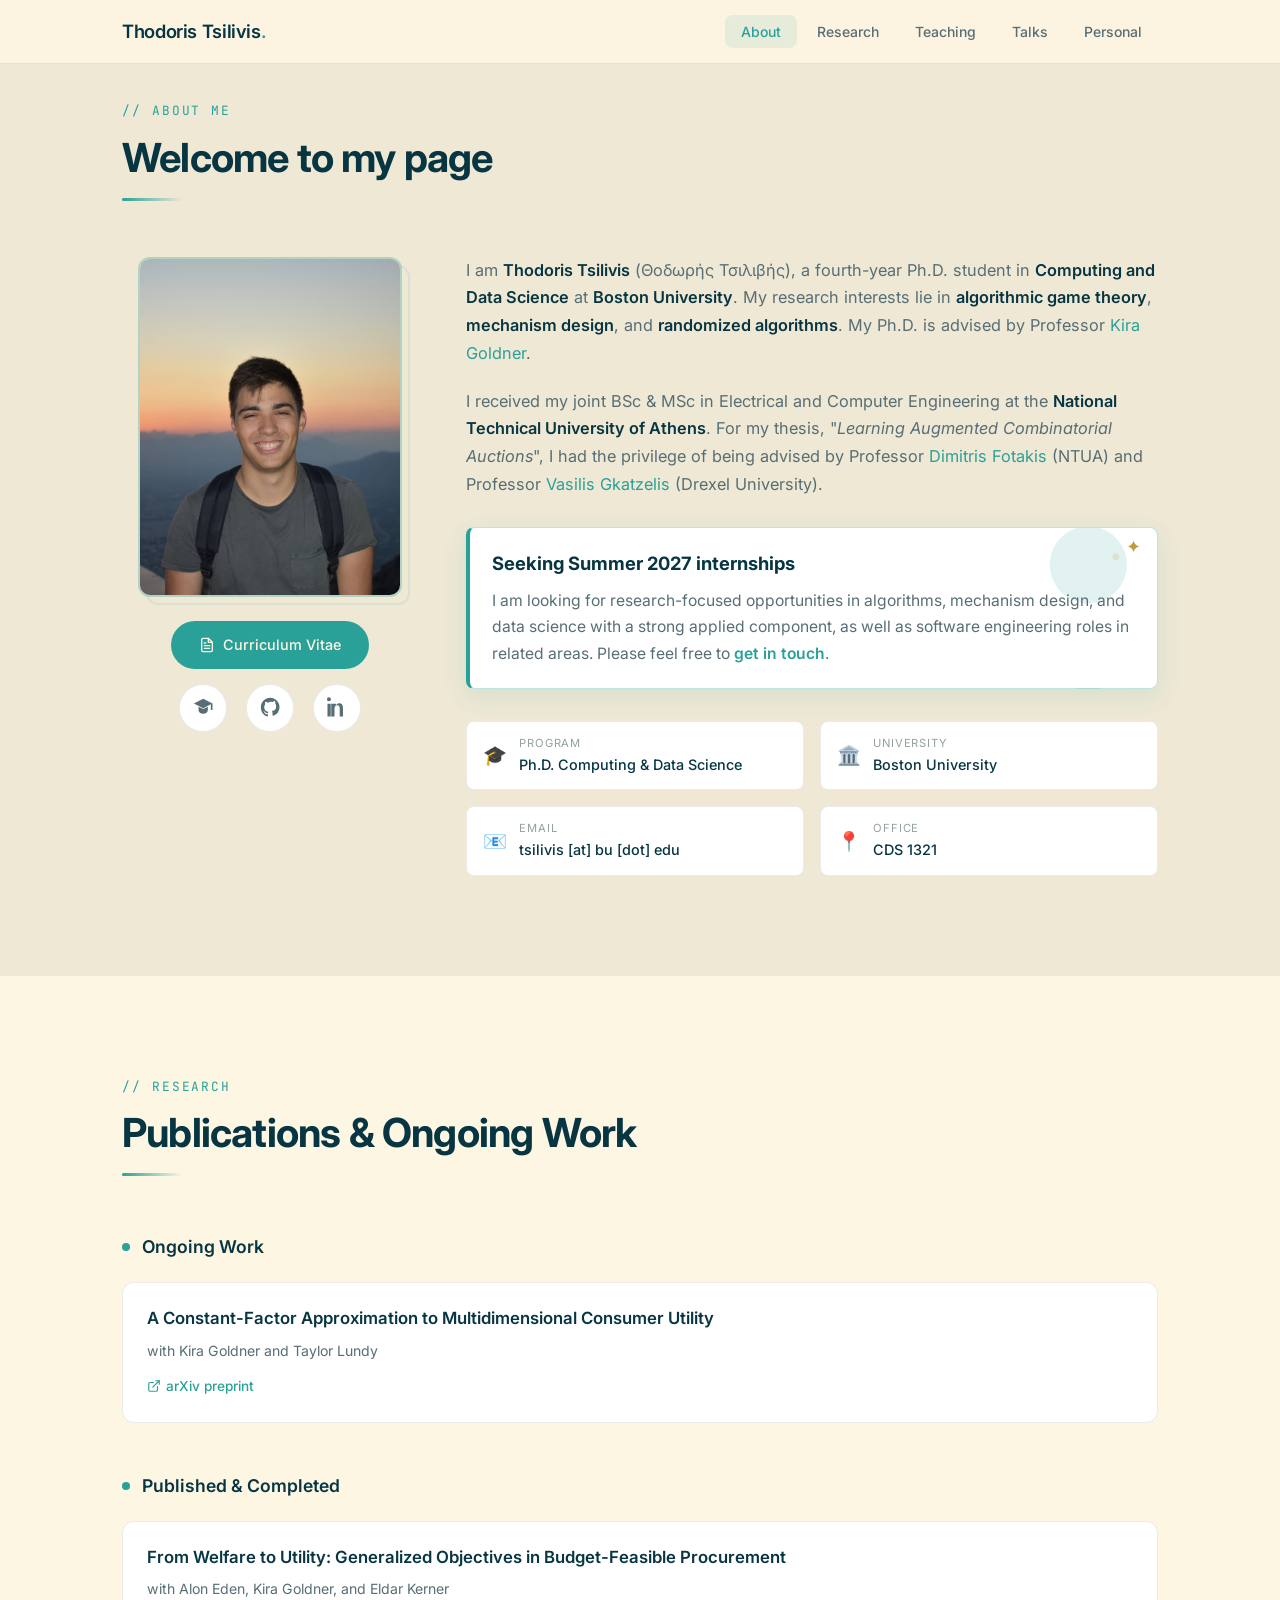
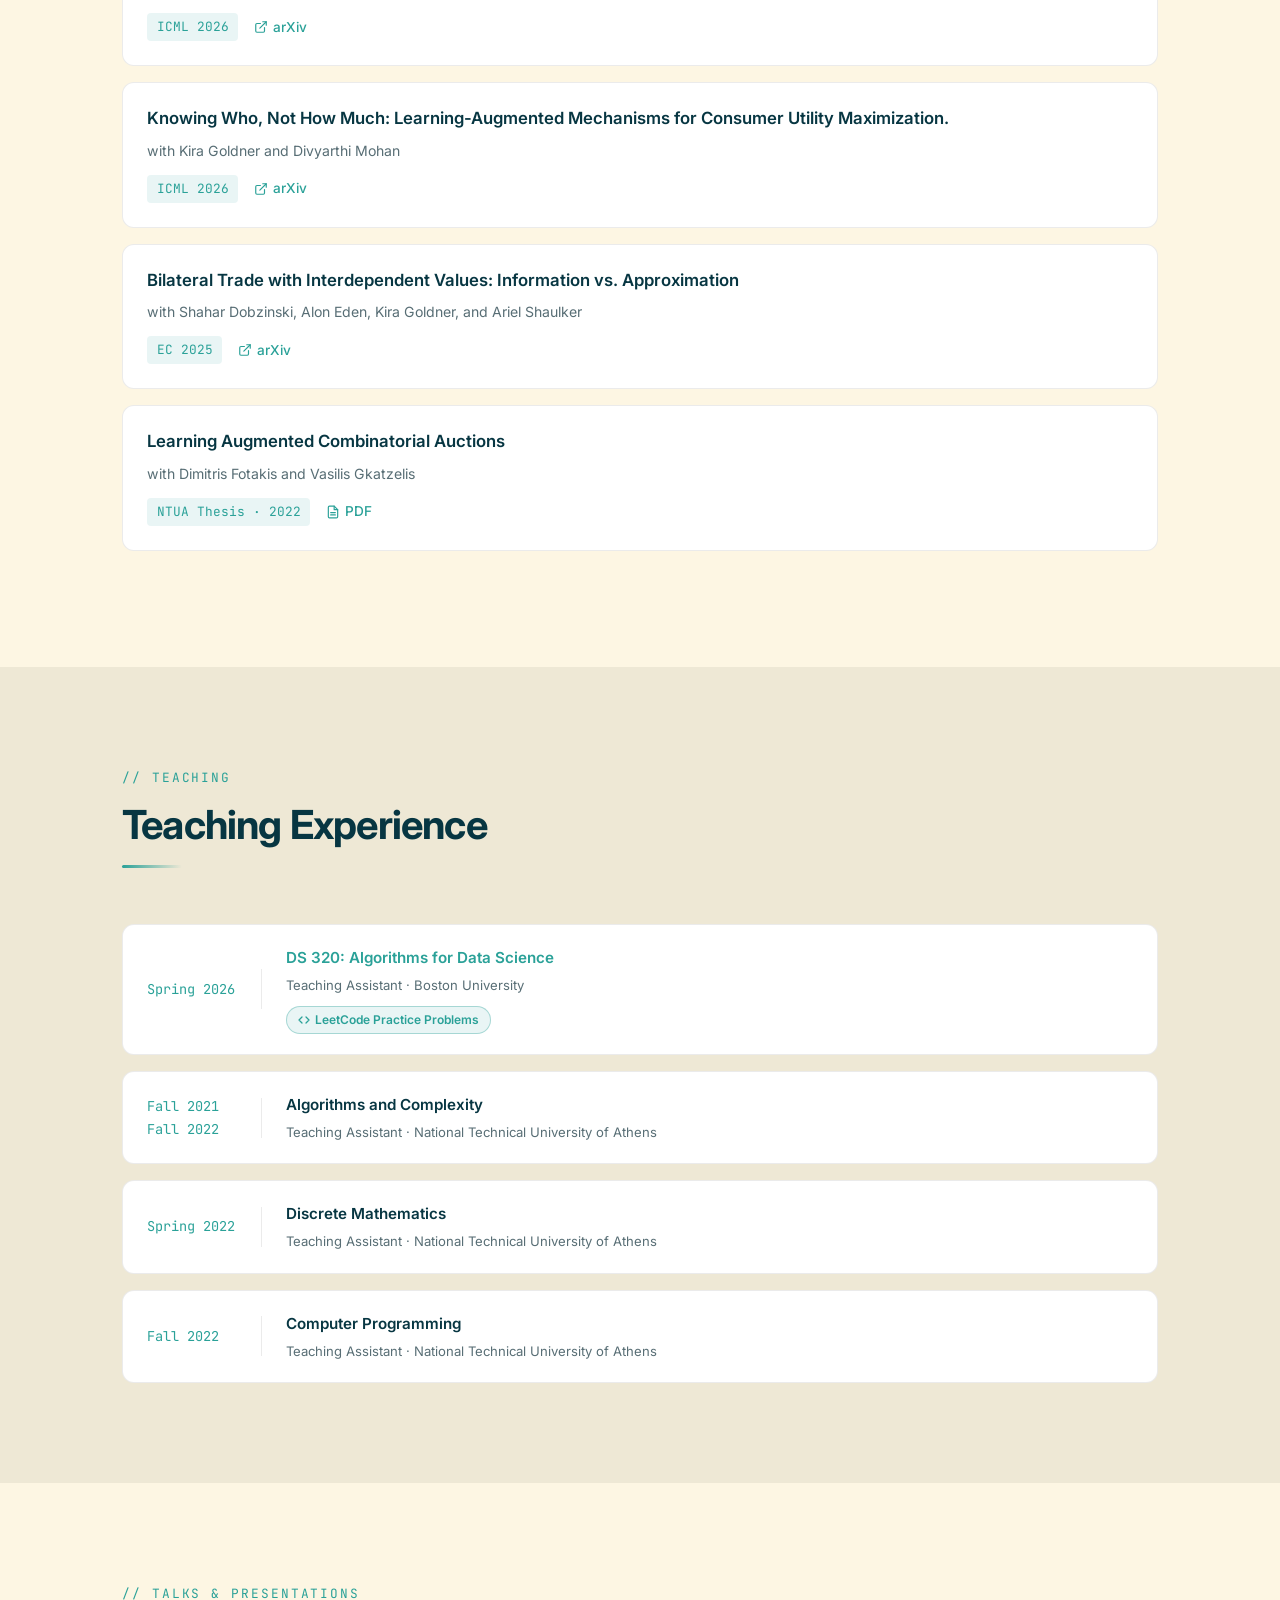
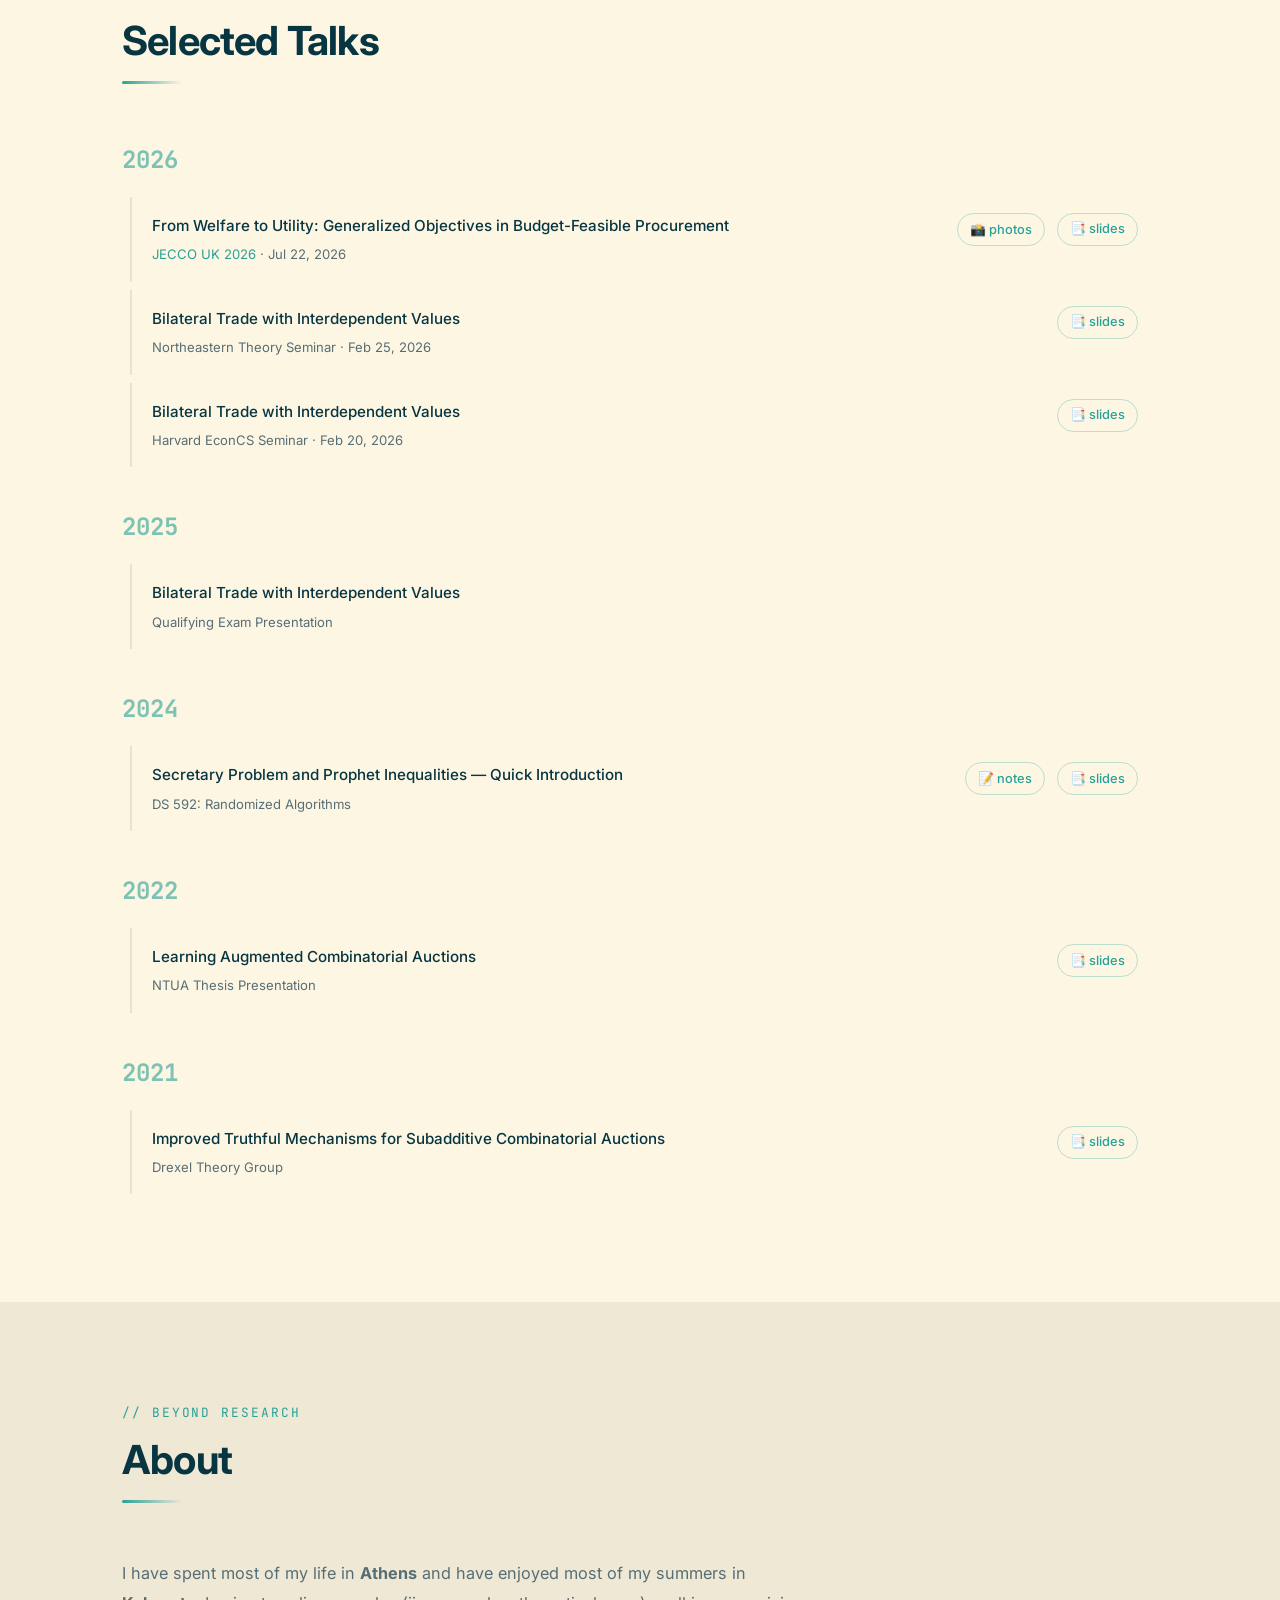
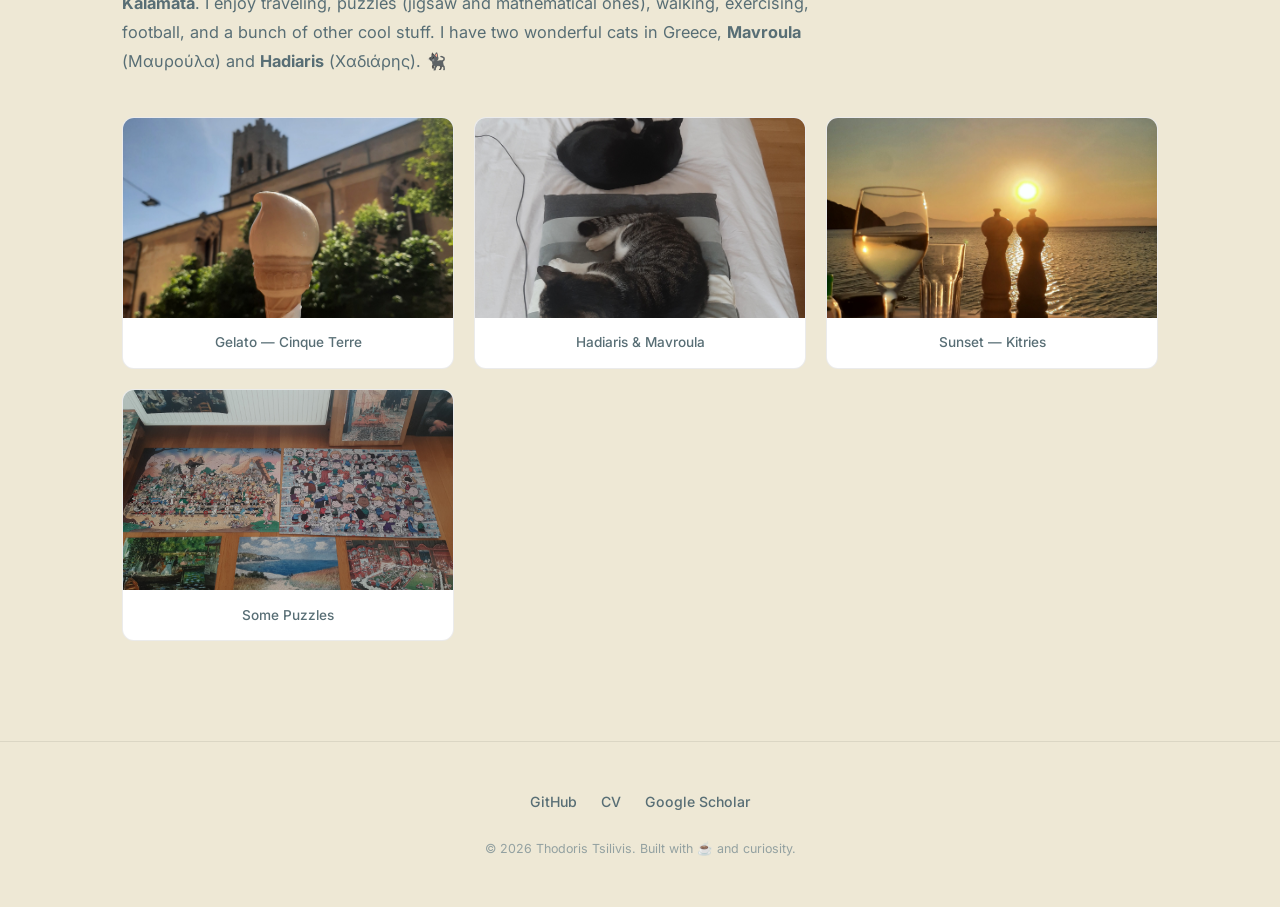
<file: index.html>
<!DOCTYPE html>
<html lang="en">

<head>
  <meta charset="UTF-8" />
  <meta name="viewport" content="width=device-width, initial-scale=1.0" />

  <!-- SEO -->
  <title>Thodoris Tsilivis — PhD Student, Boston University</title>
  <meta name="description"
    content="Thodoris Tsilivis (Θοδωρής Τσιλιβής) — PhD student in Computing and Data Science at Boston University. Research in algorithmic game theory, mechanism design, and randomized algorithms." />
  <meta name="keywords"
    content="Thodoris Tsilivis, PhD, Boston University, algorithmic game theory, mechanism design, randomized algorithms, computer science" />
  <meta name="author" content="Thodoris Tsilivis" />

  <!-- Open Graph -->
  <meta property="og:title" content="Thodoris Tsilivis — PhD Student, Boston University" />
  <meta property="og:description"
    content="PhD student in Computing and Data Science at Boston University. Research in algorithmic game theory, mechanism design, and randomized algorithms." />
  <meta property="og:type" content="website" />
  <meta property="og:url" content="https://tsiliii.github.io" />

  <!-- Favicon -->
  <link rel="icon"
    href="data:image/svg+xml,<svg xmlns='http://www.w3.org/2000/svg' viewBox='0 0 100 100'><rect width='100' height='100' rx='20' fill='%232aa198'/><text x='50%' y='50%' dominant-baseline='central' text-anchor='middle' font-family='sans-serif' font-size='60' font-weight='bold' fill='white'>T</text></svg>" />

  <!-- Styles -->
  <link rel="stylesheet" href="styles.css" />
</head>

<body>

  <!-- ==================== NAVIGATION ==================== -->
  <nav class="nav" id="nav">
    <div class="nav__inner">
      <a href="#about" class="nav__brand">Thodoris Tsilivis<span>.</span></a>
      <ul class="nav__links" id="navLinks">
        <li><a href="#about">About</a></li>
        <li><a href="#research">Research</a></li>
        <li><a href="#teaching">Teaching</a></li>
        <li><a href="#presentations">Talks</a></li>
        <li><a href="#personal">Personal</a></li>
      </ul>
      <button class="nav__hamburger" id="hamburger" aria-label="Toggle navigation">
        <span></span>
        <span></span>
        <span></span>
      </button>
    </div>
  </nav>



  <!-- ==================== ABOUT ==================== -->
  <section class="section section--alt" id="about">
    <div class="container">
      <div class="section__header reveal">
        <span class="section__label">// about me</span>
        <h2 class="section__title">Welcome to my page</h2>
        <div class="section__divider"></div>
      </div>

      <div class="about__grid reveal">
        <!-- Photo -->
        <div style="display: flex; flex-direction: column; align-items: center; margin-left: 1rem;">
          <div class="about__photo-wrapper">
            <img src="assets/profile.jpg" alt="Thodoris Tsilivis" class="about__photo" />
          </div>
          <div style="margin-top: 1.5rem;">
            <a href="assets/cv.pdf" class="btn btn--primary" target="_blank" rel="noopener">
              <svg width="16" height="16" viewBox="0 0 24 24" fill="none" stroke="currentColor" stroke-width="2"
                stroke-linecap="round" stroke-linejoin="round">
                <path d="M14 2H6a2 2 0 0 0-2 2v16a2 2 0 0 0 2 2h12a2 2 0 0 0 2-2V8z" />
                <polyline points="14 2 14 8 20 8" />
                <line x1="16" y1="13" x2="8" y2="13" />
                <line x1="16" y1="17" x2="8" y2="17" />
                <polyline points="10 9 9 9 8 9" />
              </svg>
              Curriculum Vitae
            </a>
          </div>
          <div class="profile__social-links" aria-label="Professional links">
            <a href="https://scholar.google.com/citations?user=tx36ugQAAAAJ&amp;hl=en" target="_blank" rel="noopener" aria-label="Google Scholar" title="Google Scholar">
              <svg viewBox="0 0 24 24" aria-hidden="true">
                <path fill="currentColor" d="m12 3-10 5 10 5 8.2-4.1V15H22V8L12 3Zm-5 8.4V15c0 2.2 2.24 4 5 4s5-1.8 5-4v-3.6l-5 2.5-5-2.5Z" />
              </svg>
            </a>
            <a href="https://github.com/Tsiliii" target="_blank" rel="noopener" aria-label="GitHub" title="GitHub">
              <svg viewBox="0 0 24 24" aria-hidden="true">
                <path fill="currentColor" d="M12 2C6.48 2 2 6.58 2 12.23c0 4.52 2.87 8.35 6.84 9.71.5.1.68-.22.68-.49 0-.24-.01-1.05-.01-1.9-2.78.62-3.37-1.2-3.37-1.2-.45-1.19-1.11-1.5-1.11-1.5-.91-.64.07-.63.07-.63 1 .07 1.54 1.06 1.54 1.06.9 1.57 2.35 1.12 2.92.86.09-.67.35-1.12.64-1.38-2.22-.26-4.56-1.15-4.56-5.1 0-1.13.39-2.05 1.04-2.78-.1-.27-.45-1.32.1-2.75 0 0 .85-.28 2.75 1.06A9.3 9.3 0 0 1 12 6.1c.85 0 1.7.12 2.5.35 1.9-1.34 2.75-1.06 2.75-1.06.55 1.43.2 2.48.1 2.75.65.73 1.04 1.65 1.04 2.78 0 3.96-2.35 4.83-4.58 5.09.36.32.68.94.68 1.9 0 1.37-.01 2.47-.01 2.81 0 .27.18.6.69.49A10.24 10.24 0 0 0 22 12.23C22 6.58 17.52 2 12 2Z" />
              </svg>
            </a>
            <a href="https://www.linkedin.com/in/thodoris-tsilivis-703285179/" target="_blank" rel="noopener" aria-label="LinkedIn" title="LinkedIn">
              <svg viewBox="0 0 24 24" aria-hidden="true">
                <path fill="currentColor" d="M5.34 3.5A2.17 2.17 0 1 1 1 3.5a2.17 2.17 0 0 1 4.34 0ZM1.58 8.2h3.5V22h-3.5V8.2ZM7.27 8.2h3.36v1.88h.05c.47-.89 1.61-2.25 3.32-2.25 3.55 0 4.2 2.34 4.2 5.38V22h-3.5v-7.8c0-1.86-.04-4.25-2.59-4.25-2.59 0-2.99 2.02-2.99 4.12V22h-3.5V8.2Z" />
              </svg>
            </a>
          </div>
        </div>

        <!-- Bio -->
        <div class="about__bio">
          <p>
            I am <strong>Thodoris Tsilivis</strong> (Θοδωρής Τσιλιβής), a fourth-year Ph.D. student in
            <strong>Computing and Data Science</strong> at <strong>Boston University</strong>. My research
            interests lie in <strong>algorithmic game theory</strong>, <strong>mechanism design</strong>,
            and <strong>randomized algorithms</strong>. My Ph.D. is advised by
            Professor <a href="https://www.kiragoldner.com/" target="_blank" rel="noopener">Kira Goldner</a>.
          </p>
          <p>
            I received my joint BSc &amp; MSc in Electrical and Computer Engineering at the
            <strong>National Technical University of Athens</strong>. For my thesis,
            "<em>Learning Augmented Combinatorial Auctions</em>", I had the privilege of being advised by
            Professor <a href="http://www.softlab.ntua.gr/~fotakis/" target="_blank" rel="noopener">Dimitris
              Fotakis</a>
            (NTUA) and Professor <a href="https://www.cs.drexel.edu/~gkatz/" target="_blank" rel="noopener">Vasilis
              Gkatzelis</a>
            (Drexel University).
          </p>

          <aside class="availability" aria-label="Internship availability">
            <h3>Seeking Summer 2027 internships</h3>
            <p>
              I am looking for research-focused opportunities in algorithms, mechanism design, and data science with 
              a strong applied component, as well as software engineering roles in related areas.
              Please feel free to <a href="mailto:tsilivis@bu.edu">get in touch</a>.
            </p>
          </aside>

          <div class="about__details">
            <div class="about__detail">
              <span class="about__detail-icon">🎓</span>
              <div class="about__detail-content">
                <span class="about__detail-label">Program</span>
                <span class="about__detail-value">Ph.D. Computing & Data Science</span>
              </div>
            </div>
            <div class="about__detail">
              <span class="about__detail-icon">🏛️</span>
              <div class="about__detail-content">
                <span class="about__detail-label">University</span>
                <span class="about__detail-value">Boston University</span>
              </div>
            </div>
            <div class="about__detail">
              <span class="about__detail-icon">📧</span>
              <div class="about__detail-content">
                <span class="about__detail-label">Email</span>
                <span class="about__detail-value">tsilivis [at] bu [dot] edu</span>
              </div>
            </div>
            <div class="about__detail">
              <span class="about__detail-icon">📍</span>
              <div class="about__detail-content">
                <span class="about__detail-label">Office</span>
                <span class="about__detail-value">CDS 1321</span>
              </div>
            </div>
          </div>
        </div>
      </div>
    </div>
  </section>

  <!-- ==================== RESEARCH ==================== -->
  <section class="section" id="research">
    <div class="container">
      <div class="section__header reveal">
        <span class="section__label">// research</span>
        <h2 class="section__title">Publications &amp; Ongoing Work</h2>
        <div class="section__divider"></div>
      </div>


      <!-- Ongoing -->
      <div class="research__category reveal">
        <h3 class="research__category-title">Ongoing Work</h3>

        <div class="paper-card">
          <h4 class="paper-card__title">A Constant-Factor Approximation to Multidimensional Consumer Utility</h4>
          <p class="paper-card__authors">with Kira Goldner and Taylor Lundy</p>
          <div class="paper-card__meta">
            <a class="paper-card__link" href="https://arxiv.org/abs/2610.10516" target="_blank" rel="noopener">
              <svg viewBox="0 0 24 24" fill="none" stroke="currentColor" stroke-width="2" stroke-linecap="round"
                stroke-linejoin="round">
                <path d="M18 13v6a2 2 0 0 1-2 2H5a2 2 0 0 1-2-2V8a2 2 0 0 1 2-2h6" />
                <polyline points="15 3 21 3 21 9" />
                <line x1="10" y1="14" x2="21" y2="3" />
              </svg>
              arXiv preprint
            </a>
          </div>
        </div>
      </div>

      <!-- Published -->
      <div class="research__category reveal">
        <h3 class="research__category-title">Published &amp; Completed</h3>

        <div class="paper-card">
          <h4 class="paper-card__title">From Welfare to Utility: Generalized Objectives in Budget-Feasible Procurement
          </h4>
          <p class="paper-card__authors">with Alon Eden, Kira Goldner, and Eldar Kerner</p>
          <div class="paper-card__meta">
            <span class="paper-card__venue">ICML 2026</span>
              <a class="paper-card__link" href="https://arxiv.org/abs/2607.00101" target="_blank" rel="noopener">
              <svg viewBox="0 0 24 24" fill="none" stroke="currentColor" stroke-width="2" stroke-linecap="round"
                stroke-linejoin="round">
                <path d="M18 13v6a2 2 0 0 1-2 2H5a2 2 0 0 1-2-2V8a2 2 0 0 1 2-2h6" />
                <polyline points="15 3 21 3 21 9" />
                <line x1="10" y1="14" x2="21" y2="3" />
              </svg>
              arXiv
            </a>
          </div>
        </div>

       <div class="paper-card">
          <h4 class="paper-card__title">Knowing Who, Not How Much: Learning-Augmented Mechanisms for Consumer Utility
            Maximization.</h4>
          <p class="paper-card__authors">with Kira Goldner and Divyarthi Mohan</p>
          <div class="paper-card__meta">
            <span class="paper-card__venue">ICML 2026</span>
              <a class="paper-card__link" href="https://arxiv.org/abs/2607.00175" target="_blank" rel="noopener">
              <svg viewBox="0 0 24 24" fill="none" stroke="currentColor" stroke-width="2" stroke-linecap="round"
                stroke-linejoin="round">
                <path d="M18 13v6a2 2 0 0 1-2 2H5a2 2 0 0 1-2-2V8a2 2 0 0 1 2-2h6" />
                <polyline points="15 3 21 3 21 9" />
                <line x1="10" y1="14" x2="21" y2="3" />
              </svg>
              arXiv
            </a>
          </div>
        </div>

        <div class="paper-card">
          <h4 class="paper-card__title">Bilateral Trade with Interdependent Values: Information vs. Approximation</h4>
          <p class="paper-card__authors">with Shahar Dobzinski, Alon Eden, Kira Goldner, and Ariel Shaulker</p>
          <div class="paper-card__meta">
            <span class="paper-card__venue">EC 2025</span>
            <a class="paper-card__link" href="https://arxiv.org/abs/2506.23896" target="_blank" rel="noopener">
              <svg viewBox="0 0 24 24" fill="none" stroke="currentColor" stroke-width="2" stroke-linecap="round"
                stroke-linejoin="round">
                <path d="M18 13v6a2 2 0 0 1-2 2H5a2 2 0 0 1-2-2V8a2 2 0 0 1 2-2h6" />
                <polyline points="15 3 21 3 21 9" />
                <line x1="10" y1="14" x2="21" y2="3" />
              </svg>
              arXiv
            </a>
          </div>
        </div>

        <div class="paper-card">
          <h4 class="paper-card__title">Learning Augmented Combinatorial Auctions</h4>
          <p class="paper-card__authors">with Dimitris Fotakis and Vasilis Gkatzelis</p>
          <div class="paper-card__meta">
            <span class="paper-card__venue">NTUA Thesis · 2022</span>
            <a class="paper-card__link" href="assets/thesis.pdf" target="_blank" rel="noopener">
              <svg viewBox="0 0 24 24" fill="none" stroke="currentColor" stroke-width="2" stroke-linecap="round"
                stroke-linejoin="round">
                <path d="M14 2H6a2 2 0 0 0-2 2v16a2 2 0 0 0 2 2h12a2 2 0 0 0 2-2V8z" />
                <polyline points="14 2 14 8 20 8" />
                <line x1="16" y1="13" x2="8" y2="13" />
                <line x1="16" y1="17" x2="8" y2="17" />
              </svg>
              PDF
            </a>
          </div>
        </div>
      </div>
    </div>
  </section>

  <!-- ==================== TEACHING ==================== -->
  <section class="section section--alt" id="teaching">
    <div class="container">
      <div class="section__header reveal">
        <span class="section__label">// teaching</span>
        <h2 class="section__title">Teaching Experience</h2>
        <div class="section__divider"></div>
      </div>

      <div class="teaching__list reveal">
        <div class="teaching-card">
          <span class="teaching-card__year">Spring 2026</span>
          <div class="teaching-card__divider"></div>
          <div class="teaching-card__info">
            <div class="teaching-card__name">
              <a href="https://www.kiragoldner.com/teaching/DS320/index.html" target="_blank" rel="noopener">DS 320:
                Algorithms for Data Science</a>
            </div>
            <div class="teaching-card__role">Teaching Assistant · Boston University</div>
            <div style="margin-top: 0.6rem;">
              <a href="ds320-practice/" style="
                display: inline-flex; align-items: center; gap: 5px;
                font-size: 0.75rem; font-weight: 600;
                color: #2aa198; background: rgba(42,161,152,0.1);
                border: 1px solid rgba(42,161,152,0.35);
                border-radius: 100px; padding: 3px 11px;
                text-decoration: none; transition: background 0.18s, border-color 0.18s;
                font-family: 'Inter', sans-serif;
              " onmouseover="this.style.background='rgba(42,161,152,0.18)';this.style.borderColor='rgba(42,161,152,0.6)'"
                onmouseout="this.style.background='rgba(42,161,152,0.1)';this.style.borderColor='rgba(42,161,152,0.35)'">
                <svg width="12" height="12" viewBox="0 0 24 24" fill="none" stroke="currentColor" stroke-width="2.5"
                  stroke-linecap="round" stroke-linejoin="round">
                  <polyline points="16 18 22 12 16 6"></polyline>
                  <polyline points="8 6 2 12 8 18"></polyline>
                </svg>
                LeetCode Practice Problems
              </a>
            </div>
          </div>
        </div>

        <div class="teaching-card">
          <span class="teaching-card__year">Fall 2021<br>Fall 2022</span>
          <div class="teaching-card__divider"></div>
          <div class="teaching-card__info">
            <div class="teaching-card__name">Algorithms and Complexity</div>
            <div class="teaching-card__role">Teaching Assistant · National Technical University of Athens</div>
          </div>
        </div>

        <div class="teaching-card">
          <span class="teaching-card__year">Spring 2022</span>
          <div class="teaching-card__divider"></div>
          <div class="teaching-card__info">
            <div class="teaching-card__name">Discrete Mathematics</div>
            <div class="teaching-card__role">Teaching Assistant · National Technical University of Athens</div>
          </div>
        </div>

        <div class="teaching-card">
          <span class="teaching-card__year">Fall 2022</span>
          <div class="teaching-card__divider"></div>
          <div class="teaching-card__info">
            <div class="teaching-card__name">Computer Programming</div>
            <div class="teaching-card__role">Teaching Assistant · National Technical University of Athens</div>
          </div>
        </div>
      </div>
    </div>
  </section>

  <!-- ==================== PRESENTATIONS ==================== -->
  <section class="section" id="presentations">
    <div class="container">
      <div class="section__header reveal">
        <span class="section__label">// talks &amp; presentations</span>
        <h2 class="section__title">Selected Talks</h2>
        <div class="section__divider"></div>
      </div>

      <!-- 2026 -->
      <div class="presentations__year-group reveal">
        <div class="presentations__year">2026</div>

        <div class="presentation-item">
          <div class="presentation-item__content">
            <div class="presentation-item__title">From Welfare to Utility: Generalized Objectives in Budget-Feasible Procurement</div>
            <div class="presentation-item__venue"><a href="https://jecco2026.gitlab.io/" target="_blank" rel="noopener">JECCO UK 2026</a> · Jul 22, 2026</div>
          </div>
          <div class="presentation-item__links">
            <button type="button" class="presentation-item__photos" data-talk-gallery="jecco-2026" hidden>📸 photos</button>
            <a href="assets/slides/budget-jecco-2026.pdf" target="_blank" rel="noopener">📑 slides</a>
          </div>
        </div>


        <div class="presentation-item">
          <div class="presentation-item__content">
            <div class="presentation-item__title">Bilateral Trade with Interdependent Values</div>
            <div class="presentation-item__venue">Northeastern Theory Seminar · Feb 25, 2026</div>
          </div>
          <div class="presentation-item__links">
            <a href="assets/slides/bilateral-trade-northeastern-2026.pdf" target="_blank" rel="noopener">📑 slides</a>
          </div>
        </div>

        <div class="presentation-item">
          <div class="presentation-item__content">
            <div class="presentation-item__title">Bilateral Trade with Interdependent Values</div>
            <div class="presentation-item__venue">Harvard EconCS Seminar · Feb 20, 2026</div>
          </div>
          <div class="presentation-item__links">
            <a href="assets/slides/bilateral-trade-harvard-2026.pdf" target="_blank" rel="noopener">📑 slides</a>
          </div>
        </div>
      </div>

      <!-- 2025 -->
      <div class="presentations__year-group reveal">
        <div class="presentations__year">2025</div>

        <div class="presentation-item">
          <div class="presentation-item__content">
            <div class="presentation-item__title">Bilateral Trade with Interdependent Values</div>
            <div class="presentation-item__venue">Qualifying Exam Presentation</div>
          </div>
        </div>
      </div>

      <!-- 2024 -->
      <div class="presentations__year-group reveal">
        <div class="presentations__year">2024</div>

        <div class="presentation-item">
          <div class="presentation-item__content">
            <div class="presentation-item__title">Secretary Problem and Prophet Inequalities — Quick Introduction</div>
            <div class="presentation-item__venue">DS 592: Randomized Algorithms</div>
          </div>
          <div class="presentation-item__links">
            <a href="assets/notes/prophet-secretary-2024.pdf" target="_blank" rel="noopener">📝 notes</a>
            <a href="assets/slides/secretary-prophet-2024.pdf" target="_blank" rel="noopener">📑 slides</a>
          </div>
        </div>
      </div>

      <!-- 2022 -->
      <div class="presentations__year-group reveal">
        <div class="presentations__year">2022</div>

        <div class="presentation-item">
          <div class="presentation-item__content">
            <div class="presentation-item__title">Learning Augmented Combinatorial Auctions</div>
            <div class="presentation-item__venue">NTUA Thesis Presentation</div>
          </div>
          <div class="presentation-item__links">
            <a href="assets/slides/thesis-2022.pdf" target="_blank" rel="noopener">📑 slides</a>
          </div>
        </div>
      </div>

      <!-- 2021 -->
      <div class="presentations__year-group reveal">
        <div class="presentations__year">2021</div>

        <div class="presentation-item">
          <div class="presentation-item__content">
            <div class="presentation-item__title">Improved Truthful Mechanisms for Subadditive Combinatorial Auctions
            </div>
            <div class="presentation-item__venue">Drexel Theory Group</div>
          </div>
          <div class="presentation-item__links">
            <a href="assets/slides/subadditive-drexel-2021.pdf" target="_blank" rel="noopener">📑 slides</a>
          </div>
        </div>
      </div>

    </div>
  </section>

  <div class="talk-gallery-data" hidden aria-hidden="true">
    <div class="talk-gallery-data__set" data-talk-gallery-set="jecco-2026">
      <a
        href="assets/talks/jecco-2026/01-group-photo.jpeg"
        data-caption="JECCO UK 2026 group photo"
        data-alt="Group photo at JECCO UK 2026"
      ></a>
      <a
        href="assets/talks/jecco-2026/02-talk-photo.jpeg"
        data-caption="Presenting at JECCO UK 2026"
        data-alt="Presenting at JECCO UK 2026"
      ></a>
      <a
        href="assets/talks/jecco-2026/03-talk-slide-photo.jpeg"
        data-caption="Presenting the budget-feasible procurement talk at JECCO UK 2026"
        data-alt="Giving the talk at JECCO UK 2026"
      ></a>
      <a
        href="assets/talks/jecco-2026/04-quad-lawn.jpeg"
        data-caption="Oxford college quad during JECCO UK 2026"
        data-alt="Oxford college quad during JECCO UK 2026"
      ></a>
      <a
        href="assets/talks/jecco-2026/05-college-building.jpeg"
        data-caption="College building in Oxford during JECCO UK 2026"
        data-alt="College building in Oxford during JECCO UK 2026"
      ></a>
      <a
        href="assets/talks/jecco-2026/06-fountain-courtyard.jpeg"
        data-caption="Fountain courtyard in Oxford during JECCO UK 2026"
        data-alt="Fountain courtyard in Oxford during JECCO UK 2026"
      ></a>
    </div>
  </div>

  <!-- ==================== PERSONAL ==================== -->
  <section class="section section--alt" id="personal">
    <div class="container">
      <div class="section__header reveal">
        <span class="section__label">// beyond research</span>
        <h2 class="section__title">About</h2>
        <div class="section__divider"></div>
      </div>

      <div class="reveal">
        <p class="personal__intro">
          I have spent most of my life in <strong>Athens</strong> and have enjoyed most of my summers in
          <strong>Kalamata</strong>.
          I enjoy traveling, puzzles (jigsaw and mathematical ones), walking, exercising, football, and a bunch of other
          cool stuff.
          I have two wonderful cats in Greece, <strong>Mavroula</strong> (Μαυρούλα) and <strong>Hadiaris</strong>
          (Χαδιάρης). 🐈‍⬛
        </p>
      </div>

      <div class="personal__gallery reveal">
        <div class="gallery-card">
          <img src="assets/gallery/gelato.jpg" alt="Gelato in Cinque Terre" class="gallery-card__image" />
          <div class="gallery-card__caption">Gelato — Cinque Terre</div>
        </div>
        <div class="gallery-card">
          <img src="assets/gallery/cats.jpg" alt="Hadiaris and Mavroula" class="gallery-card__image" />
          <div class="gallery-card__caption">Hadiaris &amp; Mavroula</div>
        </div>
        <div class="gallery-card">
          <img src="assets/gallery/sunset.jpg" alt="Sunset in Kitries" class="gallery-card__image" />
          <div class="gallery-card__caption">Sunset — Kitries</div>
        </div>
        <div class="gallery-card">
          <img src="assets/gallery/puzzles.jpg" alt="Some Puzzles" class="gallery-card__image" />
          <div class="gallery-card__caption">Some Puzzles</div>
        </div>
      </div>
    </div>
  </section>

  <!-- ==================== IMAGE MODAL ==================== -->
  <div id="imageModal" class="modal" role="dialog" aria-modal="true" aria-hidden="true" aria-label="Image preview">
    <button type="button" class="modal__close" aria-label="Close image preview">&times;</button>
    <button type="button" class="modal__nav modal__nav--prev" aria-label="Previous image" hidden>&lsaquo;</button>
    <img class="modal__content" id="modalImage" alt="Enlarged Image" />
    <button type="button" class="modal__nav modal__nav--next" aria-label="Next image" hidden>&rsaquo;</button>
    <div id="modalCounter" class="modal__counter" hidden></div>
    <div id="modalCaption" class="modal__caption"></div>
  </div>

  <!-- ==================== FOOTER ==================== -->
  <footer class="footer">
    <div class="container">
      <div class="footer__links">
        <a href="https://github.com/Tsiliii" target="_blank" rel="noopener">GitHub</a>
        <a href="assets/cv.pdf" target="_blank" rel="noopener">CV</a>
        <a href="https://scholar.google.com/citations?user=tx36ugQAAAAJ&hl=en" target="_blank" rel="noopener">Google
          Scholar</a>
      </div>
      <p class="footer__copy">&copy; 2026 Thodoris Tsilivis. Built with ☕ and curiosity.</p>
    </div>
  </footer>

  <!-- Script -->
  <script src="script.js"></script>
</body>

</html>
</file>
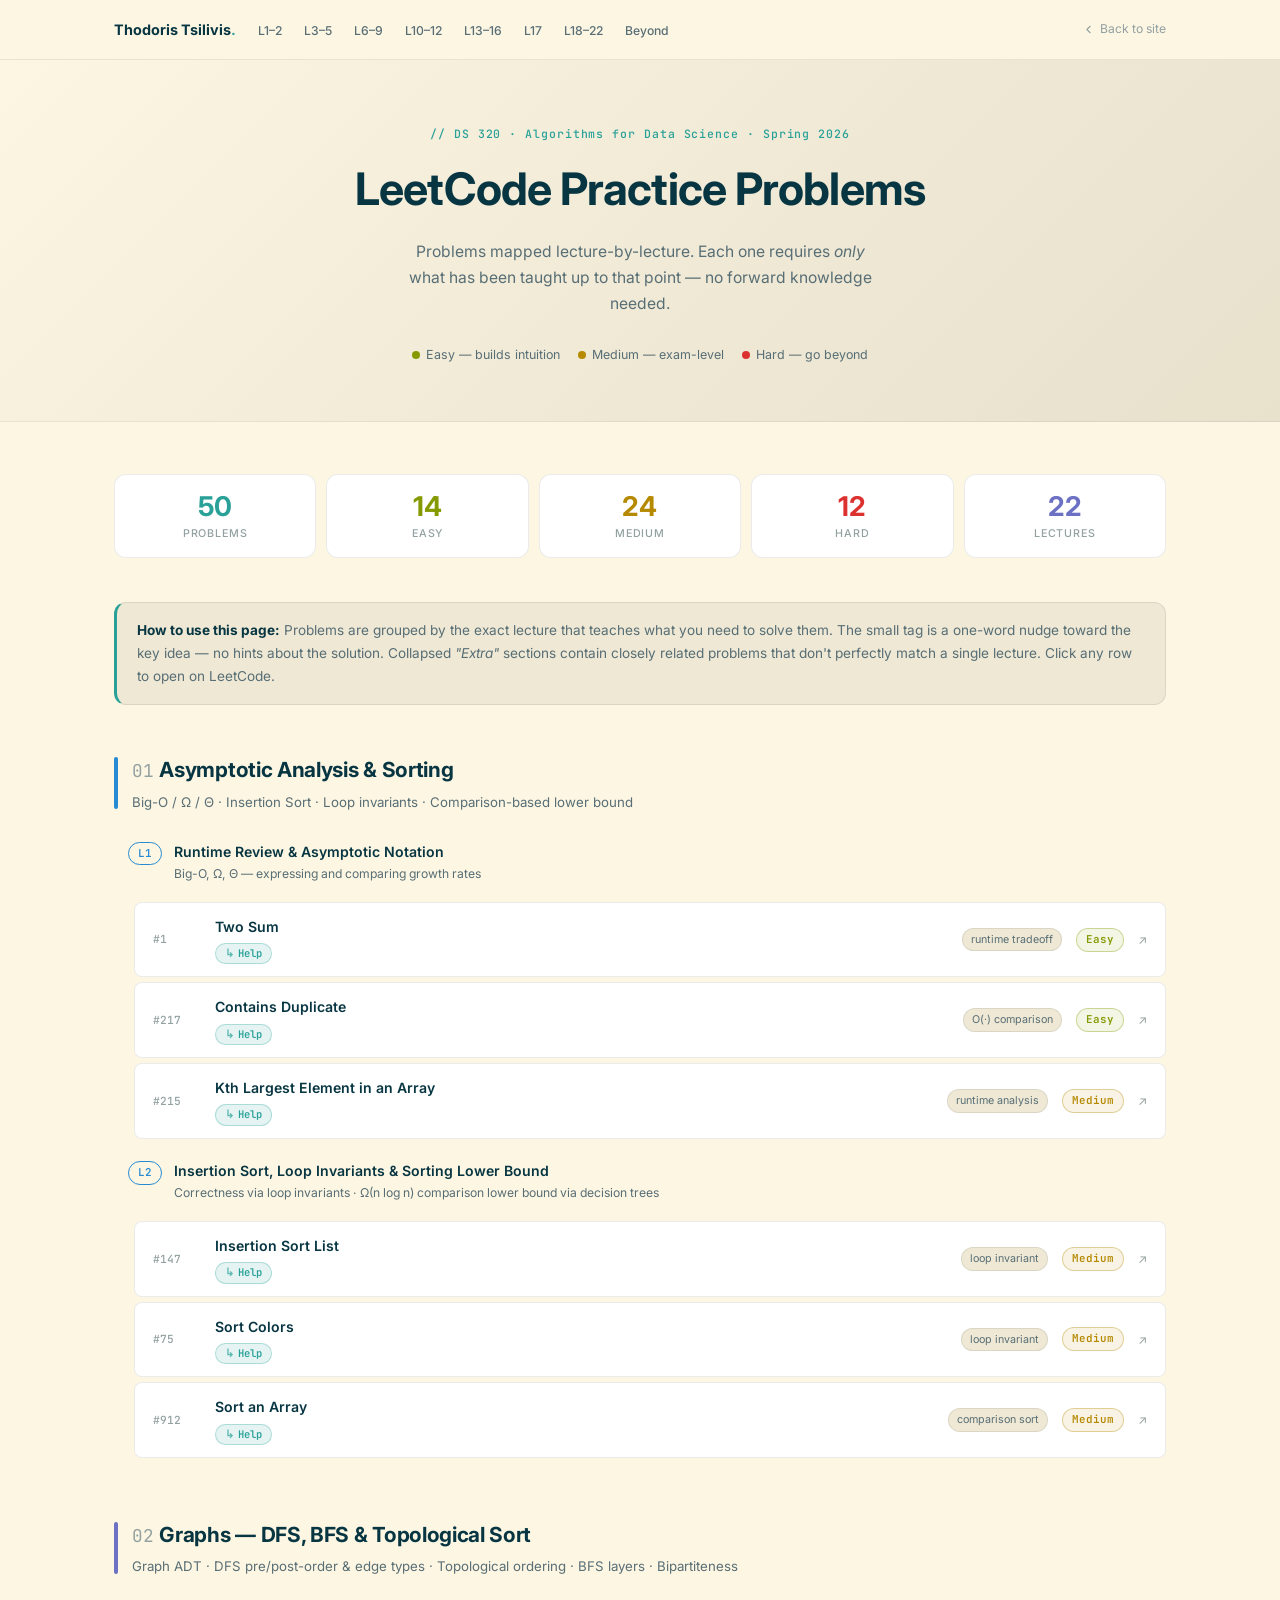
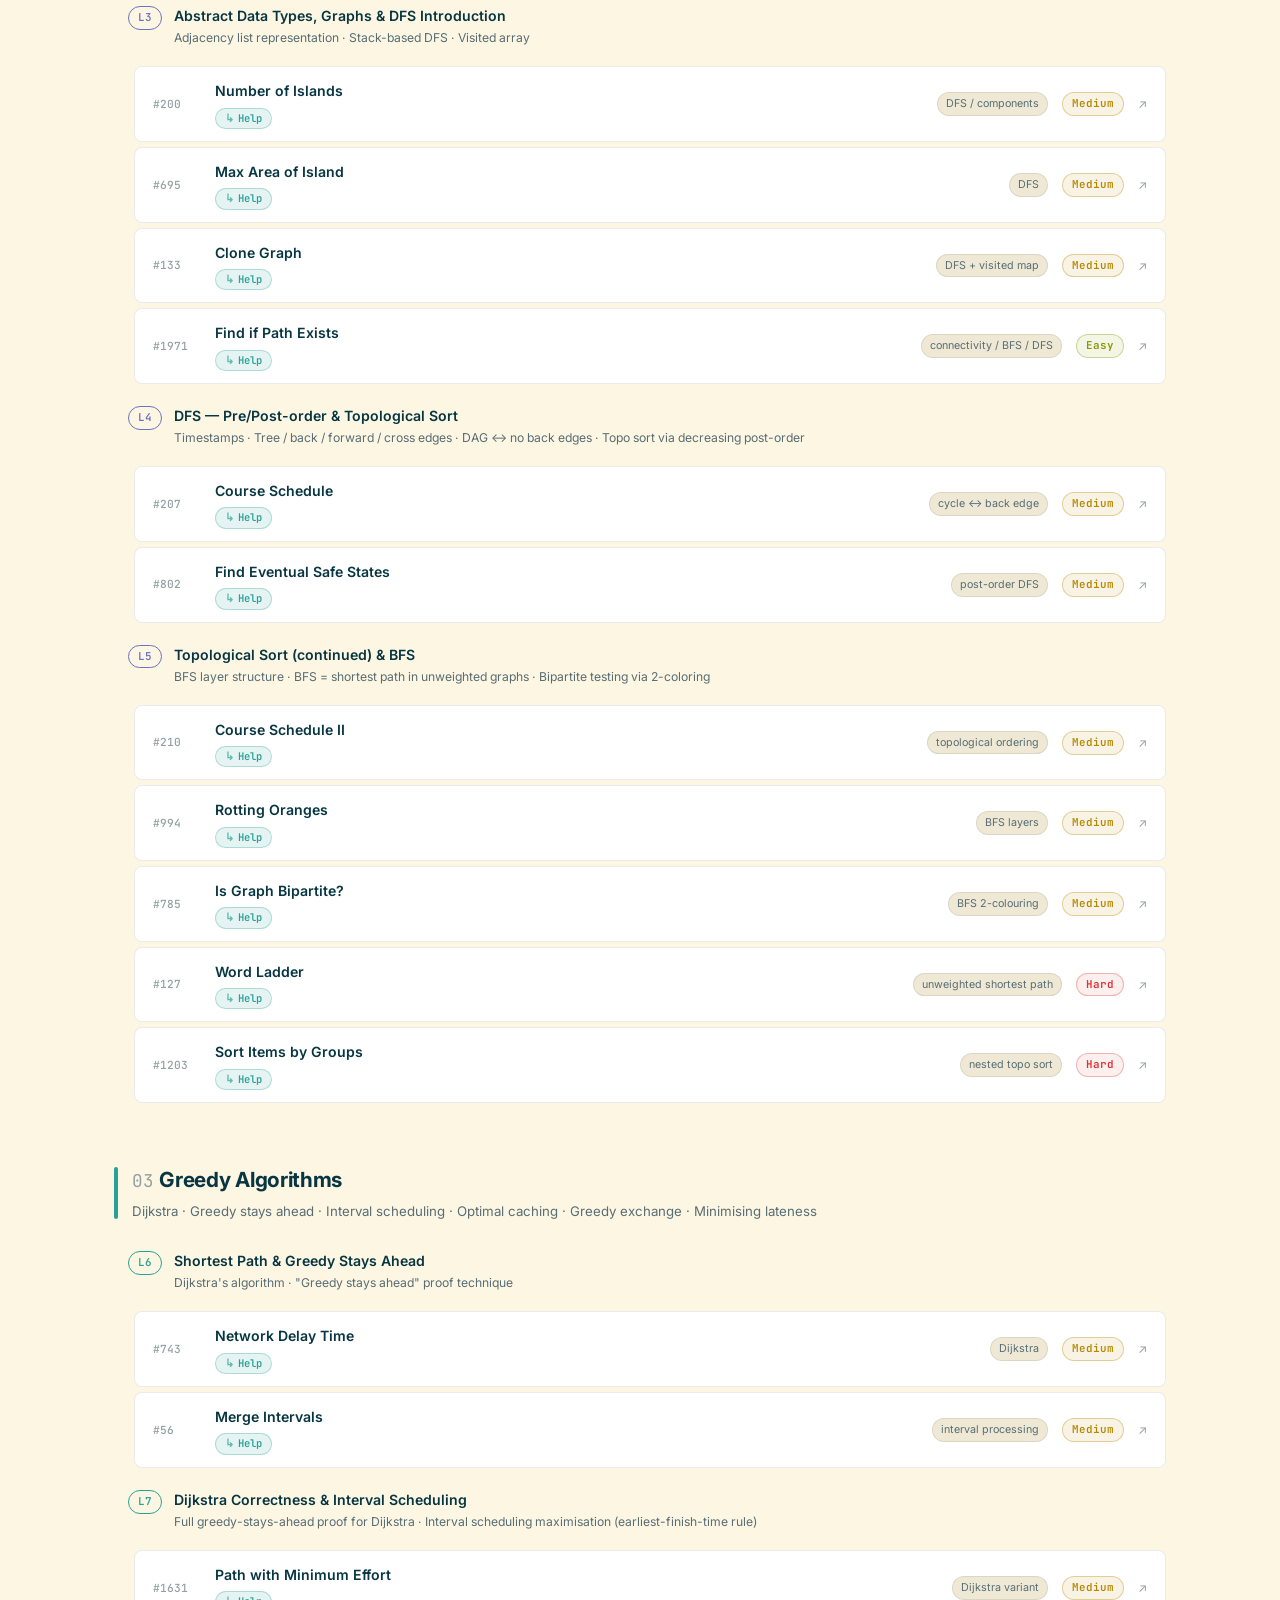
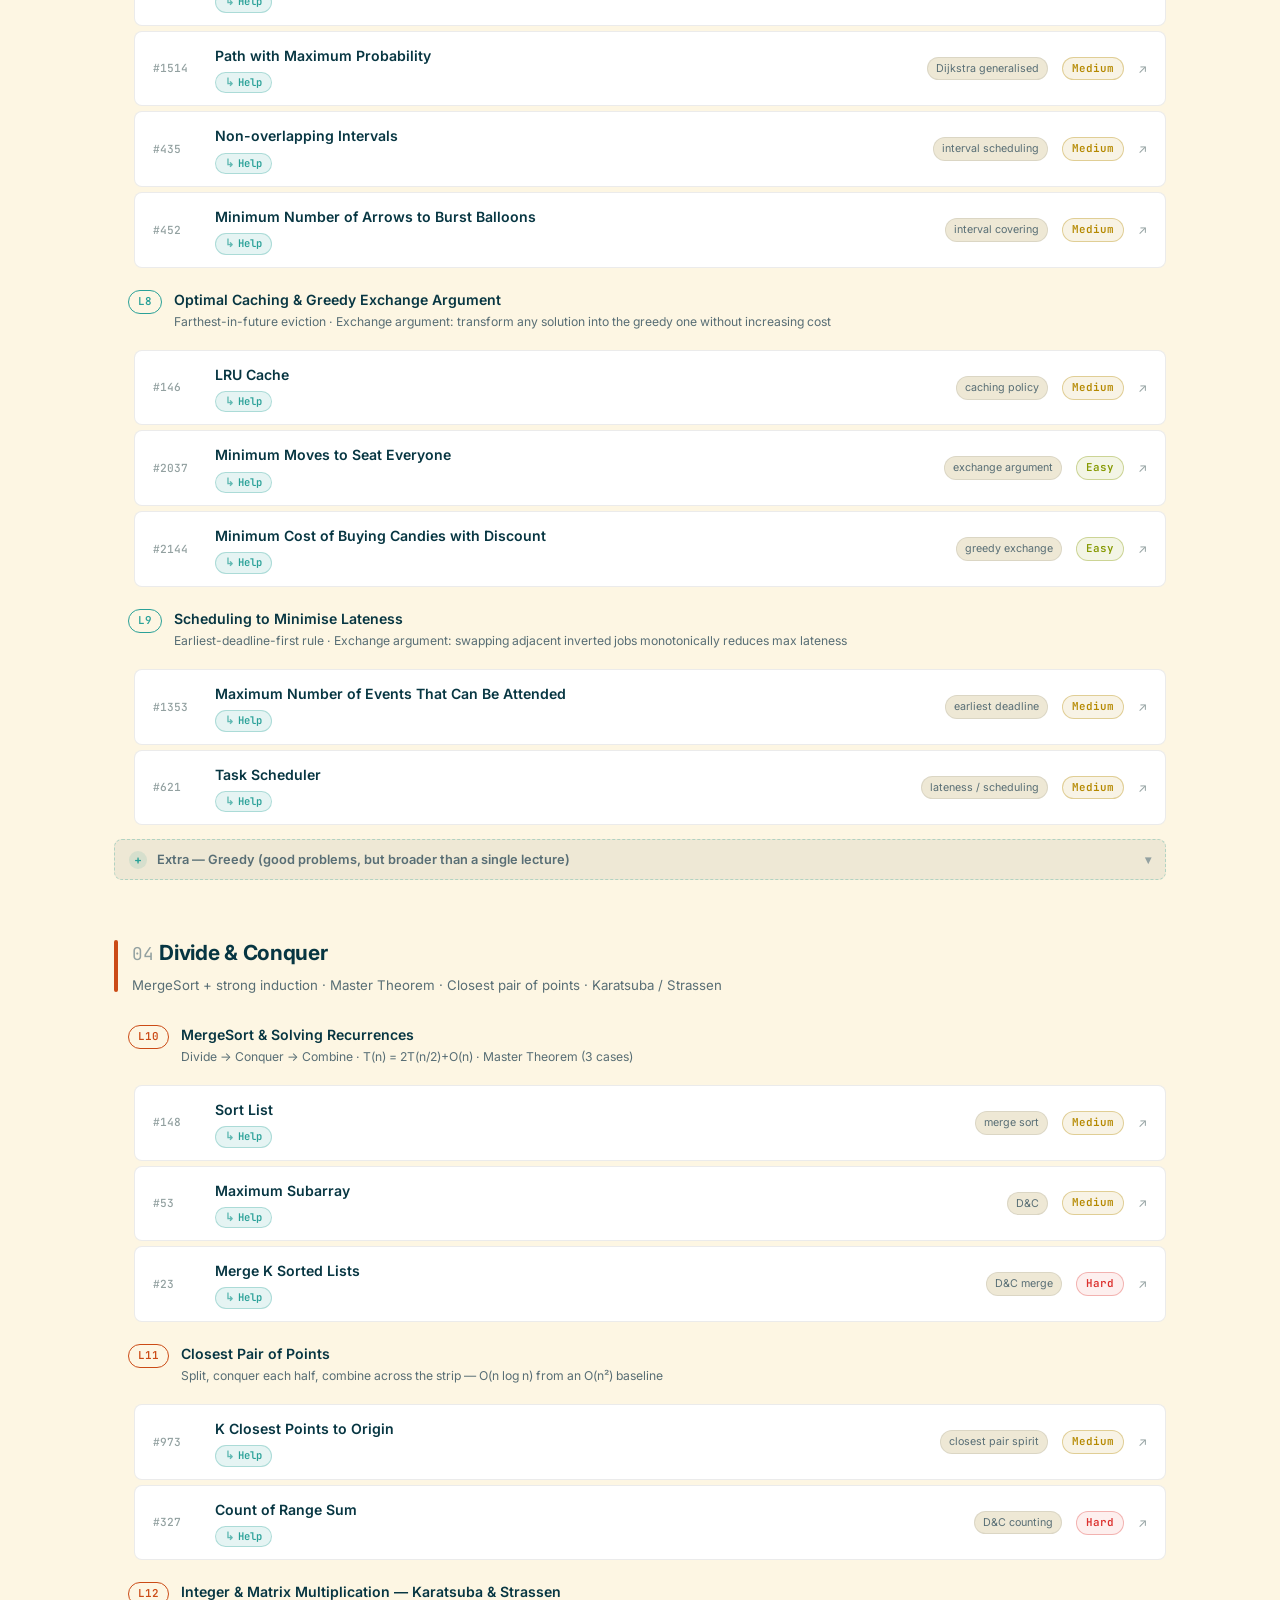
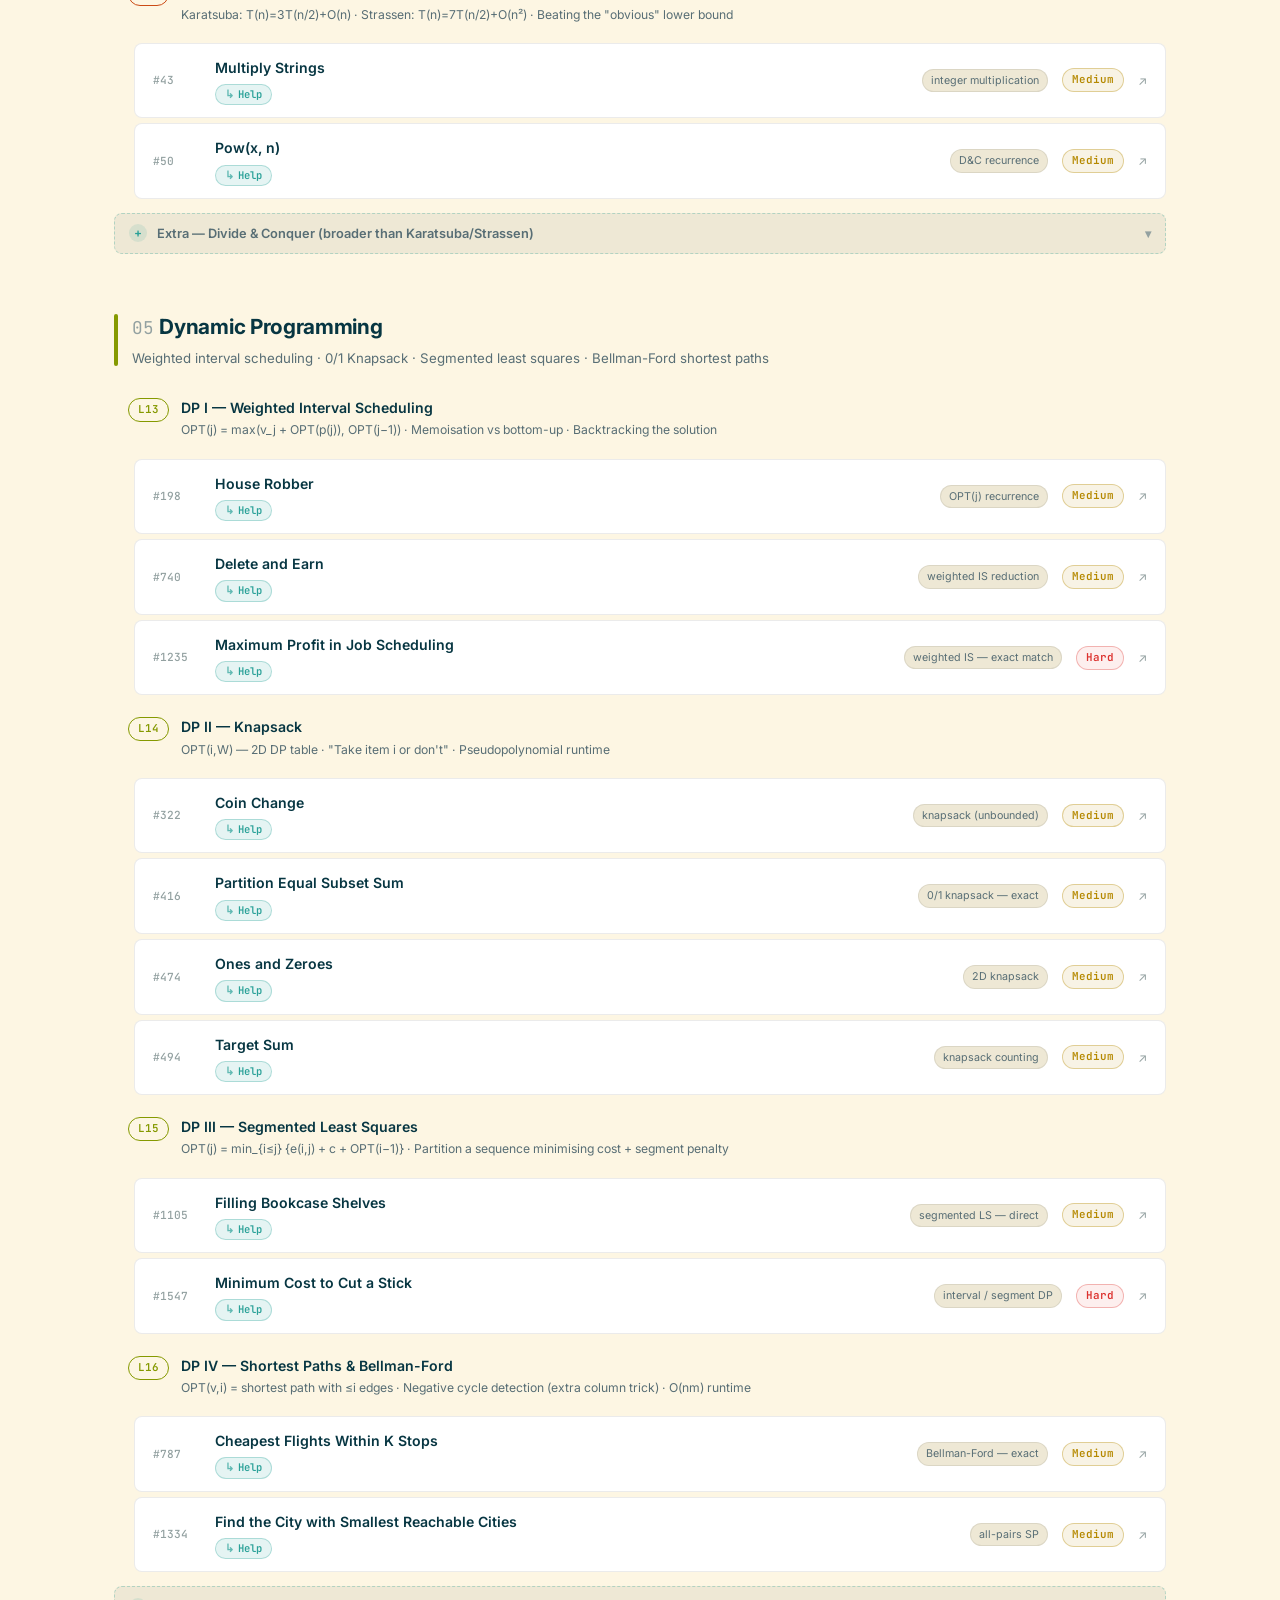
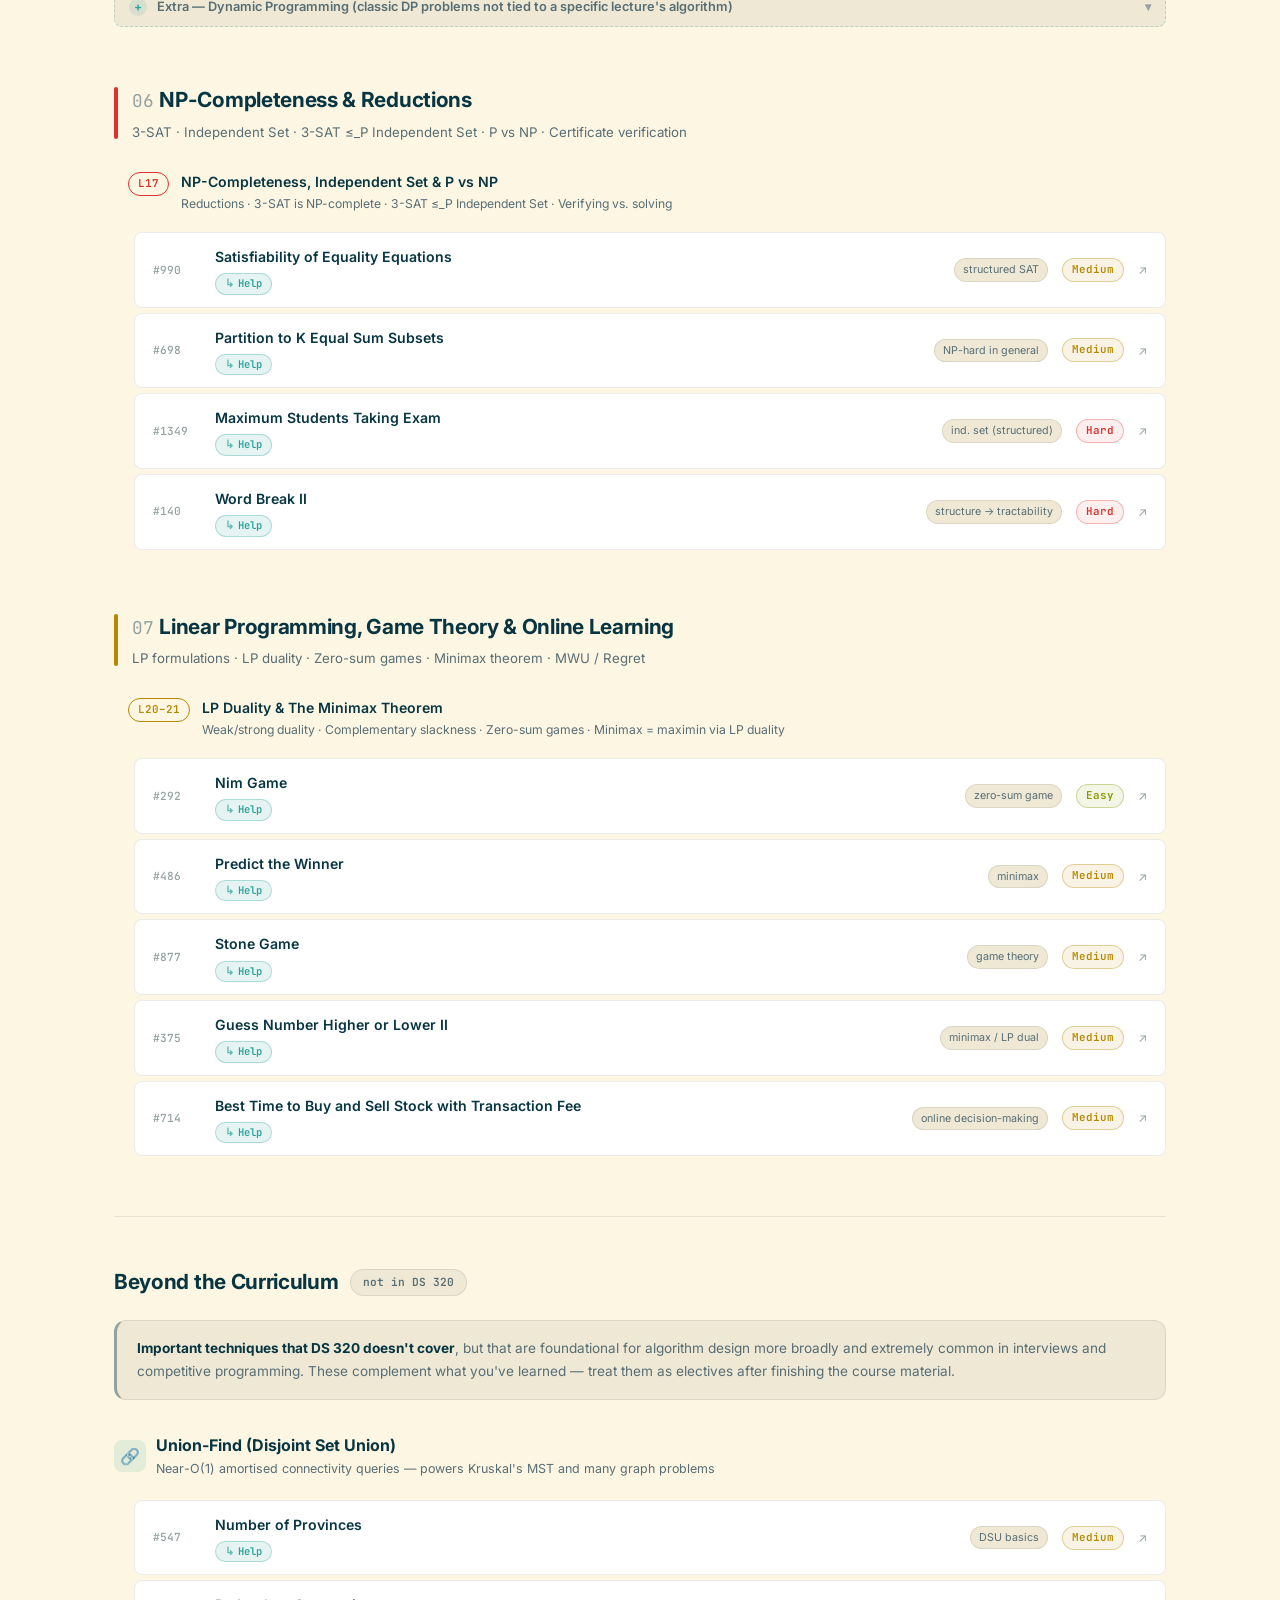
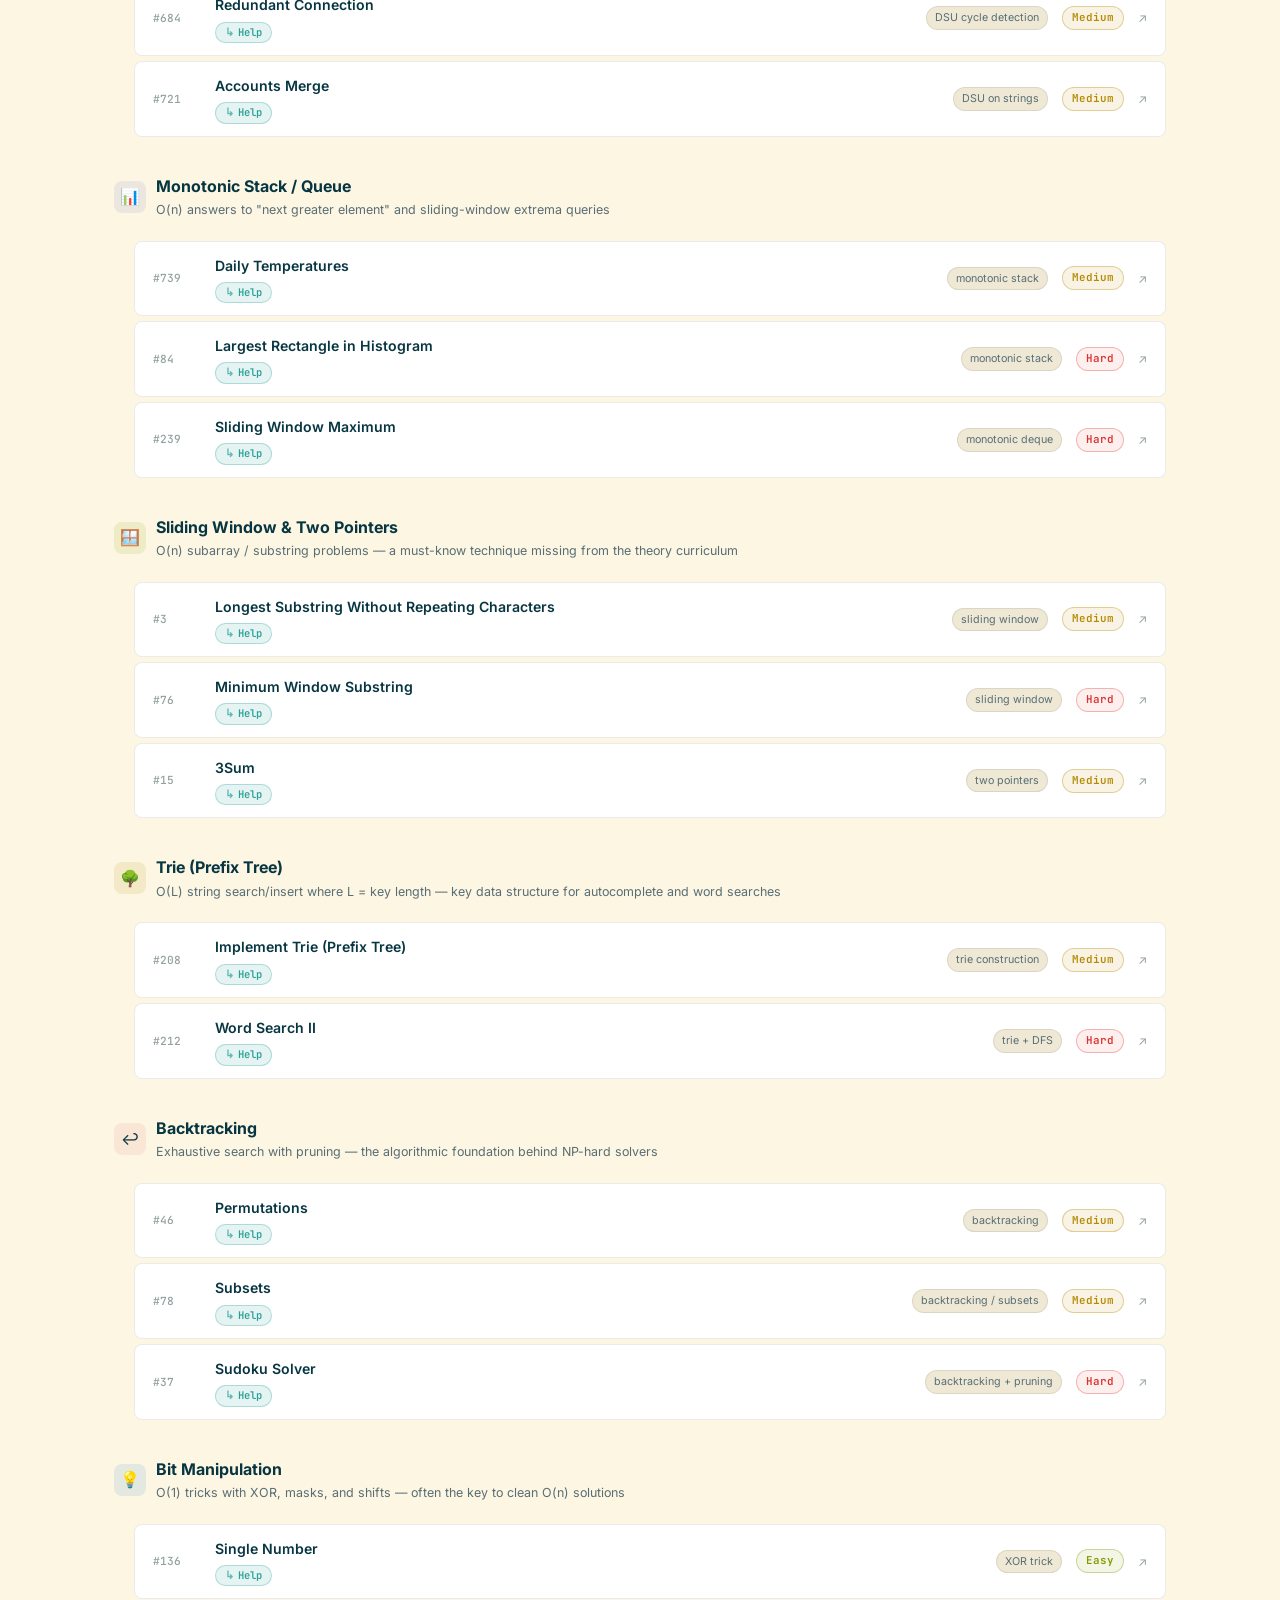
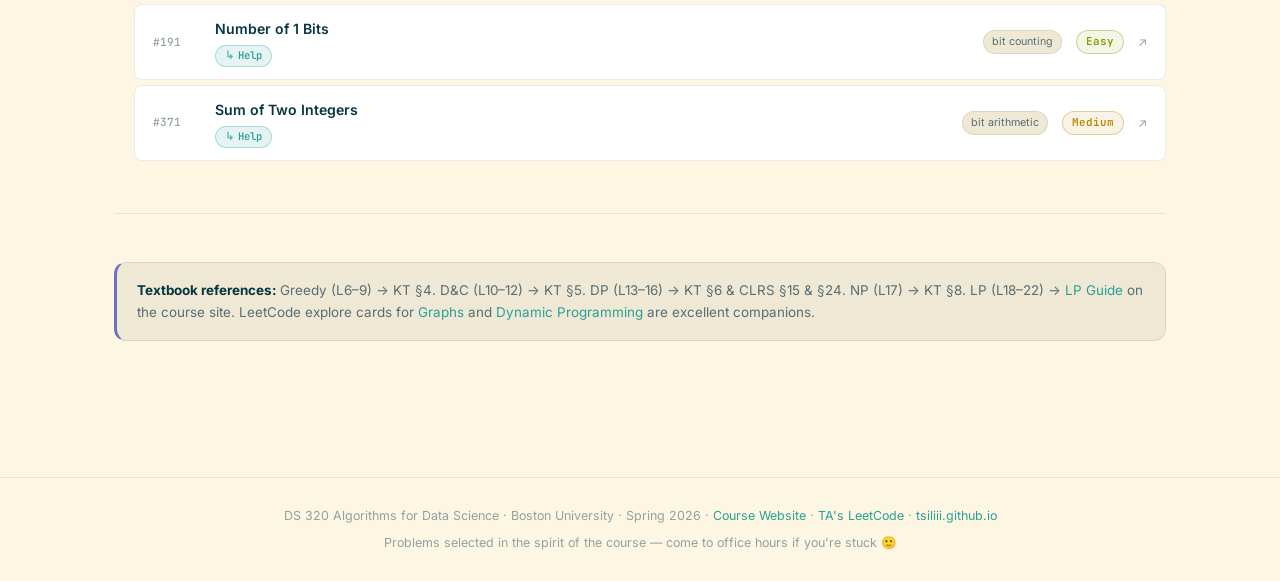
<file: ds320-practice/index.html>
<!DOCTYPE html>
<html lang="en">

<head>
  <meta charset="UTF-8" />
  <meta name="viewport" content="width=device-width, initial-scale=1.0" />
  <title>DS 320 · LeetCode Practice Problems · Thodoris Tsilivis</title>
  <meta name="description"
    content="LeetCode problems mapped lecture-by-lecture to DS 320: Algorithms for Data Science at Boston University, Spring 2026. Curated by the course TA." />
  <meta name="author" content="Thodoris Tsilivis" />
  <link rel="icon"
    href="data:image/svg+xml,<svg xmlns='http://www.w3.org/2000/svg' viewBox='0 0 100 100'><rect width='100' height='100' rx='20' fill='%232aa198'/><text x='50%' y='50%' dominant-baseline='central' text-anchor='middle' font-family='sans-serif' font-size='60' font-weight='bold' fill='white'>T</text></svg>" />
  <link rel="preconnect" href="https://fonts.googleapis.com" />
  <link rel="preconnect" href="https://fonts.gstatic.com" crossorigin />
  <link
    href="https://fonts.googleapis.com/css2?family=Inter:wght@300;400;500;600;700&family=JetBrains+Mono:wght@400;500&display=swap"
    rel="stylesheet" />

  <style>
    /* ── Design tokens: Solarized Light (matches tsiliii.github.io) ── */
    :root {
      --bg: #fdf6e3;
      --bg-alt: #eee8d5;
      --bg-card: #ffffff;
      --bg-card-hov: #f5efdc;
      --text: #073642;
      --text-sec: #586e75;
      --text-muted: #93a1a1;
      --accent: #2aa198;
      --accent-hov: #1a847d;
      --accent-dim: rgba(42, 161, 152, .12);
      --accent-glow: rgba(42, 161, 152, .25);
      --border: rgba(0, 0, 0, .08);
      --border-acc: rgba(42, 161, 152, .3);

      /* Solarized palette for unit accents */
      --u1: #268bd2;
      /* blue   */
      --u2: #6c71c4;
      /* violet */
      --u3: #2aa198;
      /* teal   */
      --u4: #cb4b16;
      /* orange */
      --u5: #859900;
      /* green  */
      --u6: #dc322f;
      /* red    */
      --u7: #b58900;
      /* yellow */
      --ux: #93a1a1;
      /* extra  */

      --easy-text: #859900;
      --easy-bg: rgba(133, 153, 0, .1);
      --easy-border: rgba(133, 153, 0, .35);
      --medium-text: #b58900;
      --medium-bg: rgba(181, 137, 0, .1);
      --medium-border: rgba(181, 137, 0, .35);
      --hard-text: #dc322f;
      --hard-bg: rgba(220, 50, 47, .08);
      --hard-border: rgba(220, 50, 47, .32);

      --font-body: 'Inter', -apple-system, sans-serif;
      --font-mono: 'JetBrains Mono', monospace;
      --max: 1100px;
      --radius: 12px;
      --radius-sm: 8px;
      --nav-h: 60px;
      --ease: 0.2s cubic-bezier(.4, 0, .2, 1);
    }

    *,
    *::before,
    *::after {
      box-sizing: border-box;
      margin: 0;
      padding: 0;
    }

    html {
      scroll-behavior: smooth;
      scroll-padding-top: var(--nav-h);
    }

    body {
      font-family: var(--font-body);
      background: var(--bg);
      color: var(--text);
      line-height: 1.65;
      -webkit-font-smoothing: antialiased;
    }

    a {
      color: var(--accent);
      text-decoration: none;
      transition: color var(--ease);
    }

    a:hover {
      color: var(--accent-hov);
    }

    /* ── Nav ───────────────────────────────────────────────────── */
    nav {
      position: sticky;
      top: 0;
      z-index: 100;
      height: var(--nav-h);
      background: rgba(253, 246, 227, .92);
      backdrop-filter: blur(16px);
      border-bottom: 1px solid var(--border);
    }

    .nav-inner {
      max-width: var(--max);
      margin: 0 auto;
      display: flex;
      align-items: center;
      gap: 12px;
      height: 100%;
      padding: 0 24px;
    }

    .nav-brand {
      font-weight: 700;
      font-size: .9rem;
      color: var(--text);
      white-space: nowrap;
      text-decoration: none;
    }

    .nav-brand span {
      color: var(--accent);
    }

    .nav-pills {
      display: flex;
      gap: 2px;
      list-style: none;
      overflow-x: auto;
      scrollbar-width: none;
    }

    .nav-pills::-webkit-scrollbar {
      display: none;
    }

    .nav-pills a {
      font-size: .76rem;
      font-weight: 500;
      color: var(--text-sec);
      padding: 4px 10px;
      border-radius: 6px;
      white-space: nowrap;
      transition: background var(--ease), color var(--ease);
    }

    .nav-pills a:hover {
      color: var(--text);
      background: var(--accent-dim);
    }

    .nav-back {
      margin-left: auto;
      font-size: .76rem;
      color: var(--text-muted);
      white-space: nowrap;
      display: flex;
      align-items: center;
      gap: 5px;
    }

    .nav-back svg {
      width: 13px;
      height: 13px;
    }

    /* ── Hero ───────────────────────────────────────────────────── */
    .hero {
      background: linear-gradient(135deg, var(--bg) 0%, var(--bg-alt) 60%, #e8e1cc 100%);
      border-bottom: 1px solid var(--border);
      padding: 64px 24px 56px;
      text-align: center;
    }

    .section__label {
      font-family: var(--font-mono);
      font-size: .72rem;
      font-weight: 500;
      color: var(--accent);
      letter-spacing: .08em;
    }

    .hero h1 {
      font-size: clamp(1.8rem, 4vw, 2.8rem);
      font-weight: 700;
      letter-spacing: -.02em;
      color: var(--text);
      margin: 10px 0 12px;
    }

    .hero-sub {
      font-size: .98rem;
      color: var(--text-sec);
      max-width: 480px;
      margin: 0 auto 28px;
    }

    .legend {
      display: flex;
      justify-content: center;
      gap: 18px;
      flex-wrap: wrap;
    }

    .legend-item {
      display: flex;
      align-items: center;
      gap: 6px;
      font-size: .78rem;
      color: var(--text-sec);
    }

    .legend-dot {
      width: 8px;
      height: 8px;
      border-radius: 50%;
    }

    /* ── Layout ─────────────────────────────────────────────────── */
    main {
      max-width: var(--max);
      margin: 0 auto;
      padding: 52px 24px 88px;
    }

    /* ── Stats ──────────────────────────────────────────────────── */
    .stats {
      display: grid;
      grid-template-columns: repeat(5, 1fr);
      gap: 10px;
      margin-bottom: 44px;
    }

    @media (max-width:640px) {
      .stats {
        grid-template-columns: repeat(3, 1fr);
      }
    }

    .stat {
      background: var(--bg-card);
      border: 1px solid var(--border);
      border-radius: var(--radius);
      padding: 18px 12px 14px;
      text-align: center;
      transition: border-color var(--ease), transform var(--ease), box-shadow var(--ease);
    }

    .stat:hover {
      border-color: var(--border-acc);
      transform: translateY(-2px);
      box-shadow: 0 4px 16px rgba(42, 161, 152, .12);
    }

    .stat-n {
      font-size: 1.7rem;
      font-weight: 700;
      line-height: 1;
      margin-bottom: 5px;
    }

    .stat-l {
      font-size: .67rem;
      text-transform: uppercase;
      letter-spacing: .08em;
      color: var(--text-muted);
      font-weight: 500;
    }

    /* ── Info box ───────────────────────────────────────────────── */
    .infobox {
      background: var(--bg-alt);
      border: 1px solid var(--border);
      border-left: 3px solid var(--accent);
      border-radius: var(--radius);
      padding: 16px 20px;
      margin-bottom: 48px;
      font-size: .85rem;
      color: var(--text-sec);
      line-height: 1.7;
    }

    .infobox strong {
      color: var(--text);
    }

    /* ── Unit ───────────────────────────────────────────────────── */
    .unit {
      margin-bottom: 56px;
      scroll-margin-top: 80px;
    }

    .unit-head {
      display: flex;
      align-items: flex-start;
      gap: 14px;
      margin-bottom: 6px;
    }

    .unit-bar {
      width: 4px;
      border-radius: 2px;
      flex-shrink: 0;
      height: 52px;
      margin-top: 4px;
    }

    .unit-info h2 {
      font-size: 1.3rem;
      font-weight: 700;
      letter-spacing: -.015em;
      margin-bottom: 4px;
    }

    .unit-num {
      font-family: var(--font-mono);
      font-size: .85em;
      color: var(--text-muted);
      font-weight: 400;
      margin-right: 6px;
    }

    .unit-desc {
      font-size: .83rem;
      color: var(--text-sec);
      margin-bottom: 10px;
    }

    /* ── Lecture group ──────────────────────────────────────────── */
    .lec-group {
      margin-bottom: 6px;
    }

    .lec-label {
      display: flex;
      align-items: flex-start;
      gap: 12px;
      padding: 10px 14px;
      cursor: pointer;
      border-radius: var(--radius-sm);
      transition: background var(--ease);
    }

    .lec-label:hover {
      background: var(--accent-dim);
    }

    .lec-chip {
      font-family: var(--font-mono);
      font-size: .68rem;
      font-weight: 600;
      padding: 2px 9px;
      border-radius: 100px;
      border: 1.5px solid;
      white-space: nowrap;
      flex-shrink: 0;
      margin-top: 2px;
    }

    .lec-text {}

    .lec-title {
      font-size: .88rem;
      font-weight: 600;
      color: var(--text);
    }

    .lec-subtitle {
      font-size: .76rem;
      color: var(--text-sec);
      margin-top: 1px;
    }

    /* ── Problem rows ───────────────────────────────────────────── */
    .problems {
      display: flex;
      flex-direction: column;
      gap: 5px;
      padding: 8px 0 4px 20px;
    }

    a.prob {
      display: grid;
      grid-template-columns: 48px 1fr auto auto auto;
      align-items: center;
      gap: 14px;
      background: var(--bg-card);
      border: 1px solid var(--border);
      border-radius: var(--radius-sm);
      padding: 12px 18px;
      text-decoration: none;
      color: var(--text);
      transition: border-color var(--ease), background var(--ease), transform var(--ease), box-shadow var(--ease);
      position: relative;
    }

    a.prob::before {
      content: '';
      position: absolute;
      left: 0;
      top: 0;
      bottom: 0;
      width: 3px;
      border-radius: 3px 0 0 3px;
      background: var(--row-color, var(--accent));
      opacity: 0;
      transition: opacity var(--ease);
    }

    a.prob:hover {
      border-color: var(--border-acc);
      background: var(--bg-card-hov);
      transform: translateX(3px);
      box-shadow: 0 2px 12px rgba(42, 161, 152, .1);
    }

    a.prob:hover::before {
      opacity: 1;
    }

    @media (max-width:600px) {
      a.prob {
        grid-template-columns: 1fr auto auto;
      }

      .prob-num,
      .prob-tag {
        display: none;
      }
    }

    .prob-num {
      font-family: var(--font-mono);
      font-size: .7rem;
      color: var(--text-muted);
      font-weight: 500;
    }

    .prob-title {
      font-weight: 600;
      font-size: .88rem;
      color: var(--text);
    }

    .prob-sub {
      font-size: .73rem;
      color: var(--text-sec);
      margin-top: 5px;
      display: none;
    }

    /* Help toggle */
    .conn-toggle {
      display: inline-flex;
      align-items: center;
      gap: 4px;
      font-size: .66rem;
      font-weight: 600;
      font-family: var(--font-mono);
      color: var(--accent);
      background: var(--accent-dim);
      border: 1px solid var(--border-acc);
      border-radius: 100px;
      padding: 1px 9px;
      margin-top: 4px;
      cursor: pointer;
      user-select: none;
      transition: background var(--ease), color var(--ease), border-color var(--ease);
    }

    .conn-toggle::before {
      content: '↳ ';
      opacity: .7;
    }

    .conn-toggle:hover {
      background: rgba(42, 161, 152, .22);
    }

    .conn-toggle.open {
      background: var(--accent);
      color: #fff;
      border-color: var(--accent);
    }

    .conn-toggle.open::before {
      content: '↑ ';
    }

    .prob-tag {
      font-size: .67rem;
      white-space: nowrap;
      color: var(--text-sec);
      background: var(--bg-alt);
      border: 1px solid var(--border);
      padding: 2px 8px;
      border-radius: 100px;
    }

    .diff {
      font-family: var(--font-mono);
      font-size: .68rem;
      font-weight: 600;
      padding: 2px 9px;
      border-radius: 100px;
      border: 1px solid;
      white-space: nowrap;
    }

    .easy {
      color: var(--easy-text);
      background: var(--easy-bg);
      border-color: var(--easy-border);
    }

    .medium {
      color: var(--medium-text);
      background: var(--medium-bg);
      border-color: var(--medium-border);
    }

    .hard {
      color: var(--hard-text);
      background: var(--hard-bg);
      border-color: var(--hard-border);
    }

    .ext-arrow {
      color: var(--text-muted);
      font-size: .75rem;
    }

    /* ── Extra material accordion ───────────────────────────────── */
    .extra-wrap {
      margin: 10px 0 16px;
    }

    .extra-toggle {
      display: flex;
      align-items: center;
      gap: 10px;
      cursor: pointer;
      padding: 9px 14px;
      border-radius: var(--radius-sm);
      background: var(--bg-alt);
      border: 1px dashed var(--border-acc);
      font-size: .8rem;
      font-weight: 600;
      color: var(--text-sec);
      transition: background var(--ease);
      user-select: none;
    }

    .extra-toggle:hover {
      background: var(--accent-dim);
    }

    .extra-toggle .et-icon {
      width: 18px;
      height: 18px;
      flex-shrink: 0;
      border-radius: 50%;
      background: var(--accent-dim);
      display: flex;
      align-items: center;
      justify-content: center;
      font-size: .75rem;
      line-height: 1;
      color: var(--accent);
      font-style: normal;
    }

    .extra-toggle .et-chevron {
      margin-left: auto;
      color: var(--text-muted);
      font-size: .75rem;
      transition: transform var(--ease);
    }

    .extra-wrap.open .et-chevron {
      transform: rotate(180deg);
    }

    .extra-body {
      display: none;
      padding-top: 6px;
    }

    .extra-wrap.open .extra-body {
      display: block;
    }

    .extra-note {
      font-size: .78rem;
      color: var(--text-muted);
      padding: 6px 14px 10px;
      font-style: italic;
    }

    /* ── Divider ────────────────────────────────────────────────── */
    hr.div {
      border: none;
      border-top: 1px solid var(--border);
      margin: 48px 0;
    }

    /* ── Beyond Curriculum ──────────────────────────────────────── */
    .beyond-header {
      display: flex;
      align-items: center;
      gap: 12px;
      margin-bottom: 20px;
    }

    .beyond-badge {
      font-family: var(--font-mono);
      font-size: .7rem;
      font-weight: 600;
      padding: 3px 12px;
      border-radius: 100px;
      color: var(--text-sec);
      background: var(--bg-alt);
      border: 1px solid var(--border);
    }

    .beyond-intro {
      font-size: .85rem;
      color: var(--text-sec);
      line-height: 1.7;
      margin-bottom: 32px;
      background: var(--bg-alt);
      border: 1px solid var(--border);
      border-left: 3px solid var(--text-muted);
      border-radius: var(--radius);
      padding: 16px 20px;
    }

    .beyond-intro strong {
      color: var(--text);
    }

    .btopic {
      margin-bottom: 32px;
    }

    .btopic-head {
      display: flex;
      align-items: center;
      gap: 10px;
      margin-bottom: 12px;
    }

    .btopic-icon {
      width: 32px;
      height: 32px;
      border-radius: 8px;
      display: flex;
      align-items: center;
      justify-content: center;
      font-size: 1rem;
      flex-shrink: 0;
    }

    .btopic-title {
      font-weight: 700;
      font-size: 1rem;
      color: var(--text);
    }

    .btopic-why {
      font-size: .78rem;
      color: var(--text-sec);
      margin-top: 1px;
    }

    /* ── Note box ───────────────────────────────────────────────── */
    .notebox {
      background: var(--bg-alt);
      border: 1px solid var(--border);
      border-left: 3px solid var(--u2);
      border-radius: var(--radius);
      padding: 16px 20px;
      margin-bottom: 48px;
      font-size: .84rem;
      color: var(--text-sec);
      line-height: 1.7;
    }

    .notebox strong {
      color: var(--text);
    }

    .notebox a {
      color: var(--accent);
    }

    .notebox a:hover {
      color: var(--accent-hov);
    }

    /* ── Footer ─────────────────────────────────────────────────── */
    footer {
      border-top: 1px solid var(--border);
      padding: 28px 24px;
      text-align: center;
      font-size: .78rem;
      color: var(--text-muted);
    }

    footer a {
      color: var(--accent);
    }

    footer p+p {
      margin-top: 6px;
    }
  </style>
</head>

<body>

  <!-- ── Nav ──────────────────────────────────────────────────── -->
  <nav>
    <div class="nav-inner">
      <a class="nav-brand" href="https://tsiliii.github.io">Thodoris Tsilivis<span>.</span></a>
      <ul class="nav-pills">
        <li><a href="#u1">L1–2</a></li>
        <li><a href="#u2">L3–5</a></li>
        <li><a href="#u3">L6–9</a></li>
        <li><a href="#u4">L10–12</a></li>
        <li><a href="#u5">L13–16</a></li>
        <li><a href="#u6">L17</a></li>
        <li><a href="#u7">L18–22</a></li>
        <li><a href="#beyond">Beyond</a></li>
      </ul>
      <a class="nav-back" href="https://tsiliii.github.io#teaching">
        <svg viewBox="0 0 24 24" fill="none" stroke="currentColor" stroke-width="2" stroke-linecap="round"
          stroke-linejoin="round">
          <polyline points="15 18 9 12 15 6" />
        </svg>
        Back to site
      </a>
    </div>
  </nav>

  <!-- ── Hero ─────────────────────────────────────────────────── -->
  <div class="hero">
    <div class="section__label">// DS 320 · Algorithms for Data Science · Spring 2026</div>
    <h1>LeetCode Practice Problems</h1>
    <p class="hero-sub">Problems mapped lecture-by-lecture. Each one requires <em>only</em> what has been taught up to
      that point — no forward knowledge needed.</p>
    <div class="legend">
      <div class="legend-item"><span class="legend-dot" style="background:var(--easy-text)"></span>Easy — builds
        intuition</div>
      <div class="legend-item"><span class="legend-dot" style="background:var(--medium-text)"></span>Medium — exam-level
      </div>
      <div class="legend-item"><span class="legend-dot" style="background:var(--hard-text)"></span>Hard — go beyond
      </div>
    </div>
  </div>

  <main>

    <!-- Stats -->
    <div class="stats">
      <div class="stat">
        <div class="stat-n" style="color:var(--accent)" id="sTotal">50</div>
        <div class="stat-l">Problems</div>
      </div>
      <div class="stat">
        <div class="stat-n" style="color:var(--easy-text)" id="sEasy">14</div>
        <div class="stat-l">Easy</div>
      </div>
      <div class="stat">
        <div class="stat-n" style="color:var(--medium-text)" id="sMed">24</div>
        <div class="stat-l">Medium</div>
      </div>
      <div class="stat">
        <div class="stat-n" style="color:var(--hard-text)" id="sHard">12</div>
        <div class="stat-l">Hard</div>
      </div>
      <div class="stat">
        <div class="stat-n" style="color:var(--u2)" id="sLec">22</div>
        <div class="stat-l">Lectures</div>
      </div>
    </div>

    <div class="infobox">
      <strong>How to use this page:</strong>
      Problems are grouped by the exact lecture that teaches what you need to solve them.
      The small tag is a one-word nudge toward the key idea — no hints about the solution.
      Collapsed <em>"Extra"</em> sections contain closely related problems that don't perfectly match a single lecture.
      Click any row to open on LeetCode.
    </div>

    <!-- ═══════════════════════════════════════════════════════ -->
    <!-- UNIT 1: L1–2 Sorting -->
    <!-- ═══════════════════════════════════════════════════════ -->
    <div class="unit" id="u1">
      <div class="unit-head">
        <div class="unit-bar" style="background:var(--u1)"></div>
        <div class="unit-info">
          <h2><span class="unit-num">01</span>Asymptotic Analysis &amp; Sorting</h2>
          <div class="unit-desc">Big-O / Ω / Θ · Insertion Sort · Loop invariants · Comparison-based lower bound</div>
        </div>
      </div>

      <!-- L1 -->
      <div class="lec-group">
        <div class="lec-label">
          <span class="lec-chip" style="color:var(--u1);border-color:var(--u1)60;background:var(--u1)12">L1</span>
          <div class="lec-text">
            <div class="lec-title">Runtime Review &amp; Asymptotic Notation</div>
            <div class="lec-subtitle">Big-O, Ω, Θ — expressing and comparing growth rates</div>
          </div>
        </div>
        <div class="problems">
          <a class="prob" href="https://leetcode.com/problems/two-sum/" target="_blank" rel="noopener"
            style="--row-color:var(--u1)">
            <span class="prob-num">#1</span>
            <div>
              <div class="prob-title">Two Sum</div>
              <div class="prob-sub">Can you beat O(n²)? Trade space for time and state the exact complexity.</div>
            </div>
            <span class="prob-tag">runtime tradeoff</span><span class="diff easy">Easy</span><span
              class="ext-arrow">↗</span>
          </a>
          <a class="prob" href="https://leetcode.com/problems/contains-duplicate/" target="_blank" rel="noopener"
            style="--row-color:var(--u1)">
            <span class="prob-num">#217</span>
            <div>
              <div class="prob-title">Contains Duplicate</div>
              <div class="prob-sub">Multiple approaches — compare their exact asymptotic cost.</div>
            </div>
            <span class="prob-tag">O(·) comparison</span><span class="diff easy">Easy</span><span
              class="ext-arrow">↗</span>
          </a>
          <a class="prob" href="https://leetcode.com/problems/kth-largest-element-in-an-array/" target="_blank"
            rel="noopener" style="--row-color:var(--u1)">
            <span class="prob-num">#215</span>
            <div>
              <div class="prob-title">Kth Largest Element in an Array</div>
              <div class="prob-sub">Several approaches exist — state and compare the runtime of each one.</div>
            </div>
            <span class="prob-tag">runtime analysis</span><span class="diff medium">Medium</span><span
              class="ext-arrow">↗</span>
          </a>
        </div>
      </div>

      <!-- L2 -->
      <div class="lec-group">
        <div class="lec-label">
          <span class="lec-chip" style="color:var(--u1);border-color:var(--u1)60;background:var(--u1)12">L2</span>
          <div class="lec-text">
            <div class="lec-title">Insertion Sort, Loop Invariants &amp; Sorting Lower Bound</div>
            <div class="lec-subtitle">Correctness via loop invariants · Ω(n log n) comparison lower bound via decision
              trees</div>
          </div>
        </div>
        <div class="problems">
          <a class="prob" href="https://leetcode.com/problems/insertion-sort-list/" target="_blank" rel="noopener"
            style="--row-color:var(--u1)">
            <span class="prob-num">#147</span>
            <div>
              <div class="prob-title">Insertion Sort List</div>
              <div class="prob-sub">Implement insertion sort on a linked list — maintain and state the exact invariant
                from lecture.</div>
            </div>
            <span class="prob-tag">loop invariant</span><span class="diff medium">Medium</span><span
              class="ext-arrow">↗</span>
          </a>
          <a class="prob" href="https://leetcode.com/problems/sort-colors/" target="_blank" rel="noopener"
            style="--row-color:var(--u1)">
            <span class="prob-num">#75</span>
            <div>
              <div class="prob-title">Sort Colors</div>
              <div class="prob-sub">Single-pass Dutch partition — write down a loop invariant that guarantees
                correctness.</div>
            </div>
            <span class="prob-tag">loop invariant</span><span class="diff medium">Medium</span><span
              class="ext-arrow">↗</span>
          </a>
          <a class="prob" href="https://leetcode.com/problems/sort-an-array/" target="_blank" rel="noopener"
            style="--row-color:var(--u1)">
            <span class="prob-num">#912</span>
            <div>
              <div class="prob-title">Sort an Array</div>
              <div class="prob-sub">Implement any O(n log n) comparison sort from scratch — why can't you do better?
              </div>
            </div>
            <span class="prob-tag">comparison sort</span><span class="diff medium">Medium</span><span
              class="ext-arrow">↗</span>
          </a>
        </div>
      </div>
    </div><!-- /u1 -->

    <!-- ═══════════════════════════════════════════════════════ -->
    <!-- UNIT 2: L3–5 Graphs -->
    <!-- ═══════════════════════════════════════════════════════ -->
    <div class="unit" id="u2">
      <div class="unit-head">
        <div class="unit-bar" style="background:var(--u2)"></div>
        <div class="unit-info">
          <h2><span class="unit-num">02</span>Graphs — DFS, BFS &amp; Topological Sort</h2>
          <div class="unit-desc">Graph ADT · DFS pre/post-order &amp; edge types · Topological ordering · BFS layers ·
            Bipartiteness</div>
        </div>
      </div>

      <!-- L3 -->
      <div class="lec-group">
        <div class="lec-label">
          <span class="lec-chip" style="color:var(--u2);border-color:var(--u2)60;background:var(--u2)12">L3</span>
          <div class="lec-text">
            <div class="lec-title">Abstract Data Types, Graphs &amp; DFS Introduction</div>
            <div class="lec-subtitle">Adjacency list representation · Stack-based DFS · Visited array</div>
          </div>
        </div>
        <div class="problems">
          <a class="prob" href="https://leetcode.com/problems/number-of-islands/" target="_blank" rel="noopener"
            style="--row-color:var(--u2)">
            <span class="prob-num">#200</span>
            <div>
              <div class="prob-title">Number of Islands</div>
              <div class="prob-sub">DFS + visited array from scratch — mirrors the lecture pseudocode.</div>
            </div>
            <span class="prob-tag">DFS / components</span><span class="diff medium">Medium</span><span
              class="ext-arrow">↗</span>
          </a>
          <a class="prob" href="https://leetcode.com/problems/max-area-of-island/" target="_blank" rel="noopener"
            style="--row-color:var(--u2)">
            <span class="prob-num">#695</span>
            <div>
              <div class="prob-title">Max Area of Island</div>
              <div class="prob-sub">DFS while accumulating a value on the call stack — same traversal, richer
                bookkeeping.</div>
            </div>
            <span class="prob-tag">DFS</span><span class="diff medium">Medium</span><span class="ext-arrow">↗</span>
          </a>
          <a class="prob" href="https://leetcode.com/problems/clone-graph/" target="_blank" rel="noopener"
            style="--row-color:var(--u2)">
            <span class="prob-num">#133</span>
            <div>
              <div class="prob-title">Clone Graph</div>
              <div class="prob-sub">DFS with a map as your visited structure — almost exactly the lecture pseudocode.
              </div>
            </div>
            <span class="prob-tag">DFS + visited map</span><span class="diff medium">Medium</span><span
              class="ext-arrow">↗</span>
          </a>
          <a class="prob" href="https://leetcode.com/problems/find-if-path-exists-in-graph/"
            target="_blank" rel="noopener" style="--row-color:var(--u2)">
            <span class="prob-num">#1971</span>
            <div>
              <div class="prob-title">Find if Path Exists</div>
              <div class="prob-sub">BFS/DFS in its simplest form — checking connectivity between two nodes.</div>
            </div>
            <span class="prob-tag">connectivity / BFS / DFS</span><span class="diff easy">Easy</span><span
              class="ext-arrow">↗</span>
          </a>
        </div>
      </div>

      <!-- L4 -->
      <div class="lec-group">
        <div class="lec-label">
          <span class="lec-chip" style="color:var(--u2);border-color:var(--u2)60;background:var(--u2)12">L4</span>
          <div class="lec-text">
            <div class="lec-title">DFS — Pre/Post-order &amp; Topological Sort</div>
            <div class="lec-subtitle">Timestamps · Tree / back / forward / cross edges · DAG ↔ no back edges · Topo sort
              via decreasing post-order</div>
          </div>
        </div>
        <div class="problems">
          <a class="prob" href="https://leetcode.com/problems/course-schedule/" target="_blank" rel="noopener"
            style="--row-color:var(--u2)">
            <span class="prob-num">#207</span>
            <div>
              <div class="prob-title">Course Schedule</div>
              <div class="prob-sub">Has the schedule a valid ordering? Equivalent to: does the graph have a back edge?
              </div>
            </div>
            <span class="prob-tag">cycle ↔ back edge</span><span class="diff medium">Medium</span><span
              class="ext-arrow">↗</span>
          </a>
          <a class="prob" href="https://leetcode.com/problems/find-eventual-safe-states/" target="_blank" rel="noopener"
            style="--row-color:var(--u2)">
            <span class="prob-num">#802</span>
            <div>
              <div class="prob-title">Find Eventual Safe States</div>
              <div class="prob-sub">A node is safe iff it lies on no cycle — post-order DFS makes this precise.</div>
            </div>
            <span class="prob-tag">post-order DFS</span><span class="diff medium">Medium</span><span
              class="ext-arrow">↗</span>
          </a>
        </div>
      </div>

      <!-- L5 -->
      <div class="lec-group">
        <div class="lec-label">
          <span class="lec-chip" style="color:var(--u2);border-color:var(--u2)60;background:var(--u2)12">L5</span>
          <div class="lec-text">
            <div class="lec-title">Topological Sort (continued) &amp; BFS</div>
            <div class="lec-subtitle">BFS layer structure · BFS = shortest path in unweighted graphs · Bipartite testing
              via 2-coloring</div>
          </div>
        </div>
        <div class="problems">
          <a class="prob" href="https://leetcode.com/problems/course-schedule-ii/" target="_blank" rel="noopener"
            style="--row-color:var(--u2)">
            <span class="prob-num">#210</span>
            <div>
              <div class="prob-title">Course Schedule II</div>
              <div class="prob-sub">Output the actual topological order — Kahn's BFS or DFS post-order both work.</div>
            </div>
            <span class="prob-tag">topological ordering</span><span class="diff medium">Medium</span><span
              class="ext-arrow">↗</span>
          </a>
          <a class="prob" href="https://leetcode.com/problems/rotting-oranges/" target="_blank" rel="noopener"
            style="--row-color:var(--u2)">
            <span class="prob-num">#994</span>
            <div>
              <div class="prob-title">Rotting Oranges</div>
              <div class="prob-sub">Multi-source BFS — each orange is at most one layer beyond its rotting neighbour.
              </div>
            </div>
            <span class="prob-tag">BFS layers</span><span class="diff medium">Medium</span><span
              class="ext-arrow">↗</span>
          </a>
          <a class="prob" href="https://leetcode.com/problems/is-graph-bipartite/" target="_blank" rel="noopener"
            style="--row-color:var(--u2)">
            <span class="prob-num">#785</span>
            <div>
              <div class="prob-title">Is Graph Bipartite?</div>
              <div class="prob-sub">BFS 2-coloring — the exact algorithm proven in L5.</div>
            </div>
            <span class="prob-tag">BFS 2-colouring</span><span class="diff medium">Medium</span><span
              class="ext-arrow">↗</span>
          </a>
          <a class="prob" href="https://leetcode.com/problems/word-ladder/" target="_blank" rel="noopener"
            style="--row-color:var(--u2)">
            <span class="prob-num">#127</span>
            <div>
              <div class="prob-title">Word Ladder</div>
              <div class="prob-sub">BFS on an implicit graph — shortest path by number of edges, not weights.</div>
            </div>
            <span class="prob-tag">unweighted shortest path</span><span class="diff hard">Hard</span><span
              class="ext-arrow">↗</span>
          </a>
          <a class="prob" href="https://leetcode.com/problems/sort-items-by-groups-respecting-dependencies/" target="_blank" rel="noopener"
            style="--row-color:var(--u2)">
            <span class="prob-num">#1203</span>
            <div>
              <div class="prob-title">Sort Items by Groups</div>
              <div class="prob-sub">Hierarchical topological sort — sort the groups first, then sort items within each group.
              </div>
            </div>
            <span class="prob-tag">nested topo sort</span><span class="diff hard">Hard</span><span
              class="ext-arrow">↗</span>
          </a>
        </div>
      </div>
    </div><!-- /u2 -->

    <!-- ═══════════════════════════════════════════════════════ -->
    <!-- UNIT 3: L6–9 Greedy -->
    <!-- ═══════════════════════════════════════════════════════ -->
    <div class="unit" id="u3">
      <div class="unit-head">
        <div class="unit-bar" style="background:var(--u3)"></div>
        <div class="unit-info">
          <h2><span class="unit-num">03</span>Greedy Algorithms</h2>
          <div class="unit-desc">Dijkstra · Greedy stays ahead · Interval scheduling · Optimal caching · Greedy exchange
            · Minimising lateness</div>
        </div>
      </div>

      <!-- L6 -->
      <div class="lec-group">
        <div class="lec-label">
          <span class="lec-chip" style="color:var(--u3);border-color:var(--u3)60;background:var(--u3)12">L6</span>
          <div class="lec-text">
            <div class="lec-title">Shortest Path &amp; Greedy Stays Ahead</div>
            <div class="lec-subtitle">Dijkstra's algorithm · "Greedy stays ahead" proof technique</div>
          </div>
        </div>
        <div class="problems">
          <a class="prob" href="https://leetcode.com/problems/network-delay-time/" target="_blank" rel="noopener"
            style="--row-color:var(--u3)">
            <span class="prob-num">#743</span>
            <div>
              <div class="prob-title">Network Delay Time</div>
              <div class="prob-sub">Dijkstra on a directed weighted graph — classic application.</div>
            </div>
            <span class="prob-tag">Dijkstra</span><span class="diff medium">Medium</span><span
              class="ext-arrow">↗</span>
          </a>
          <a class="prob" href="https://leetcode.com/problems/merge-intervals/" target="_blank" rel="noopener"
            style="--row-color:var(--u3)">
            <span class="prob-num">#56</span>
            <div>
              <div class="prob-title">Merge Intervals</div>
              <div class="prob-sub">Sort by start, then scan — warm-up for interval scheduling next lecture.</div>
            </div>
            <span class="prob-tag">interval processing</span><span class="diff medium">Medium</span><span
              class="ext-arrow">↗</span>
          </a>
        </div>
      </div>

      <!-- L7 -->
      <div class="lec-group">
        <div class="lec-label">
          <span class="lec-chip" style="color:var(--u3);border-color:var(--u3)60;background:var(--u3)12">L7</span>
          <div class="lec-text">
            <div class="lec-title">Dijkstra Correctness &amp; Interval Scheduling</div>
            <div class="lec-subtitle">Full greedy-stays-ahead proof for Dijkstra · Interval scheduling maximisation
              (earliest-finish-time rule)</div>
          </div>
        </div>
        <div class="problems">
          <a class="prob" href="https://leetcode.com/problems/path-with-minimum-effort/" target="_blank" rel="noopener"
            style="--row-color:var(--u3)">
            <span class="prob-num">#1631</span>
            <div>
              <div class="prob-title">Path with Minimum Effort</div>
              <div class="prob-sub">Dijkstra with a different edge cost — the stays-ahead argument still applies.</div>
            </div>
            <span class="prob-tag">Dijkstra variant</span><span class="diff medium">Medium</span><span
              class="ext-arrow">↗</span>
          </a>
          <a class="prob" href="https://leetcode.com/problems/path-with-maximum-probability/" target="_blank"
            rel="noopener" style="--row-color:var(--u3)">
            <span class="prob-num">#1514</span>
            <div>
              <div class="prob-title">Path with Maximum Probability</div>
              <div class="prob-sub">Dijkstra maximising product of edge weights — same proof skeleton, opposite
                direction.</div>
            </div>
            <span class="prob-tag">Dijkstra generalised</span><span class="diff medium">Medium</span><span
              class="ext-arrow">↗</span>
          </a>
          <a class="prob" href="https://leetcode.com/problems/non-overlapping-intervals/" target="_blank" rel="noopener"
            style="--row-color:var(--u3)">
            <span class="prob-num">#435</span>
            <div>
              <div class="prob-title">Non-overlapping Intervals</div>
              <div class="prob-sub">Maximise compatible tasks — earliest finish time rule from L7.</div>
            </div>
            <span class="prob-tag">interval scheduling</span><span class="diff medium">Medium</span><span
              class="ext-arrow">↗</span>
          </a>
          <a class="prob" href="https://leetcode.com/problems/minimum-number-of-arrows-to-burst-balloons/"
            target="_blank" rel="noopener" style="--row-color:var(--u3)">
            <span class="prob-num">#452</span>
            <div>
              <div class="prob-title">Minimum Number of Arrows to Burst Balloons</div>
              <div class="prob-sub">Minimum covers of overlapping intervals — greedy on earliest end point.</div>
            </div>
            <span class="prob-tag">interval covering</span><span class="diff medium">Medium</span><span
              class="ext-arrow">↗</span>
          </a>
        </div>
      </div>

      <!-- L8 -->
      <div class="lec-group">
        <div class="lec-label">
          <span class="lec-chip" style="color:var(--u3);border-color:var(--u3)60;background:var(--u3)12">L8</span>
          <div class="lec-text">
            <div class="lec-title">Optimal Caching &amp; Greedy Exchange Argument</div>
            <div class="lec-subtitle">Farthest-in-future eviction · Exchange argument: transform any solution into the
              greedy one without increasing cost</div>
          </div>
        </div>
        <div class="problems">
          <a class="prob" href="https://leetcode.com/problems/lru-cache/" target="_blank" rel="noopener"
            style="--row-color:var(--u3)">
            <span class="prob-num">#146</span>
            <div>
              <div class="prob-title">LRU Cache</div>
              <div class="prob-sub">LRU is the practical proxy for Farthest-in-Future — implement it and think about the
                gap.</div>
            </div>
            <span class="prob-tag">caching policy</span><span class="diff medium">Medium</span><span
              class="ext-arrow">↗</span>
          </a>
          <a class="prob" href="https://leetcode.com/problems/minimum-number-of-moves-to-seat-everyone/" target="_blank"
            rel="noopener" style="--row-color:var(--u3)">
            <span class="prob-num">#2037</span>
            <div>
              <div class="prob-title">Minimum Moves to Seat Everyone</div>
              <div class="prob-sub">An exchange argument shows sorting both lists and pairing them is optimal.</div>
            </div>
            <span class="prob-tag">exchange argument</span><span class="diff easy">Easy</span><span
              class="ext-arrow">↗</span>
          </a>
          <a class="prob" href="https://leetcode.com/problems/minimum-cost-of-buying-candies-with-discount/"
            target="_blank" rel="noopener" style="--row-color:var(--u3)">
            <span class="prob-num">#2144</span>
            <div>
              <div class="prob-title">Minimum Cost of Buying Candies with Discount</div>
              <div class="prob-sub">Prove by exchange that you should always give away the cheapest possible free candy.
              </div>
            </div>
            <span class="prob-tag">greedy exchange</span><span class="diff easy">Easy</span><span
              class="ext-arrow">↗</span>
          </a>
        </div>
      </div>

      <!-- L9 -->
      <div class="lec-group">
        <div class="lec-label">
          <span class="lec-chip" style="color:var(--u3);border-color:var(--u3)60;background:var(--u3)12">L9</span>
          <div class="lec-text">
            <div class="lec-title">Scheduling to Minimise Lateness</div>
            <div class="lec-subtitle">Earliest-deadline-first rule · Exchange argument: swapping adjacent inverted jobs
              monotonically reduces max lateness</div>
          </div>
        </div>
        <div class="problems">
          <a class="prob" href="https://leetcode.com/problems/maximum-number-of-events-that-can-be-attended/"
            target="_blank" rel="noopener" style="--row-color:var(--u3)">
            <span class="prob-num">#1353</span>
            <div>
              <div class="prob-title">Maximum Number of Events That Can Be Attended</div>
              <div class="prob-sub">Attend one event per day — greedily pick the soonest-ending available event (EDF).
              </div>
            </div>
            <span class="prob-tag">earliest deadline</span><span class="diff medium">Medium</span><span
              class="ext-arrow">↗</span>
          </a>
          <a class="prob" href="https://leetcode.com/problems/task-scheduler/" target="_blank" rel="noopener"
            style="--row-color:var(--u3)">
            <span class="prob-num">#621</span>
            <div>
              <div class="prob-title">Task Scheduler</div>
              <div class="prob-sub">Minimise total elapsed time with a cooling constraint — which tasks to schedule
                first?</div>
            </div>
            <span class="prob-tag">lateness / scheduling</span><span class="diff medium">Medium</span><span
              class="ext-arrow">↗</span>
          </a>
        </div>
      </div>

      <!-- Extra — Greedy -->
      <div class="extra-wrap" id="extra-greedy">
        <div class="extra-toggle" onclick="toggleExtra('extra-greedy')">
          <span class="et-icon">+</span>
          <span>Extra — Greedy (good problems, but broader than a single lecture)</span>
          <span class="et-chevron">▾</span>
        </div>
        <div class="extra-body">
          <div class="extra-note">These require the full greedy toolkit (Dijkstra + exchanges + scheduling) or blend
            techniques from multiple lectures.</div>
          <div class="problems">
            <a class="prob" href="https://leetcode.com/problems/swim-in-rising-water/" target="_blank" rel="noopener"
              style="--row-color:var(--ux)">
              <span class="prob-num">#778</span>
              <div>
                <div class="prob-title">Swim in Rising Water</div>
                <div class="prob-sub">Dijkstra-style greedy on a grid — blends L6 Dijkstra with L9 scheduling intuition.
                </div>
              </div>
              <span class="prob-tag">Dijkstra + greedy</span><span class="diff hard">Hard</span><span
                class="ext-arrow">↗</span>
            </a>
            <a class="prob" href="https://leetcode.com/problems/minimum-cost-to-hire-k-workers/" target="_blank"
              rel="noopener" style="--row-color:var(--ux)">
              <span class="prob-num">#857</span>
              <div>
                <div class="prob-title">Minimum Cost to Hire K Workers</div>
                <div class="prob-sub">Fix the "captain" worker by iterating sorted wage/quality ratios — a rich
                  exchange-argument problem.</div>
              </div>
              <span class="prob-tag">greedy + exchange</span><span class="diff hard">Hard</span><span
                class="ext-arrow">↗</span>
            </a>
          </div>
        </div>
      </div>
    </div><!-- /u3 -->

    <!-- ═══════════════════════════════════════════════════════ -->
    <!-- UNIT 4: L10–12 D&C -->
    <!-- ═══════════════════════════════════════════════════════ -->
    <div class="unit" id="u4">
      <div class="unit-head">
        <div class="unit-bar" style="background:var(--u4)"></div>
        <div class="unit-info">
          <h2><span class="unit-num">04</span>Divide &amp; Conquer</h2>
          <div class="unit-desc">MergeSort + strong induction · Master Theorem · Closest pair of points · Karatsuba /
            Strassen</div>
        </div>
      </div>

      <!-- L10 -->
      <div class="lec-group">
        <div class="lec-label">
          <span class="lec-chip" style="color:var(--u4);border-color:var(--u4)60;background:var(--u4)12">L10</span>
          <div class="lec-text">
            <div class="lec-title">MergeSort &amp; Solving Recurrences</div>
            <div class="lec-subtitle">Divide → Conquer → Combine · T(n) = 2T(n/2)+O(n) · Master Theorem (3 cases)</div>
          </div>
        </div>
        <div class="problems">
          <a class="prob" href="https://leetcode.com/problems/sort-list/" target="_blank" rel="noopener"
            style="--row-color:var(--u4)">
            <span class="prob-num">#148</span>
            <div>
              <div class="prob-title">Sort List</div>
              <div class="prob-sub">MergeSort on a linked list — implement the recurrence T(n) = 2T(n/2) + O(n) exactly.
              </div>
            </div>
            <span class="prob-tag">merge sort</span><span class="diff medium">Medium</span><span
              class="ext-arrow">↗</span>
          </a>
          <a class="prob" href="https://leetcode.com/problems/maximum-subarray/" target="_blank" rel="noopener"
            style="--row-color:var(--u4)">
            <span class="prob-num">#53</span>
            <div>
              <div class="prob-title">Maximum Subarray</div>
              <div class="prob-sub">D&C: answer is in the left half, right half, or crosses the midpoint — same
                recurrence as MergeSort.</div>
            </div>
            <span class="prob-tag">D&amp;C</span><span class="diff medium">Medium</span><span class="ext-arrow">↗</span>
          </a>
          <a class="prob" href="https://leetcode.com/problems/merge-k-sorted-lists/" target="_blank" rel="noopener"
            style="--row-color:var(--u4)">
            <span class="prob-num">#23</span>
            <div>
              <div class="prob-title">Merge K Sorted Lists</div>
              <div class="prob-sub">Pair-and-merge D&C — write the recurrence and apply the Master Theorem.</div>
            </div>
            <span class="prob-tag">D&amp;C merge</span><span class="diff hard">Hard</span><span
              class="ext-arrow">↗</span>
          </a>
        </div>
      </div>

      <!-- L11 -->
      <div class="lec-group">
        <div class="lec-label">
          <span class="lec-chip" style="color:var(--u4);border-color:var(--u4)60;background:var(--u4)12">L11</span>
          <div class="lec-text">
            <div class="lec-title">Closest Pair of Points</div>
            <div class="lec-subtitle">Split, conquer each half, combine across the strip — O(n log n) from an O(n²)
              baseline</div>
          </div>
        </div>
        <div class="problems">
          <a class="prob" href="https://leetcode.com/problems/k-closest-points-to-origin/" target="_blank"
            rel="noopener" style="--row-color:var(--u4)">
            <span class="prob-num">#973</span>
            <div>
              <div class="prob-title">K Closest Points to Origin</div>
              <div class="prob-sub">Euclidean distance practice — simpler than closest pair, but same geometric
                intuition.</div>
            </div>
            <span class="prob-tag">closest pair spirit</span><span class="diff medium">Medium</span><span
              class="ext-arrow">↗</span>
          </a>
          <a class="prob" href="https://leetcode.com/problems/count-of-range-sum/" target="_blank" rel="noopener"
            style="--row-color:var(--u4)">
            <span class="prob-num">#327</span>
            <div>
              <div class="prob-title">Count of Range Sum</div>
              <div class="prob-sub">Counting pairs in the merge step — same "combine across split" idea as the closest
                pair strip.</div>
            </div>
            <span class="prob-tag">D&amp;C counting</span><span class="diff hard">Hard</span><span
              class="ext-arrow">↗</span>
          </a>
        </div>
      </div>

      <!-- L12 -->
      <div class="lec-group">
        <div class="lec-label">
          <span class="lec-chip" style="color:var(--u4);border-color:var(--u4)60;background:var(--u4)12">L12</span>
          <div class="lec-text">
            <div class="lec-title">Integer &amp; Matrix Multiplication — Karatsuba &amp; Strassen</div>
            <div class="lec-subtitle">Karatsuba: T(n)=3T(n/2)+O(n) · Strassen: T(n)=7T(n/2)+O(n²) · Beating the
              "obvious" lower bound</div>
          </div>
        </div>
        <div class="problems">
          <a class="prob" href="https://leetcode.com/problems/multiply-strings/" target="_blank" rel="noopener"
            style="--row-color:var(--u4)">
            <span class="prob-num">#43</span>
            <div>
              <div class="prob-title">Multiply Strings</div>
              <div class="prob-sub">Arbitrary-precision multiplication — implement schoolbook first, then think about
                what Karatsuba's split saves.</div>
            </div>
            <span class="prob-tag">integer multiplication</span><span class="diff medium">Medium</span><span
              class="ext-arrow">↗</span>
          </a>
          <a class="prob" href="https://leetcode.com/problems/powx-n/" target="_blank" rel="noopener"
            style="--row-color:var(--u4)">
            <span class="prob-num">#50</span>
            <div>
              <div class="prob-title">Pow(x, n)</div>
              <div class="prob-sub">Fast exponentiation — the simplest T(n) = T(n/2) + O(1) recurrence in practice.
              </div>
            </div>
            <span class="prob-tag">D&amp;C recurrence</span><span class="diff medium">Medium</span><span
              class="ext-arrow">↗</span>
          </a>
        </div>
      </div>

      <!-- Extra — D&C -->
      <div class="extra-wrap" id="extra-dc">
        <div class="extra-toggle" onclick="toggleExtra('extra-dc')">
          <span class="et-icon">+</span>
          <span>Extra — Divide &amp; Conquer (broader than Karatsuba/Strassen)</span>
          <span class="et-chevron">▾</span>
        </div>
        <div class="extra-body">
          <div class="extra-note">Great D&C problems, but this one is really about binary search rather than
            integer/matrix multiplication.</div>
          <div class="problems">
            <a class="prob" href="https://leetcode.com/problems/median-of-two-sorted-arrays/" target="_blank"
              rel="noopener" style="--row-color:var(--ux)">
              <span class="prob-num">#4</span>
              <div>
                <div class="prob-title">Median of Two Sorted Arrays</div>
                <div class="prob-sub">O(log n) via binary search on a partition — identify the sub-problem and
                  recurrence carefully.</div>
              </div>
              <span class="prob-tag">binary search / D&amp;C</span><span class="diff hard">Hard</span><span
                class="ext-arrow">↗</span>
            </a>
          </div>
        </div>
      </div>
    </div><!-- /u4 -->

    <!-- ═══════════════════════════════════════════════════════ -->
    <!-- UNIT 5: L13–16 DP -->
    <!-- ═══════════════════════════════════════════════════════ -->
    <div class="unit" id="u5">
      <div class="unit-head">
        <div class="unit-bar" style="background:var(--u5)"></div>
        <div class="unit-info">
          <h2><span class="unit-num">05</span>Dynamic Programming</h2>
          <div class="unit-desc">Weighted interval scheduling · 0/1 Knapsack · Segmented least squares · Bellman-Ford
            shortest paths</div>
        </div>
      </div>

      <!-- L13 -->
      <div class="lec-group">
        <div class="lec-label">
          <span class="lec-chip" style="color:var(--u5);border-color:var(--u5)60;background:var(--u5)12">L13</span>
          <div class="lec-text">
            <div class="lec-title">DP I — Weighted Interval Scheduling</div>
            <div class="lec-subtitle">OPT(j) = max(v_j + OPT(p(j)), OPT(j−1)) · Memoisation vs bottom-up · Backtracking
              the solution</div>
          </div>
        </div>
        <div class="problems">
          <a class="prob" href="https://leetcode.com/problems/house-robber/" target="_blank" rel="noopener"
            style="--row-color:var(--u5)">
            <span class="prob-num">#198</span>
            <div>
              <div class="prob-title">House Robber</div>
              <div class="prob-sub">"Include this house or skip to the previous compatible one" — the weighted IS
                recurrence in disguise.</div>
            </div>
            <span class="prob-tag">OPT(j) recurrence</span><span class="diff medium">Medium</span><span
              class="ext-arrow">↗</span>
          </a>
          <a class="prob" href="https://leetcode.com/problems/delete-and-earn/" target="_blank" rel="noopener"
            style="--row-color:var(--u5)">
            <span class="prob-num">#740</span>
            <div>
              <div class="prob-title">Delete and Earn</div>
              <div class="prob-sub">Reduce to House Robber by reformulating compatibility — a clean reduction exercise.
              </div>
            </div>
            <span class="prob-tag">weighted IS reduction</span><span class="diff medium">Medium</span><span
              class="ext-arrow">↗</span>
          </a>
          <a class="prob" href="https://leetcode.com/problems/maximum-profit-in-job-scheduling/" target="_blank"
            rel="noopener" style="--row-color:var(--u5)">
            <span class="prob-num">#1235</span>
            <div>
              <div class="prob-title">Maximum Profit in Job Scheduling</div>
              <div class="prob-sub">This is the exact weighted interval scheduling problem from L13 — sort by finish
                time, binary search for p(j).</div>
            </div>
            <span class="prob-tag">weighted IS — exact match</span><span class="diff hard">Hard</span><span
              class="ext-arrow">↗</span>
          </a>
        </div>
      </div>

      <!-- L14 -->
      <div class="lec-group">
        <div class="lec-label">
          <span class="lec-chip" style="color:var(--u5);border-color:var(--u5)60;background:var(--u5)12">L14</span>
          <div class="lec-text">
            <div class="lec-title">DP II — Knapsack</div>
            <div class="lec-subtitle">OPT(i,W) — 2D DP table · "Take item i or don't" · Pseudopolynomial runtime</div>
          </div>
        </div>
        <div class="problems">
          <a class="prob" href="https://leetcode.com/problems/coin-change/" target="_blank" rel="noopener"
            style="--row-color:var(--u5)">
            <span class="prob-num">#322</span>
            <div>
              <div class="prob-title">Coin Change</div>
              <div class="prob-sub">Unbounded knapsack — items can be reused. Define OPT(amount) and fill the table.
              </div>
            </div>
            <span class="prob-tag">knapsack (unbounded)</span><span class="diff medium">Medium</span><span
              class="ext-arrow">↗</span>
          </a>
          <a class="prob" href="https://leetcode.com/problems/partition-equal-subset-sum/" target="_blank"
            rel="noopener" style="--row-color:var(--u5)">
            <span class="prob-num">#416</span>
            <div>
              <div class="prob-title">Partition Equal Subset Sum</div>
              <div class="prob-sub">0/1 Knapsack — can you fill capacity exactly W/2? Direct application of OPT(i,W).
              </div>
            </div>
            <span class="prob-tag">0/1 knapsack — exact</span><span class="diff medium">Medium</span><span
              class="ext-arrow">↗</span>
          </a>
          <a class="prob" href="https://leetcode.com/problems/ones-and-zeroes/" target="_blank" rel="noopener"
            style="--row-color:var(--u5)">
            <span class="prob-num">#474</span>
            <div>
              <div class="prob-title">Ones and Zeroes</div>
              <div class="prob-sub">Two-dimensional capacity — generalise OPT(i,W) to OPT(i,m,n).</div>
            </div>
            <span class="prob-tag">2D knapsack</span><span class="diff medium">Medium</span><span
              class="ext-arrow">↗</span>
          </a>
          <a class="prob" href="https://leetcode.com/problems/target-sum/" target="_blank" rel="noopener"
            style="--row-color:var(--u5)">
            <span class="prob-num">#494</span>
            <div>
              <div class="prob-title">Target Sum</div>
              <div class="prob-sub">Count the number of +/− assignments hitting the target — knapsack counting, not
                maximising.</div>
            </div>
            <span class="prob-tag">knapsack counting</span><span class="diff medium">Medium</span><span
              class="ext-arrow">↗</span>
          </a>
        </div>
      </div>

      <!-- L15 -->
      <div class="lec-group">
        <div class="lec-label">
          <span class="lec-chip" style="color:var(--u5);border-color:var(--u5)60;background:var(--u5)12">L15</span>
          <div class="lec-text">
            <div class="lec-title">DP III — Segmented Least Squares</div>
            <div class="lec-subtitle">OPT(j) = min_{i≤j} {e(i,j) + c + OPT(i−1)} · Partition a sequence minimising cost
              + segment penalty</div>
          </div>
        </div>
        <div class="problems">
          <a class="prob" href="https://leetcode.com/problems/filling-bookcase-shelves/" target="_blank" rel="noopener"
            style="--row-color:var(--u5)">
            <span class="prob-num">#1105</span>
            <div>
              <div class="prob-title">Filling Bookcase Shelves</div>
              <div class="prob-sub">Partition books into shelves — OPT(j) = min over split point i of {shelf_cost(i..j)
                + OPT(i−1)}.</div>
            </div>
            <span class="prob-tag">segmented LS — direct</span><span class="diff medium">Medium</span><span
              class="ext-arrow">↗</span>
          </a>
          <a class="prob" href="https://leetcode.com/problems/minimum-cost-to-cut-a-stick/" target="_blank"
            rel="noopener" style="--row-color:var(--u5)">
            <span class="prob-num">#1547</span>
            <div>
              <div class="prob-title">Minimum Cost to Cut a Stick</div>
              <div class="prob-sub">Interval DP with cost depending on segment size — same partition-into-segments
                flavour.</div>
            </div>
            <span class="prob-tag">interval / segment DP</span><span class="diff hard">Hard</span><span
              class="ext-arrow">↗</span>
          </a>
        </div>
      </div>

      <!-- L16 -->
      <div class="lec-group">
        <div class="lec-label">
          <span class="lec-chip" style="color:var(--u5);border-color:var(--u5)60;background:var(--u5)12">L16</span>
          <div class="lec-text">
            <div class="lec-title">DP IV — Shortest Paths &amp; Bellman-Ford</div>
            <div class="lec-subtitle">OPT(v,i) = shortest path with ≤i edges · Negative cycle detection (extra column
              trick) · O(nm) runtime</div>
          </div>
        </div>
        <div class="problems">
          <a class="prob" href="https://leetcode.com/problems/cheapest-flights-within-k-stops/" target="_blank"
            rel="noopener" style="--row-color:var(--u5)">
            <span class="prob-num">#787</span>
            <div>
              <div class="prob-title">Cheapest Flights Within K Stops</div>
              <div class="prob-sub">Bellman-Ford with at most K+1 edges — compute OPT(dst, K+1) by running K+1
                relaxation rounds.</div>
            </div>
            <span class="prob-tag">Bellman-Ford — exact</span><span class="diff medium">Medium</span><span
              class="ext-arrow">↗</span>
          </a>
          <a class="prob"
            href="https://leetcode.com/problems/find-the-city-with-the-smallest-number-of-neighbors-at-a-threshold-distance/"
            target="_blank" rel="noopener" style="--row-color:var(--u5)">
            <span class="prob-num">#1334</span>
            <div>
              <div class="prob-title">Find the City with Smallest Reachable Cities</div>
              <div class="prob-sub">All-pairs shortest paths — run Bellman-Ford from each source, or use the
                Floyd-Warshall 3D DP.</div>
            </div>
            <span class="prob-tag">all-pairs SP</span><span class="diff medium">Medium</span><span
              class="ext-arrow">↗</span>
          </a>
        </div>
      </div>

      <!-- Extra — DP -->
      <div class="extra-wrap" id="extra-dp">
        <div class="extra-toggle" onclick="toggleExtra('extra-dp')">
          <span class="et-icon">+</span>
          <span>Extra — Dynamic Programming (classic DP problems not tied to a specific lecture's algorithm)</span>
          <span class="et-chevron">▾</span>
        </div>
        <div class="extra-body">
          <div class="extra-note">These are essential DP patterns but don't map directly to a specific algorithm
            (Knapsack/Segmented LS/Bellman-Ford). Work on them after finishing L13–16.</div>
          <div class="problems">
            <a class="prob" href="https://leetcode.com/problems/longest-increasing-subsequence/" target="_blank"
              rel="noopener" style="--row-color:var(--ux)">
              <span class="prob-num">#300</span>
              <div>
                <div class="prob-title">Longest Increasing Subsequence</div>
                <div class="prob-sub">OPT(i) = 1 + max OPT(j) for j&lt;i with A[j]&lt;A[i] — a canonical sequence DP to
                  know cold.</div>
              </div>
              <span class="prob-tag">sequence DP</span><span class="diff medium">Medium</span><span
                class="ext-arrow">↗</span>
            </a>
            <a class="prob" href="https://leetcode.com/problems/edit-distance/" target="_blank" rel="noopener"
              style="--row-color:var(--ux)">
              <span class="prob-num">#72</span>
              <div>
                <div class="prob-title">Edit Distance</div>
                <div class="prob-sub">2D DP on strings — OPT(i,j) = min edits to align first i of s1 with first j of s2.
                  Classic after Bellman-Ford solidifies 2D DP thinking.</div>
              </div>
              <span class="prob-tag">2D string DP</span><span class="diff medium">Medium</span><span
                class="ext-arrow">↗</span>
            </a>
          </div>
        </div>
      </div>
    </div><!-- /u5 -->

    <!-- ═══════════════════════════════════════════════════════ -->
    <!-- UNIT 6: L17 NP -->
    <!-- ═══════════════════════════════════════════════════════ -->
    <div class="unit" id="u6">
      <div class="unit-head">
        <div class="unit-bar" style="background:var(--u6)"></div>
        <div class="unit-info">
          <h2><span class="unit-num">06</span>NP-Completeness &amp; Reductions</h2>
          <div class="unit-desc">3-SAT · Independent Set · 3-SAT ≤_P Independent Set · P vs NP · Certificate
            verification</div>
        </div>
      </div>
      <div class="lec-group">
        <div class="lec-label">
          <span class="lec-chip" style="color:var(--u6);border-color:var(--u6)60;background:var(--u6)12">L17</span>
          <div class="lec-text">
            <div class="lec-title">NP-Completeness, Independent Set &amp; P vs NP</div>
            <div class="lec-subtitle">Reductions · 3-SAT is NP-complete · 3-SAT ≤_P Independent Set · Verifying vs.
              solving</div>
          </div>
        </div>
        <div class="problems">
          <a class="prob" href="https://leetcode.com/problems/satisfiability-of-equality-equations/" target="_blank"
            rel="noopener" style="--row-color:var(--u6)">
            <span class="prob-num">#990</span>
            <div>
              <div class="prob-title">Satisfiability of Equality Equations</div>
              <div class="prob-sub">A structured, polynomial-time solvable form of satisfiability — think about why this
                is tractable while 3-SAT is not.</div>
            </div>
            <span class="prob-tag">structured SAT</span><span class="diff medium">Medium</span><span
              class="ext-arrow">↗</span>
          </a>
          <a class="prob" href="https://leetcode.com/problems/partition-to-k-equal-sum-subsets/" target="_blank"
            rel="noopener" style="--row-color:var(--u6)">
            <span class="prob-num">#698</span>
            <div>
              <div class="prob-title">Partition to K Equal Sum Subsets</div>
              <div class="prob-sub">NP-hard in general (bin packing reduction) — yet tractable here via backtracking.
                What structure makes this feasible?</div>
            </div>
            <span class="prob-tag">NP-hard in general</span><span class="diff medium">Medium</span><span
              class="ext-arrow">↗</span>
          </a>
          <a class="prob" href="https://leetcode.com/problems/maximum-students-taking-exam/" target="_blank"
            rel="noopener" style="--row-color:var(--u6)">
            <span class="prob-num">#1349</span>
            <div>
              <div class="prob-title">Maximum Students Taking Exam</div>
              <div class="prob-sub">Independent set on a grid — NP-hard on general graphs, polynomial here due to row
                structure (bitmask DP).</div>
            </div>
            <span class="prob-tag">ind. set (structured)</span><span class="diff hard">Hard</span><span
              class="ext-arrow">↗</span>
          </a>
          <a class="prob" href="https://leetcode.com/problems/word-break-ii/" target="_blank" rel="noopener"
            style="--row-color:var(--u6)">
            <span class="prob-num">#140</span>
            <div>
              <div class="prob-title">Word Break II</div>
              <div class="prob-sub">Looks exponential but DP makes it polynomial — contrast with why general SAT
                enumeration cannot do this.</div>
            </div>
            <span class="prob-tag">structure → tractability</span><span class="diff hard">Hard</span><span
              class="ext-arrow">↗</span>
          </a>
        </div>
      </div>
    </div><!-- /u6 -->

    <!-- ═══════════════════════════════════════════════════════ -->
    <!-- UNIT 7: L18–22 LP & Games -->
    <!-- ═══════════════════════════════════════════════════════ -->
    <div class="unit" id="u7">
      <div class="unit-head">
        <div class="unit-bar" style="background:var(--u7)"></div>
        <div class="unit-info">
          <h2><span class="unit-num">07</span>Linear Programming, Game Theory &amp; Online Learning</h2>
          <div class="unit-desc">LP formulations · LP duality · Zero-sum games · Minimax theorem · MWU / Regret</div>
        </div>
      </div>
      <div class="lec-group">
        <div class="lec-label">
          <span class="lec-chip" style="color:var(--u7);border-color:var(--u7)60;background:var(--u7)12">L20–21</span>
          <div class="lec-text">
            <div class="lec-title">LP Duality &amp; The Minimax Theorem</div>
            <div class="lec-subtitle">Weak/strong duality · Complementary slackness · Zero-sum games · Minimax = maximin
              via LP duality</div>
          </div>
        </div>
        <div class="problems">
          <a class="prob" href="https://leetcode.com/problems/nim-game/" target="_blank" rel="noopener"
            style="--row-color:var(--u7)">
            <span class="prob-num">#292</span>
            <div>
              <div class="prob-title">Nim Game</div>
              <div class="prob-sub">The simplest zero-sum game — pure optimal strategy, verify it fits the Minimax
                Theorem.</div>
            </div>
            <span class="prob-tag">zero-sum game</span><span class="diff easy">Easy</span><span
              class="ext-arrow">↗</span>
          </a>
          <a class="prob" href="https://leetcode.com/problems/predict-the-winner/" target="_blank" rel="noopener"
            style="--row-color:var(--u7)">
            <span class="prob-num">#486</span>
            <div>
              <div class="prob-title">Predict the Winner</div>
              <div class="prob-sub">Two-player zero-sum minimax — the Minimax Theorem guarantees an optimal strategy
                exists.</div>
            </div>
            <span class="prob-tag">minimax</span><span class="diff medium">Medium</span><span class="ext-arrow">↗</span>
          </a>
          <a class="prob" href="https://leetcode.com/problems/stone-game/" target="_blank" rel="noopener"
            style="--row-color:var(--u7)">
            <span class="prob-num">#877</span>
            <div>
              <div class="prob-title">Stone Game</div>
              <div class="prob-sub">Is there a dominant pure strategy, or must you reason about minimax?</div>
            </div>
            <span class="prob-tag">game theory</span><span class="diff medium">Medium</span><span
              class="ext-arrow">↗</span>
          </a>
          <a class="prob" href="https://leetcode.com/problems/guess-number-higher-or-lower-ii/" target="_blank"
            rel="noopener" style="--row-color:var(--u7)">
            <span class="prob-num">#375</span>
            <div>
              <div class="prob-title">Guess Number Higher or Lower II</div>
              <div class="prob-sub">Minimise worst-case cost — adversary picks the answer, you minimise. Pure minimax /
                LP dual flavour.</div>
            </div>
            <span class="prob-tag">minimax / LP dual</span><span class="diff medium">Medium</span><span
              class="ext-arrow">↗</span>
          </a>
          <a class="prob" href="https://leetcode.com/problems/best-time-to-buy-and-sell-stock-with-transaction-fee/"
            target="_blank" rel="noopener" style="--row-color:var(--u7)">
            <span class="prob-num">#714</span>
            <div>
              <div class="prob-title">Best Time to Buy and Sell Stock with Transaction Fee</div>
              <div class="prob-sub">Online decision at each time step — think about what "regret" means in this setting.
              </div>
            </div>
            <span class="prob-tag">online decision-making</span><span class="diff medium">Medium</span><span
              class="ext-arrow">↗</span>
          </a>
        </div>
      </div>
    </div><!-- /u7 -->

    <hr class="div" />

    <!-- ═══════════════════════════════════════════════════════ -->
    <!-- BEYOND CURRICULUM -->
    <!-- ═══════════════════════════════════════════════════════ -->
    <div id="beyond">
      <div class="beyond-header">
        <h2 style="font-size:1.3rem;font-weight:700;letter-spacing:-.015em">Beyond the Curriculum</h2>
        <span class="beyond-badge">not in DS 320</span>
      </div>

      <div class="beyond-intro">
        <strong>Important techniques that DS 320 doesn't cover</strong>, but that are foundational for algorithm design
        more broadly and extremely common in interviews and competitive programming. These complement what you've
        learned — treat them as electives after finishing the course material.
      </div>

      <!-- Union-Find -->
      <div class="btopic">
        <div class="btopic-head">
          <div class="btopic-icon" style="background:rgba(42,161,152,.12)">🔗</div>
          <div>
            <div class="btopic-title">Union-Find (Disjoint Set Union)</div>
            <div class="btopic-why">Near-O(1) amortised connectivity queries — powers Kruskal's MST and many graph
              problems</div>
          </div>
        </div>
        <div class="problems">
          <a class="prob" href="https://leetcode.com/problems/number-of-provinces/" target="_blank" rel="noopener"
            style="--row-color:#2aa198">
            <span class="prob-num">#547</span>
            <div>
              <div class="prob-title">Number of Provinces</div>
              <div class="prob-sub">Connected components — implement DSU with union by rank and path compression.</div>
            </div>
            <span class="prob-tag">DSU basics</span><span class="diff medium">Medium</span><span
              class="ext-arrow">↗</span>
          </a>
          <a class="prob" href="https://leetcode.com/problems/redundant-connection/" target="_blank" rel="noopener"
            style="--row-color:#2aa198">
            <span class="prob-num">#684</span>
            <div>
              <div class="prob-title">Redundant Connection</div>
              <div class="prob-sub">Find the edge that creates a cycle — the union operation tells you when two nodes
                are already connected.</div>
            </div>
            <span class="prob-tag">DSU cycle detection</span><span class="diff medium">Medium</span><span
              class="ext-arrow">↗</span>
          </a>
          <a class="prob" href="https://leetcode.com/problems/accounts-merge/" target="_blank" rel="noopener"
            style="--row-color:#2aa198">
            <span class="prob-num">#721</span>
            <div>
              <div class="prob-title">Accounts Merge</div>
              <div class="prob-sub">Union accounts sharing an email — DSU on strings.</div>
            </div>
            <span class="prob-tag">DSU on strings</span><span class="diff medium">Medium</span><span
              class="ext-arrow">↗</span>
          </a>
        </div>
      </div>

      <!-- Monotonic Stack -->
      <div class="btopic">
        <div class="btopic-head">
          <div class="btopic-icon" style="background:rgba(108,113,196,.12)">📊</div>
          <div>
            <div class="btopic-title">Monotonic Stack / Queue</div>
            <div class="btopic-why">O(n) answers to "next greater element" and sliding-window extrema queries</div>
          </div>
        </div>
        <div class="problems">
          <a class="prob" href="https://leetcode.com/problems/daily-temperatures/" target="_blank" rel="noopener"
            style="--row-color:#6c71c4">
            <span class="prob-num">#739</span>
            <div>
              <div class="prob-title">Daily Temperatures</div>
              <div class="prob-sub">Next warmer day for each entry — the classic monotonic stack starter.</div>
            </div>
            <span class="prob-tag">monotonic stack</span><span class="diff medium">Medium</span><span
              class="ext-arrow">↗</span>
          </a>
          <a class="prob" href="https://leetcode.com/problems/largest-rectangle-in-histogram/" target="_blank"
            rel="noopener" style="--row-color:#6c71c4">
            <span class="prob-num">#84</span>
            <div>
              <div class="prob-title">Largest Rectangle in Histogram</div>
              <div class="prob-sub">Maintain a stack of "active" bars — the hardest classic monotonic stack problem.
              </div>
            </div>
            <span class="prob-tag">monotonic stack</span><span class="diff hard">Hard</span><span
              class="ext-arrow">↗</span>
          </a>
          <a class="prob" href="https://leetcode.com/problems/sliding-window-maximum/" target="_blank" rel="noopener"
            style="--row-color:#6c71c4">
            <span class="prob-num">#239</span>
            <div>
              <div class="prob-title">Sliding Window Maximum</div>
              <div class="prob-sub">Monotonic deque for max in O(1) per step — pairs with sliding window technique.
              </div>
            </div>
            <span class="prob-tag">monotonic deque</span><span class="diff hard">Hard</span><span
              class="ext-arrow">↗</span>
          </a>
        </div>
      </div>

      <!-- Sliding Window / Two Pointers -->
      <div class="btopic">
        <div class="btopic-head">
          <div class="btopic-icon" style="background:rgba(133,153,0,.12)">🪟</div>
          <div>
            <div class="btopic-title">Sliding Window &amp; Two Pointers</div>
            <div class="btopic-why">O(n) subarray / substring problems — a must-know technique missing from the theory
              curriculum</div>
          </div>
        </div>
        <div class="problems">
          <a class="prob" href="https://leetcode.com/problems/longest-substring-without-repeating-characters/"
            target="_blank" rel="noopener" style="--row-color:#859900">
            <span class="prob-num">#3</span>
            <div>
              <div class="prob-title">Longest Substring Without Repeating Characters</div>
              <div class="prob-sub">Expand right, shrink left when you hit a duplicate — the sliding window template.
              </div>
            </div>
            <span class="prob-tag">sliding window</span><span class="diff medium">Medium</span><span
              class="ext-arrow">↗</span>
          </a>
          <a class="prob" href="https://leetcode.com/problems/minimum-window-substring/" target="_blank" rel="noopener"
            style="--row-color:#859900">
            <span class="prob-num">#76</span>
            <div>
              <div class="prob-title">Minimum Window Substring</div>
              <div class="prob-sub">Variable-size sliding window with a frequency map — the hardest window problem.
              </div>
            </div>
            <span class="prob-tag">sliding window</span><span class="diff hard">Hard</span><span
              class="ext-arrow">↗</span>
          </a>
          <a class="prob" href="https://leetcode.com/problems/3sum/" target="_blank" rel="noopener"
            style="--row-color:#859900">
            <span class="prob-num">#15</span>
            <div>
              <div class="prob-title">3Sum</div>
              <div class="prob-sub">Sort, fix one element, two-pointer scan — O(n²) vs O(n³) brute force.</div>
            </div>
            <span class="prob-tag">two pointers</span><span class="diff medium">Medium</span><span
              class="ext-arrow">↗</span>
          </a>
        </div>
      </div>

      <!-- Trie -->
      <div class="btopic">
        <div class="btopic-head">
          <div class="btopic-icon" style="background:rgba(181,137,0,.12)">🌳</div>
          <div>
            <div class="btopic-title">Trie (Prefix Tree)</div>
            <div class="btopic-why">O(L) string search/insert where L = key length — key data structure for autocomplete
              and word searches</div>
          </div>
        </div>
        <div class="problems">
          <a class="prob" href="https://leetcode.com/problems/implement-trie-prefix-tree/" target="_blank"
            rel="noopener" style="--row-color:#b58900">
            <span class="prob-num">#208</span>
            <div>
              <div class="prob-title">Implement Trie (Prefix Tree)</div>
              <div class="prob-sub">Build the data structure from scratch — insert, search, startsWith.</div>
            </div>
            <span class="prob-tag">trie construction</span><span class="diff medium">Medium</span><span
              class="ext-arrow">↗</span>
          </a>
          <a class="prob" href="https://leetcode.com/problems/word-search-ii/" target="_blank" rel="noopener"
            style="--row-color:#b58900">
            <span class="prob-num">#212</span>
            <div>
              <div class="prob-title">Word Search II</div>
              <div class="prob-sub">DFS on a grid pruned by a trie — combines L3 DFS with this new data structure.</div>
            </div>
            <span class="prob-tag">trie + DFS</span><span class="diff hard">Hard</span><span class="ext-arrow">↗</span>
          </a>
        </div>
      </div>

      <!-- Backtracking -->
      <div class="btopic">
        <div class="btopic-head">
          <div class="btopic-icon" style="background:rgba(220,50,47,.08)">↩️</div>
          <div>
            <div class="btopic-title">Backtracking</div>
            <div class="btopic-why">Exhaustive search with pruning — the algorithmic foundation behind NP-hard solvers
            </div>
          </div>
        </div>
        <div class="problems">
          <a class="prob" href="https://leetcode.com/problems/permutations/" target="_blank" rel="noopener"
            style="--row-color:#dc322f">
            <span class="prob-num">#46</span>
            <div>
              <div class="prob-title">Permutations</div>
              <div class="prob-sub">Generate all permutations — the canonical backtracking template.</div>
            </div>
            <span class="prob-tag">backtracking</span><span class="diff medium">Medium</span><span
              class="ext-arrow">↗</span>
          </a>
          <a class="prob" href="https://leetcode.com/problems/subsets/" target="_blank" rel="noopener"
            style="--row-color:#dc322f">
            <span class="prob-num">#78</span>
            <div>
              <div class="prob-title">Subsets</div>
              <div class="prob-sub">Enumerate all 2ⁿ subsets — connects to the certificate verification idea from L17.
              </div>
            </div>
            <span class="prob-tag">backtracking / subsets</span><span class="diff medium">Medium</span><span
              class="ext-arrow">↗</span>
          </a>
          <a class="prob" href="https://leetcode.com/problems/sudoku-solver/" target="_blank" rel="noopener"
            style="--row-color:#dc322f">
            <span class="prob-num">#37</span>
            <div>
              <div class="prob-title">Sudoku Solver</div>
              <div class="prob-sub">Constraint-propagation + backtracking — an NP-complete problem solved in practice
                with smart pruning.</div>
            </div>
            <span class="prob-tag">backtracking + pruning</span><span class="diff hard">Hard</span><span
              class="ext-arrow">↗</span>
          </a>
        </div>
      </div>

      <!-- Bit Manipulation -->
      <div class="btopic">
        <div class="btopic-head">
          <div class="btopic-icon" style="background:rgba(38,139,210,.12)">💡</div>
          <div>
            <div class="btopic-title">Bit Manipulation</div>
            <div class="btopic-why">O(1) tricks with XOR, masks, and shifts — often the key to clean O(n) solutions
            </div>
          </div>
        </div>
        <div class="problems">
          <a class="prob" href="https://leetcode.com/problems/single-number/" target="_blank" rel="noopener"
            style="--row-color:#268bd2">
            <span class="prob-num">#136</span>
            <div>
              <div class="prob-title">Single Number</div>
              <div class="prob-sub">XOR every element — the unique one survives because x⊕x=0.</div>
            </div>
            <span class="prob-tag">XOR trick</span><span class="diff easy">Easy</span><span class="ext-arrow">↗</span>
          </a>
          <a class="prob" href="https://leetcode.com/problems/number-of-1-bits/" target="_blank" rel="noopener"
            style="--row-color:#268bd2">
            <span class="prob-num">#191</span>
            <div>
              <div class="prob-title">Number of 1 Bits</div>
              <div class="prob-sub">Count set bits — Kernighan's trick (n &amp; (n-1) clears the lowest set bit) makes
                this O(popcount).</div>
            </div>
            <span class="prob-tag">bit counting</span><span class="diff easy">Easy</span><span
              class="ext-arrow">↗</span>
          </a>
          <a class="prob" href="https://leetcode.com/problems/sum-of-two-integers/" target="_blank" rel="noopener"
            style="--row-color:#268bd2">
            <span class="prob-num">#371</span>
            <div>
              <div class="prob-title">Sum of Two Integers</div>
              <div class="prob-sub">Add without + or − using XOR and carry — forces you to think at the bit level.</div>
            </div>
            <span class="prob-tag">bit arithmetic</span><span class="diff medium">Medium</span><span
              class="ext-arrow">↗</span>
          </a>
        </div>
      </div>

    </div><!-- /beyond -->

    <hr class="div" />

    <div class="notebox">
      <strong>Textbook references:</strong>
      Greedy (L6–9) → KT §4. D&amp;C (L10–12) → KT §5.
      DP (L13–16) → KT §6 &amp; CLRS §15 &amp; §24.
      NP (L17) → KT §8.
      LP (L18–22) → <a href="https://www.kiragoldner.com/teaching/DS320/spring26/lp.pdf" target="_blank"
        rel="noopener">LP Guide</a> on the course site.
      LeetCode explore cards for
      <a href="https://leetcode.com/explore/learn/card/graph/" target="_blank" rel="noopener">Graphs</a> and
      <a href="https://leetcode.com/explore/learn/card/dynamic-programming/" target="_blank" rel="noopener">Dynamic
        Programming</a>
      are excellent companions.
    </div>

  </main>

  <footer>
    <p>DS 320 Algorithms for Data Science · Boston University · Spring 2026 ·
      <a href="https://www.kiragoldner.com/teaching/DS320/index.html" target="_blank" rel="noopener">Course Website</a>
      ·
      <a href="https://leetcode.com/u/Tsiliii/" target="_blank" rel="noopener">TA's LeetCode</a> ·
      <a href="https://tsiliii.github.io">tsiliii.github.io</a>
    </p>
    <p>Problems selected in the spirit of the course — come to office hours if you're stuck 🙂</p>
  </footer>

  <script>
    // Animated stat counters
    [{ id: 'sTotal', v: 50 }, { id: 'sEasy', v: 14 }, { id: 'sMed', v: 24 }, { id: 'sHard', v: 12 }, { id: 'sLec', v: 22 }].forEach(({ id, v }) => {
      const el = document.getElementById(id); if (!el) return;
      let c = 0;
      const step = Math.max(1, Math.floor(v / 22));
      const t = setInterval(() => { c = Math.min(c + step, v); el.textContent = c; if (c >= v) clearInterval(t); }, 30);
    });

    // Extra section toggle
    function toggleExtra(id) {
      const wrap = document.getElementById(id);
      if (!wrap) return;
      wrap.classList.toggle('open');
    }

    // Help toggles — insert a pill before every .prob-sub
    document.querySelectorAll('.prob-sub').forEach(sub => {
      const toggle = document.createElement('span');
      toggle.className = 'conn-toggle';
      toggle.textContent = 'Help';
      toggle.setAttribute('title', 'Show how this problem connects to the lecture material');
      toggle.addEventListener('click', e => {
        e.preventDefault();
        e.stopPropagation();
        const opening = sub.style.display === 'none' || sub.style.display === '';
        sub.style.display = opening ? 'block' : 'none';
        toggle.classList.toggle('open', opening);
        toggle.textContent = opening ? 'Help' : 'Help';
      });
      sub.parentNode.insertBefore(toggle, sub);
    });
  </script>
</body>

</html>
</file>
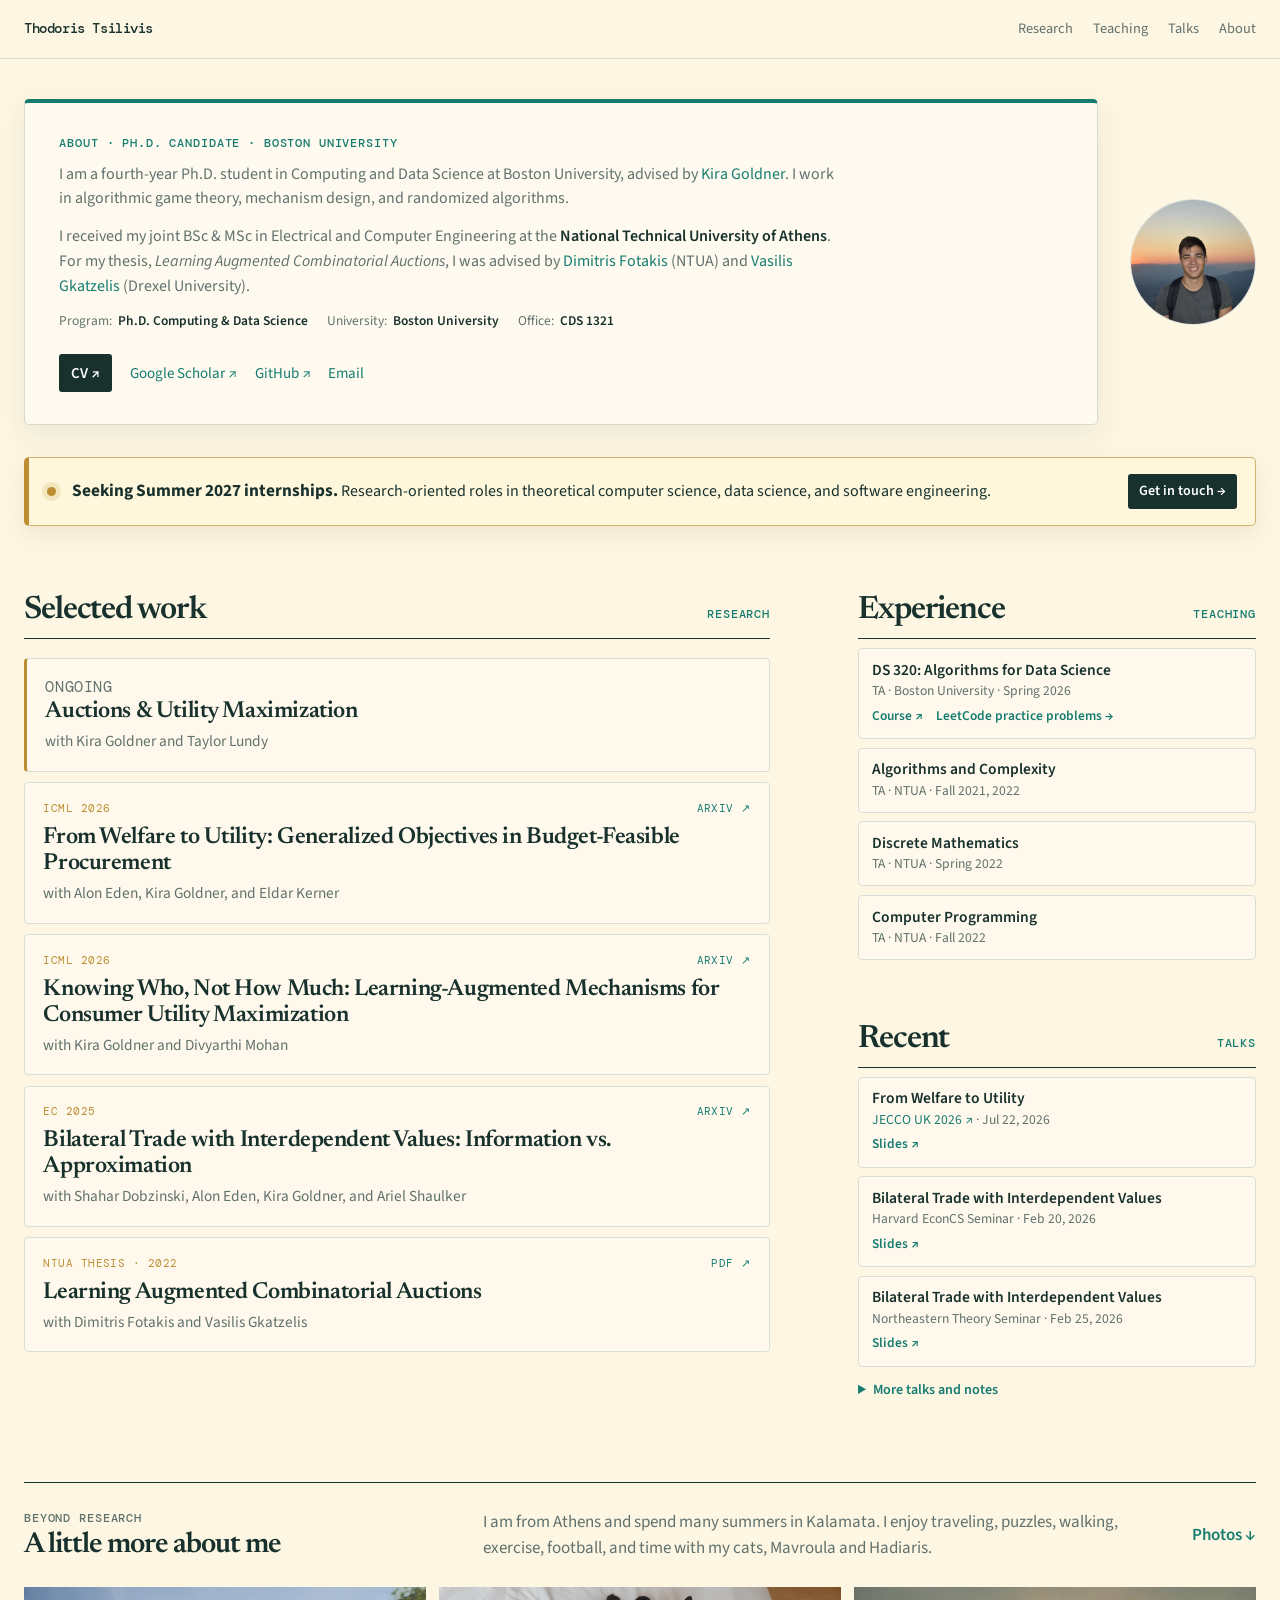
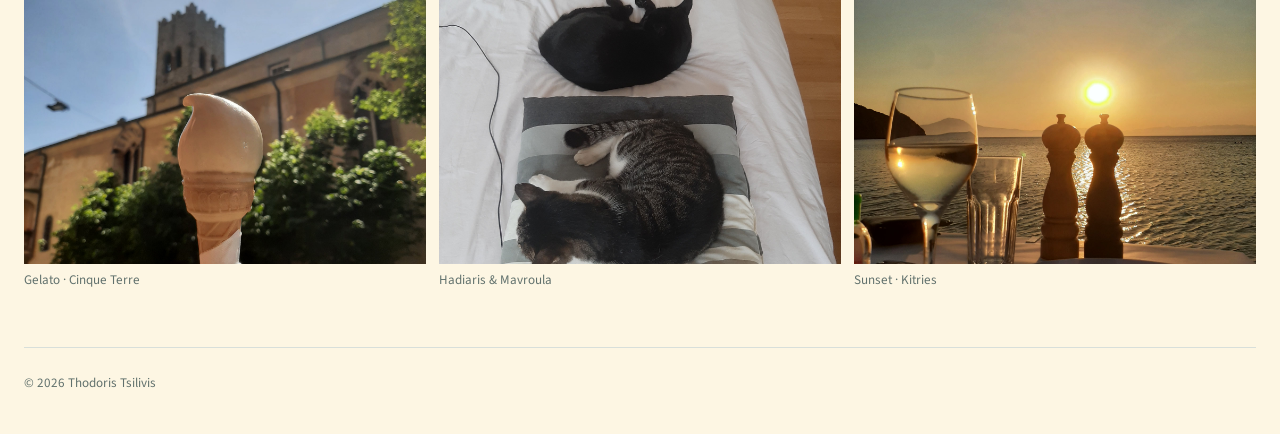
<file: local-preview/index.html>
<!DOCTYPE html>
<html lang="en">
<head>
  <meta charset="UTF-8" />
  <meta name="viewport" content="width=device-width, initial-scale=1.0" />
  <title>Compact redesign preview — Thodoris Tsilivis</title>
  <link rel="stylesheet" href="preview.css" />
</head>
<body>
  <header class="site-header">
    <div class="wrap header-inner">
      <a class="wordmark" href="#top">Thodoris Tsilivis</a>
      <nav aria-label="Primary navigation">
        <a href="#research">Research</a>
        <a href="#teaching">Teaching</a>
        <a href="#talks">Talks</a>
        <a href="#about">About</a>
      </nav>
    </div>
  </header>

  <main id="top" class="wrap">
    <section class="intro" aria-labelledby="page-title">
      <div class="intro-copy">
        <p class="kicker" id="page-title">About · Ph.D. candidate · Boston University</p>
        <p class="lead">
          I am a fourth-year Ph.D. student in Computing and Data Science at Boston University, advised by
          <a href="https://www.kiragoldner.com/" target="_blank" rel="noopener">Kira Goldner</a>.
          I work in algorithmic game theory, mechanism design, and randomized algorithms.
        </p>
        <p class="background-copy">
          I received my joint BSc &amp; MSc in Electrical and Computer Engineering at the
          <strong>National Technical University of Athens</strong>. For my thesis,
          <em>Learning Augmented Combinatorial Auctions</em>, I was advised by
          <a href="http://www.softlab.ntua.gr/~fotakis/" target="_blank" rel="noopener">Dimitris Fotakis</a>
          (NTUA) and <a href="https://www.cs.drexel.edu/~gkatz/" target="_blank" rel="noopener">Vasilis Gkatzelis</a>
          (Drexel University).
        </p>
        <dl class="profile-details">
          <div><dt>Program</dt><dd>Ph.D. Computing &amp; Data Science</dd></div>
          <div><dt>University</dt><dd>Boston University</dd></div>
          <div><dt>Office</dt><dd>CDS 1321</dd></div>
        </dl>
        <div class="links" aria-label="Profile links">
          <a class="button" href="../assets/cv.pdf" target="_blank" rel="noopener">CV <span aria-hidden="true">↗</span></a>
          <a href="https://scholar.google.com/citations?user=tx36ugQAAAAJ&hl=en" target="_blank" rel="noopener">Google Scholar ↗</a>
          <a href="https://github.com/Tsiliii" target="_blank" rel="noopener">GitHub ↗</a>
          <a href="mailto:tsilivis@bu.edu">Email</a>
        </div>
      </div>
      <img class="portrait" src="../assets/profile.jpg" alt="Thodoris Tsilivis" />
    </section>

    <aside class="availability" aria-label="Internship availability">
      <span class="availability-dot" aria-hidden="true"></span>
      <div>
        <strong>Seeking Summer 2027 internships.</strong>
        Research-oriented roles in theoretical computer science, data science, and software engineering.
      </div>
      <a href="mailto:tsilivis@bu.edu">Get in touch →</a>
    </aside>

    <div class="content-grid">
      <section id="research" class="main-column" aria-labelledby="research-title">
        <div class="section-heading">
          <p class="kicker">Research</p>
          <h2 id="research-title">Selected work</h2>
        </div>

        <article class="publication publication--ongoing">
          <p class="status">Ongoing</p>
          <h3>Auctions &amp; Utility Maximization</h3>
          <p>with Kira Goldner and Taylor Lundy</p>
        </article>

        <article class="publication">
          <div class="publication-topline"><span>ICML 2026</span><a href="https://arxiv.org/abs/2607.00101" target="_blank" rel="noopener">arXiv ↗</a></div>
          <h3>From Welfare to Utility: Generalized Objectives in Budget-Feasible Procurement</h3>
          <p>with Alon Eden, Kira Goldner, and Eldar Kerner</p>
        </article>

        <article class="publication">
          <div class="publication-topline"><span>ICML 2026</span><a href="https://arxiv.org/abs/2607.00175" target="_blank" rel="noopener">arXiv ↗</a></div>
          <h3>Knowing Who, Not How Much: Learning-Augmented Mechanisms for Consumer Utility Maximization</h3>
          <p>with Kira Goldner and Divyarthi Mohan</p>
        </article>

        <article class="publication">
          <div class="publication-topline"><span>EC 2025</span><a href="https://arxiv.org/abs/2506.23896" target="_blank" rel="noopener">arXiv ↗</a></div>
          <h3>Bilateral Trade with Interdependent Values: Information vs. Approximation</h3>
          <p>with Shahar Dobzinski, Alon Eden, Kira Goldner, and Ariel Shaulker</p>
        </article>

        <article class="publication">
          <div class="publication-topline"><span>NTUA thesis · 2022</span><a href="../assets/thesis.pdf" target="_blank" rel="noopener">PDF ↗</a></div>
          <h3>Learning Augmented Combinatorial Auctions</h3>
          <p>with Dimitris Fotakis and Vasilis Gkatzelis</p>
        </article>
      </section>

      <aside class="side-column">
        <section id="teaching" aria-labelledby="teaching-title">
          <div class="section-heading compact-heading">
            <p class="kicker">Teaching</p>
            <h2 id="teaching-title">Experience</h2>
          </div>
          <ul class="compact-list">
            <li>
              <strong>DS 320: Algorithms for Data Science</strong>
              <span>TA · Boston University · Spring 2026</span>
              <div class="item-links">
                <a href="https://www.kiragoldner.com/teaching/DS320/index.html" target="_blank" rel="noopener">Course ↗</a>
                <a href="../ds320-practice/">LeetCode practice problems →</a>
              </div>
            </li>
            <li><strong>Algorithms and Complexity</strong><span>TA · NTUA · Fall 2021, 2022</span></li>
            <li><strong>Discrete Mathematics</strong><span>TA · NTUA · Spring 2022</span></li>
            <li><strong>Computer Programming</strong><span>TA · NTUA · Fall 2022</span></li>
          </ul>
        </section>

        <section id="talks" aria-labelledby="talks-title">
          <div class="section-heading compact-heading">
            <p class="kicker">Talks</p>
            <h2 id="talks-title">Recent</h2>
          </div>
          <ul class="compact-list talks-list">
            <li><strong>From Welfare to Utility</strong><span><a href="https://jecco2026.gitlab.io/" target="_blank" rel="noopener">JECCO UK 2026 ↗</a> · Jul 22, 2026</span><a href="../assets/slides/budget-jecco-2026.pdf" target="_blank" rel="noopener">Slides ↗</a></li>
            <li><strong>Bilateral Trade with Interdependent Values</strong><span>Harvard EconCS Seminar · Feb 20, 2026</span><a href="../assets/slides/bilateral-trade-harvard-2026.pdf" target="_blank" rel="noopener">Slides ↗</a></li>
            <li><strong>Bilateral Trade with Interdependent Values</strong><span>Northeastern Theory Seminar · Feb 25, 2026</span><a href="../assets/slides/bilateral-trade-northeastern-2026.pdf" target="_blank" rel="noopener">Slides ↗</a></li>
          </ul>
          <details class="more-talks">
            <summary>More talks and notes</summary>
            <ul>
              <li>Learning Augmented Combinatorial Auctions · NTUA Thesis Presentation · 2022</li>
              <li>
                Secretary Problem and Prophet Inequalities · DS 592: Randomized Algorithms · 2024
                (<a href="../assets/slides/secretary-prophet-2024.pdf" target="_blank" rel="noopener">slides ↗</a>,
                <a href="../assets/notes/prophet-secretary-2024.pdf" target="_blank" rel="noopener">notes ↗</a>)
              </li>
            </ul>
          </details>
        </section>
      </aside>
    </div>

    <section id="about" class="about-strip" aria-labelledby="about-title">
      <div>
        <p class="kicker">Beyond research</p>
        <h2 id="about-title">A little more about me</h2>
      </div>
      <p>
        I am from Athens and spend many summers in Kalamata. I enjoy traveling, puzzles, walking, exercise, football,
        and time with my cats, Mavroula and Hadiaris.
      </p>
      <a href="#gallery">Photos ↓</a>
    </section>

    <section id="gallery" class="gallery" aria-label="Personal photos">
      <figure><img src="../assets/gallery/gelato.jpg" alt="Gelato in Cinque Terre" /><figcaption>Gelato · Cinque Terre</figcaption></figure>
      <figure><img src="../assets/gallery/cats.jpg" alt="Hadiaris and Mavroula" /><figcaption>Hadiaris &amp; Mavroula</figcaption></figure>
      <figure><img src="../assets/gallery/sunset.jpg" alt="Sunset in Kitries" /><figcaption>Sunset · Kitries</figcaption></figure>
    </section>
  </main>

  <footer class="wrap">© 2026 Thodoris Tsilivis</footer>
</body>
</html>
</file>
<file: styles.css>
/* ============================================
   DESIGN SYSTEM — Thodoris Tsilivis Academic Site
   Solarized Light theme with teal accents
   ============================================ */

/* ---------- Google Fonts ---------- */
@import url('https://fonts.googleapis.com/css2?family=Inter:wght@300;400;500;600;700&family=JetBrains+Mono:wght@400;500&display=swap');

/* ---------- Custom Properties ---------- */
:root {
  /* Colors — Solarized Light inspired */
  --bg-primary: #fdf6e3;
  --bg-secondary: #eee8d5;
  --bg-card: #ffffff;
  --bg-card-hover: #f5efdc;
  --bg-hero: linear-gradient(135deg, #fdf6e3 0%, #eee8d5 40%, #e8e1cc 100%);

  --text-primary: #073642;
  --text-secondary: #586e75;
  --text-muted: #93a1a1;

  --accent: #2aa198;
  --accent-hover: #1a847d;
  --accent-dim: rgba(42, 161, 152, 0.1);
  --accent-glow: rgba(42, 161, 152, 0.25);

  --border: rgba(0, 0, 0, 0.08);
  --border-accent: rgba(42, 161, 152, 0.3);

  /* Typography */
  --font-body: 'Inter', -apple-system, BlinkMacSystemFont, sans-serif;
  --font-mono: 'JetBrains Mono', 'Fira Code', monospace;

  /* Sizing */
  --max-width: 1100px;
  --nav-height: 64px;
  --section-padding: 100px 0;
  --border-radius: 12px;
  --border-radius-sm: 8px;

  /* Transitions */
  --transition-fast: 0.2s cubic-bezier(0.4, 0, 0.2, 1);
  --transition-medium: 0.4s cubic-bezier(0.4, 0, 0.2, 1);
  --transition-slow: 0.6s cubic-bezier(0.4, 0, 0.2, 1);
}

/* ---------- Reset & Base ---------- */
*,
*::before,
*::after {
  box-sizing: border-box;
  margin: 0;
  padding: 0;
}

html {
  scroll-behavior: smooth;
  scroll-padding-top: var(--nav-height);
  font-size: 16px;
}

body {
  font-family: var(--font-body);
  background-color: var(--bg-primary);
  color: var(--text-primary);
  line-height: 1.7;
  -webkit-font-smoothing: antialiased;
  -moz-osx-font-smoothing: grayscale;
  overflow-x: hidden;
}

a {
  color: var(--accent);
  text-decoration: none;
  transition: color var(--transition-fast);
}

a:hover {
  color: var(--accent-hover);
}

img {
  max-width: 100%;
  height: auto;
  display: block;
}

::selection {
  background: rgba(42, 161, 152, 0.2);
  color: #073642;
}

/* ---------- Navigation ---------- */
.nav {
  position: fixed;
  top: 0;
  left: 0;
  right: 0;
  height: var(--nav-height);
  background: rgba(253, 246, 227, 0.9);
  backdrop-filter: blur(20px);
  -webkit-backdrop-filter: blur(20px);
  border-bottom: 1px solid var(--border);
  z-index: 1000;
  transition: background var(--transition-medium);
}

.nav.scrolled {
  background: rgba(253, 246, 227, 0.97);
  border-bottom-color: var(--border-accent);
}

.nav__inner {
  max-width: var(--max-width);
  margin: 0 auto;
  padding: 0 2rem;
  height: 100%;
  display: flex;
  align-items: center;
  justify-content: space-between;
}

.nav__brand {
  font-size: 1.15rem;
  font-weight: 600;
  color: var(--text-primary);
  letter-spacing: -0.02em;
}

.nav__brand span {
  color: var(--accent);
}

.nav__links {
  display: flex;
  gap: 0.25rem;
  list-style: none;
}

.nav__links a {
  color: var(--text-secondary);
  font-size: 0.875rem;
  font-weight: 500;
  padding: 0.5rem 1rem;
  border-radius: 8px;
  transition: all var(--transition-fast);
  position: relative;
}

.nav__links a:hover,
.nav__links a.active {
  color: var(--accent);
  background: var(--accent-dim);
}

/* Hamburger */
.nav__hamburger {
  display: none;
  flex-direction: column;
  gap: 5px;
  background: none;
  border: none;
  cursor: pointer;
  padding: 4px;
  z-index: 1001;
}

.nav__hamburger span {
  width: 24px;
  height: 2px;
  background: var(--text-primary);
  border-radius: 2px;
  transition: all var(--transition-fast);
}

.nav__hamburger.open span:nth-child(1) {
  transform: rotate(45deg) translate(5px, 5px);
}

.nav__hamburger.open span:nth-child(2) {
  opacity: 0;
}

.nav__hamburger.open span:nth-child(3) {
  transform: rotate(-45deg) translate(5px, -5px);
}

/* ---------- Hero Section ---------- */
.hero {
  min-height: 100vh;
  display: flex;
  align-items: center;
  justify-content: center;
  background: var(--bg-hero);
  position: relative;
  overflow: hidden;
  padding: 0 2rem;
}

.hero__canvas {
  position: absolute;
  inset: 0;
  opacity: 0.4;
}

.hero__content {
  position: relative;
  z-index: 2;
  text-align: center;
  max-width: 700px;
}

.hero__greeting {
  font-family: var(--font-mono);
  font-size: 0.9rem;
  color: var(--accent);
  margin-bottom: 1rem;
  opacity: 0;
  animation: fadeInUp 0.6s 0.3s forwards;
}

.hero__name {
  font-size: clamp(2.5rem, 6vw, 4rem);
  font-weight: 700;
  letter-spacing: -0.03em;
  line-height: 1.1;
  margin-bottom: 1.25rem;
  opacity: 0;
  animation: fadeInUp 0.6s 0.5s forwards;
}

.hero__name .accent {
  background: linear-gradient(135deg, var(--accent), #268bd2);
  -webkit-background-clip: text;
  -webkit-text-fill-color: transparent;
  background-clip: text;
}

.hero__subtitle {
  font-size: 1.15rem;
  color: var(--text-secondary);
  font-weight: 400;
  line-height: 1.6;
  margin-bottom: 2rem;
  opacity: 0;
  animation: fadeInUp 0.6s 0.7s forwards;
}

.hero__cta-group {
  display: flex;
  gap: 1rem;
  justify-content: center;
  flex-wrap: wrap;
  opacity: 0;
  animation: fadeInUp 0.6s 0.9s forwards;
}

.btn {
  display: inline-flex;
  align-items: center;
  gap: 0.5rem;
  padding: 0.75rem 1.75rem;
  border-radius: 50px;
  font-size: 0.9rem;
  font-weight: 500;
  font-family: var(--font-body);
  cursor: pointer;
  transition: all var(--transition-fast);
  border: none;
}

.btn--primary {
  background: var(--accent);
  color: var(--bg-primary);
}

.btn--primary:hover {
  background: var(--accent-hover);
  color: var(--bg-primary);
  transform: translateY(-2px);
  box-shadow: 0 8px 30px var(--accent-glow);
}

.btn--outline {
  background: transparent;
  color: var(--accent);
  border: 1.5px solid var(--border-accent);
}

.btn--outline:hover {
  background: var(--accent-dim);
  border-color: var(--accent);
  color: var(--accent-hover);
  transform: translateY(-2px);
}

.hero__scroll-hint {
  position: absolute;
  bottom: 2rem;
  left: 50%;
  transform: translateX(-50%);
  color: var(--text-muted);
  font-size: 0.8rem;
  display: flex;
  flex-direction: column;
  align-items: center;
  gap: 0.5rem;
  animation: bounce 2s infinite;
}

.hero__scroll-hint svg {
  width: 20px;
  height: 20px;
  stroke: var(--text-muted);
}

/* ---------- Section Base ---------- */
.section {
  padding: var(--section-padding);
  position: relative;
}

.section--alt {
  background: var(--bg-secondary);
}

.container {
  max-width: var(--max-width);
  margin: 0 auto;
  padding: 0 2rem;
}

.section__header {
  margin-bottom: 3.5rem;
}

.section__label {
  font-family: var(--font-mono);
  font-size: 0.8rem;
  color: var(--accent);
  text-transform: uppercase;
  letter-spacing: 0.15em;
  margin-bottom: 0.75rem;
  display: block;
}

.section__title {
  font-size: clamp(1.75rem, 4vw, 2.5rem);
  font-weight: 700;
  letter-spacing: -0.02em;
  line-height: 1.2;
}

.section__divider {
  width: 60px;
  height: 3px;
  background: linear-gradient(90deg, var(--accent), transparent);
  border-radius: 2px;
  margin-top: 1rem;
}

/* ---------- About Section ---------- */
.about__grid {
  display: grid;
  grid-template-columns: 280px 1fr;
  gap: 4rem;
  align-items: start;
}

.about__photo-wrapper {
  position: relative;
}

.about__photo {
  width: 280px;
  height: 340px;
  object-fit: cover;
  object-position: 39% 50%;
  border-radius: var(--border-radius);
  border: 2px solid var(--border-accent);
  position: relative;
  z-index: 2;
}

.about__photo-wrapper::before {
  content: '';
  position: absolute;
  inset: 8px -8px -8px 8px;
  border: 2px solid var(--accent-dim);
  border-radius: var(--border-radius);
  z-index: 1;
}

.profile__social-links {
  display: flex;
  flex-direction: row;
  justify-content: center;
  width: 100%;
  gap: 1.2rem;
  margin-top: 0.9rem;
}

.profile__social-links a {
  display: inline-flex;
  align-items: center;
  justify-content: center;
  width: 3rem;
  height: 3rem;
  color: var(--text-secondary);
  background: var(--bg-card);
  border: 1px solid var(--border);
  border-radius: 50%;
  transition: color var(--transition-fast), border-color var(--transition-fast), transform var(--transition-fast);
}

.profile__social-links a:hover {
  color: var(--accent);
  border-color: var(--border-accent);
  transform: translateY(-2px);
}

.profile__social-links svg {
  width: 1.4rem;
  height: 1.4rem;
}

.about__bio p {
  color: var(--text-secondary);
  margin-bottom: 1.25rem;
  font-size: 1.02rem;
}

.about__bio strong {
  color: var(--text-primary);
  font-weight: 600;
}

.availability {
  position: relative;
  overflow: hidden;
  margin: 1.75rem 0 2rem;
  padding: 1.25rem 1.4rem;
  background:
    radial-gradient(circle at 94% 18%, rgba(203, 156, 48, 0.18) 0 3px, transparent 4px),
    radial-gradient(circle at 90% 23%, rgba(42, 161, 152, 0.14) 0 38px, transparent 39px),
    var(--bg-card);
  border: 1px solid var(--border-accent);
  border-left: 4px solid var(--accent);
  border-radius: var(--border-radius-sm);
  box-shadow: 0 8px 24px rgba(42, 161, 152, 0.12);
}

.availability::before {
  content: '✦';
  position: absolute;
  top: 0.65rem;
  right: 1rem;
  color: #c29a36;
  font-size: 1.1rem;
  line-height: 1;
  animation: availability-sparkle 3.5s ease-in-out infinite;
}

.availability::after {
  content: '';
  position: absolute;
  top: 0;
  right: -30%;
  width: 22%;
  height: 100%;
  background: linear-gradient(100deg, transparent, rgba(255, 255, 255, 0.6), transparent);
  transform: skewX(-18deg);
  animation: availability-shimmer 6s ease-in-out infinite;
}

.availability h3 {
  position: relative;
  z-index: 1;
  margin: 0 0 0.55rem;
  font-size: 1.15rem;
  color: var(--text-primary);
}

.availability p {
  position: relative;
  z-index: 1;
  margin: 0;
  font-size: 0.98rem;
}

.availability a {
  color: var(--accent);
  font-weight: 600;
  text-underline-offset: 3px;
}

@keyframes availability-sparkle {
  0%, 100% { opacity: 0.45; transform: scale(0.8) rotate(0deg); }
  50% { opacity: 1; transform: scale(1.18) rotate(18deg); }
}

@keyframes availability-shimmer {
  0%, 55% { right: -30%; }
  82%, 100% { right: 112%; }
}

@media (prefers-reduced-motion: reduce) {
  .availability::before,
  .availability::after {
    animation: none;
  }
}

.about__details {
  display: grid;
  grid-template-columns: 1fr 1fr;
  gap: 1rem;
  margin-top: 2rem;
}

.about__detail {
  display: flex;
  align-items: center;
  gap: 0.75rem;
  padding: 0.75rem 1rem;
  background: var(--bg-card);
  border-radius: var(--border-radius-sm);
  border: 1px solid var(--border);
  transition: border-color var(--transition-fast);
}

.about__detail:hover {
  border-color: var(--border-accent);
}

.about__detail-icon {
  font-size: 1.2rem;
  flex-shrink: 0;
}

.about__detail-content {
  display: flex;
  flex-direction: column;
}

.about__detail-label {
  font-size: 0.7rem;
  color: var(--text-muted);
  text-transform: uppercase;
  letter-spacing: 0.08em;
}

.about__detail-value {
  font-size: 0.9rem;
  color: var(--text-primary);
  font-weight: 500;
}

/* ---------- Research Section ---------- */
.research__category {
  margin-bottom: 3rem;
}

.research__category:last-child {
  margin-bottom: 0;
}

.research__category-title {
  font-size: 1.1rem;
  font-weight: 600;
  color: var(--text-primary);
  margin-bottom: 1.25rem;
  display: flex;
  align-items: center;
  gap: 0.75rem;
}

.research__category-title::before {
  content: '';
  width: 8px;
  height: 8px;
  background: var(--accent);
  border-radius: 50%;
  flex-shrink: 0;
}

.research__category-title .badge {
  font-size: 0.7rem;
  font-weight: 500;
  padding: 0.2rem 0.65rem;
  border-radius: 50px;
  background: var(--accent-dim);
  color: var(--accent);
  font-family: var(--font-mono);
}

.paper-card {
  background: var(--bg-card);
  border: 1px solid var(--border);
  border-radius: var(--border-radius);
  padding: 1.5rem;
  margin-bottom: 1rem;
  transition: all var(--transition-medium);
  position: relative;
  overflow: hidden;
}

.paper-card::before {
  content: '';
  position: absolute;
  left: 0;
  top: 0;
  bottom: 0;
  width: 3px;
  background: var(--accent);
  opacity: 0;
  transition: opacity var(--transition-fast);
}

.paper-card:hover {
  border-color: var(--border-accent);
  background: var(--bg-card-hover);
  transform: translateX(4px);
}

.paper-card:hover::before {
  opacity: 1;
}

.paper-card__title {
  font-size: 1.05rem;
  font-weight: 600;
  color: var(--text-primary);
  margin-bottom: 0.5rem;
  line-height: 1.4;
}

.paper-card__authors {
  font-size: 0.88rem;
  color: var(--text-secondary);
  margin-bottom: 0.75rem;
}

.paper-card__meta {
  display: flex;
  align-items: center;
  gap: 1rem;
  flex-wrap: wrap;
}

.paper-card__venue {
  font-size: 0.8rem;
  font-family: var(--font-mono);
  color: var(--accent);
  padding: 0.2rem 0.6rem;
  background: var(--accent-dim);
  border-radius: 4px;
}

.paper-card__note {
  font-size: 0.82rem;
  color: var(--text-muted);
  font-style: italic;
  font-weight: 500;
}

.paper-card__link {
  font-size: 0.85rem;
  font-weight: 500;
  display: inline-flex;
  align-items: center;
  gap: 0.3rem;
}

.paper-card__link svg {
  width: 14px;
  height: 14px;
}

/* ---------- Teaching Section ---------- */
.teaching__list {
  display: grid;
  gap: 1rem;
}

.teaching-card {
  display: flex;
  align-items: center;
  gap: 1.5rem;
  padding: 1.25rem 1.5rem;
  background: var(--bg-card);
  border: 1px solid var(--border);
  border-radius: var(--border-radius);
  transition: all var(--transition-medium);
}

.teaching-card:hover {
  border-color: var(--border-accent);
  background: var(--bg-card-hover);
}

.teaching-card__year {
  font-family: var(--font-mono);
  font-size: 0.85rem;
  color: var(--accent);
  white-space: nowrap;
  min-width: 90px;
}

.teaching-card__divider {
  width: 1px;
  height: 40px;
  background: var(--border);
  flex-shrink: 0;
}

.teaching-card__info {
  flex: 1;
}

.teaching-card__name {
  font-weight: 600;
  font-size: 0.95rem;
  color: var(--text-primary);
  margin-bottom: 0.2rem;
}

.teaching-card__role {
  font-size: 0.82rem;
  color: var(--text-secondary);
}

/* ---------- Presentations Section ---------- */
.presentations__year-group {
  margin-bottom: 2.5rem;
}

.presentations__year-group:last-child {
  margin-bottom: 0;
}

.presentations__year {
  font-family: var(--font-mono);
  font-size: 1.5rem;
  font-weight: 700;
  color: var(--accent);
  margin-bottom: 1rem;
  opacity: 0.6;
}

.presentation-item {
  display: flex;
  align-items: flex-start;
  gap: 1rem;
  padding: 1rem 1.25rem;
  border-left: 2px solid var(--border);
  margin-left: 0.5rem;
  margin-bottom: 0.5rem;
  transition: all var(--transition-fast);
}

.presentation-item:hover {
  border-left-color: var(--accent);
  background: var(--bg-card);
  border-radius: 0 var(--border-radius-sm) var(--border-radius-sm) 0;
}

.presentation-item__content {
  flex: 1;
}

.presentation-item__title {
  font-weight: 500;
  font-size: 0.95rem;
  color: var(--text-primary);
  margin-bottom: 0.3rem;
}

.presentation-item__venue {
  font-size: 0.82rem;
  color: var(--text-secondary);
}

.presentation-item__links {
  display: flex;
  gap: 0.75rem;
  flex-shrink: 0;
}

.presentation-item__links a {
  font-size: 0.8rem;
  font-weight: 500;
  padding: 0.3rem 0.75rem;
  border-radius: 50px;
  border: 1px solid var(--border-accent);
  transition: all var(--transition-fast);
}

.presentation-item__links button {
  font-size: 0.8rem;
  font-weight: 500;
  padding: 0.3rem 0.75rem;
  border-radius: 50px;
  border: 1px solid var(--border-accent);
  transition: all var(--transition-fast);
  background: transparent;
  color: var(--accent);
  font-family: var(--font-body);
  cursor: pointer;
}

.presentation-item__links a:hover {
  background: var(--accent-dim);
}

.presentation-item__links button:hover {
  background: var(--accent-dim);
  color: var(--accent-hover);
}

/* ---------- Notes Section ---------- */
.notes-card {
  background: var(--bg-card);
  border: 1px solid var(--border);
  border-radius: var(--border-radius);
  padding: 1.5rem;
  transition: all var(--transition-medium);
  display: flex;
  align-items: center;
  gap: 1.25rem;
}

.notes-card:hover {
  border-color: var(--border-accent);
  background: var(--bg-card-hover);
}

.notes-card__icon {
  font-size: 2rem;
  flex-shrink: 0;
}

.notes-card__info {
  flex: 1;
}

.notes-card__title {
  font-weight: 600;
  font-size: 0.95rem;
  color: var(--text-primary);
  margin-bottom: 0.2rem;
}

.notes-card__detail {
  font-size: 0.82rem;
  color: var(--text-secondary);
}

/* ---------- Personal Section ---------- */
.personal__intro {
  color: var(--text-secondary);
  font-size: 1.02rem;
  margin-bottom: 2.5rem;
  max-width: 700px;
  line-height: 1.8;
}

.personal__gallery {
  display: grid;
  grid-template-columns: repeat(auto-fill, minmax(250px, 1fr));
  gap: 1.25rem;
}

.gallery-card {
  border-radius: var(--border-radius);
  overflow: hidden;
  border: 1px solid var(--border);
  transition: all var(--transition-medium);
  background: var(--bg-card);
}

.gallery-card:hover {
  border-color: var(--border-accent);
  transform: translateY(-4px);
  box-shadow: 0 12px 40px rgba(0, 0, 0, 0.08);
}

.gallery-card__image {
  width: 100%;
  height: 200px;
  object-fit: cover;
  transition: transform var(--transition-slow);
  cursor: pointer;
}

.gallery-card:hover .gallery-card__image {
  transform: scale(1.05);
}

.gallery-card__caption {
  padding: 0.85rem 1rem;
  font-size: 0.85rem;
  font-weight: 500;
  color: var(--text-secondary);
  text-align: center;
}

/* ---------- Footer ---------- */
.footer {
  padding: 3rem 0;
  background: var(--bg-secondary);
  border-top: 1px solid var(--border);
  text-align: center;
}

.footer__links {
  display: flex;
  justify-content: center;
  gap: 1.5rem;
  margin-bottom: 1.5rem;
  flex-wrap: wrap;
}

.footer__links a {
  color: var(--text-secondary);
  font-size: 0.88rem;
  font-weight: 500;
  transition: color var(--transition-fast);
}

.footer__links a:hover {
  color: var(--accent);
}

.footer__copy {
  color: var(--text-muted);
  font-size: 0.78rem;
}

/* ---------- Image Modal ---------- */
.modal {
  display: none;
  position: fixed;
  z-index: 2000;
  left: 0;
  top: 0;
  width: 100%;
  height: 100%;
  background-color: rgba(0, 0, 0, 0.9);
  backdrop-filter: blur(5px);
  -webkit-backdrop-filter: blur(5px);
  justify-content: center;
  align-items: center;
  flex-direction: column;
}

.modal.show {
  display: flex;
}

.modal__content {
  max-width: 90%;
  max-height: 80vh;
  border-radius: var(--border-radius);
  box-shadow: 0 10px 30px rgba(0, 0, 0, 0.5);
  animation: zoomIn 0.3s ease;
  object-fit: contain;
}

.modal__counter {
  margin-top: 1rem;
  color: rgba(253, 246, 227, 0.82);
  font-family: var(--font-mono);
  font-size: 0.85rem;
  letter-spacing: 0.08em;
}

.modal__caption {
  margin-top: 0.75rem;
  width: 80%;
  max-width: 700px;
  text-align: center;
  color: var(--bg-primary);
  font-size: 1rem;
  font-weight: 500;
  animation: zoomIn 0.3s ease;
}

@keyframes zoomIn {
  from {
    transform: scale(0.9);
    opacity: 0;
  }

  to {
    transform: scale(1);
    opacity: 1;
  }
}

.modal__close {
  position: absolute;
  top: 30px;
  right: 40px;
  color: #f1f1f1;
  font-size: 40px;
  font-weight: bold;
  transition: color var(--transition-fast);
  cursor: pointer;
  z-index: 2001;
  background: none;
  border: none;
  line-height: 1;
}

.modal__close:hover,
.modal__close:focus {
  color: var(--accent);
  text-decoration: none;
}

.modal__nav {
  position: absolute;
  top: 50%;
  transform: translateY(-50%);
  width: 52px;
  height: 52px;
  border-radius: 50%;
  border: 1px solid rgba(253, 246, 227, 0.22);
  background: rgba(7, 54, 66, 0.45);
  color: var(--bg-primary);
  font-size: 2rem;
  line-height: 1;
  cursor: pointer;
  transition: background var(--transition-fast), border-color var(--transition-fast), color var(--transition-fast);
}

.modal__nav:hover,
.modal__nav:focus {
  background: rgba(42, 161, 152, 0.28);
  border-color: rgba(42, 161, 152, 0.5);
  color: #ffffff;
}

.modal__nav--prev {
  left: 2rem;
}

.modal__nav--next {
  right: 2rem;
}

/* ---------- Scroll Reveal (JS-driven) ---------- */
.reveal {
  opacity: 0;
  transform: translateY(30px);
  transition: opacity var(--transition-slow), transform var(--transition-slow);
}

.reveal.visible {
  opacity: 1;
  transform: translateY(0);
}

/* ---------- Keyframe Animations ---------- */
@keyframes fadeInUp {
  from {
    opacity: 0;
    transform: translateY(20px);
  }

  to {
    opacity: 1;
    transform: translateY(0);
  }
}

@keyframes bounce {

  0%,
  20%,
  50%,
  80%,
  100% {
    transform: translateX(-50%) translateY(0);
  }

  40% {
    transform: translateX(-50%) translateY(-8px);
  }

  60% {
    transform: translateX(-50%) translateY(-4px);
  }
}

@keyframes pulse {

  0%,
  100% {
    opacity: 0.4;
  }

  50% {
    opacity: 0.8;
  }
}

/* ---------- Responsive ---------- */
@media (max-width: 768px) {
  :root {
    --section-padding: 60px 0;
  }

  .nav__links {
    position: fixed;
    top: 0;
    right: -100%;
    width: 280px;
    height: 100vh;
    background: var(--bg-secondary);
    flex-direction: column;
    padding: 5rem 2rem 2rem;
    gap: 0.5rem;
    border-left: 1px solid var(--border);
    transition: right var(--transition-medium);
  }

  .nav__links.open {
    right: 0;
  }

  .nav__links a {
    font-size: 1rem;
    padding: 0.75rem 1rem;
  }

  .nav__hamburger {
    display: flex;
  }

  .hero__content {
    padding-top: 2rem;
  }

  .about__grid {
    grid-template-columns: 1fr;
    gap: 2rem;
    text-align: center;
  }

  .about__photo-wrapper {
    margin: 0 auto;
  }

  .about__details {
    grid-template-columns: 1fr;
  }

  .teaching-card {
    flex-direction: column;
    align-items: flex-start;
    gap: 0.75rem;
  }

  .teaching-card__divider {
    width: 100%;
    height: 1px;
  }

  .presentation-item {
    flex-direction: column;
    gap: 0.75rem;
  }

  .modal__nav--prev {
    left: 1rem;
  }

  .modal__nav--next {
    right: 1rem;
  }

  .personal__gallery {
    grid-template-columns: repeat(auto-fill, minmax(200px, 1fr));
  }

  .hero__cta-group {
    flex-direction: column;
    align-items: center;
  }
}

@media (max-width: 480px) {
  .hero__name {
    font-size: 2rem;
  }

  .section__title {
    font-size: 1.5rem;
  }

  .about__photo {
    width: 200px;
    height: 250px;
  }

  .modal__nav {
    width: 44px;
    height: 44px;
    font-size: 1.6rem;
  }

  .modal__close {
    top: 20px;
    right: 24px;
  }

  .modal__caption {
    width: 88%;
    font-size: 0.92rem;
  }
}
</file>
<file: local-preview/preview.css>
@import url('https://fonts.googleapis.com/css2?family=DM+Mono:wght@400;500&family=Newsreader:opsz,wght@6..72,500;6..72,600&family=Source+Sans+3:wght@400;500;600;700&display=swap');

:root {
  --ink: #18312d;
  --muted: #61716d;
  --line: #d8dfda;
  --paper: #fdf6e3;
  --soft: #eee8d5;
  --teal: #167c70;
  --gold: #bb8e32;
  --max: 1280px;
}

* { box-sizing: border-box; }
html { scroll-behavior: smooth; }
body { margin: 0; background: var(--paper); color: var(--ink); font-family: 'Source Sans 3', sans-serif; font-size: 17px; line-height: 1.55; }
a { color: var(--teal); text-decoration: none; }
a:hover { text-decoration: underline; text-underline-offset: 3px; }
.wrap { width: min(calc(100% - 3rem), var(--max)); margin: auto; }

.site-header { border-bottom: 1px solid var(--line); background: rgba(253, 246, 227, .94); position: sticky; top: 0; z-index: 2; backdrop-filter: blur(10px); }
.header-inner { min-height: 58px; display: flex; align-items: center; justify-content: space-between; gap: 2rem; }
.wordmark { color: var(--ink); font-family: 'DM Mono', monospace; font-size: .85rem; font-weight: 500; letter-spacing: -.03em; }
nav { display: flex; gap: 1.25rem; font-size: .9rem; }
nav a { color: var(--muted); }

.intro { display: grid; grid-template-columns: minmax(0, 1fr) 126px; gap: 2rem; align-items: center; padding: 2.5rem 0 2rem; }
.intro-copy { background: rgba(255, 255, 255, .42); border: 1px solid rgba(24, 49, 45, .16); border-top: 4px solid var(--teal); border-radius: 5px; box-shadow: 0 10px 28px rgba(24, 49, 45, .08); padding: 2rem 2.15rem; }
.kicker { color: var(--teal); font-family: 'DM Mono', monospace; font-size: .72rem; font-weight: 500; letter-spacing: .075em; margin: 0 0 .55rem; text-transform: uppercase; }
h1, h2, h3, p { margin-top: 0; }
h1, h2 { font-family: 'Newsreader', Georgia, serif; font-weight: 600; letter-spacing: -.035em; line-height: 1; }
h1 { font-size: clamp(2.7rem, 6vw, 4.7rem); margin-bottom: 1.05rem; max-width: 750px; }
h2 { font-size: 2rem; margin-bottom: 0; }
h3 { font-family: 'Newsreader', Georgia, serif; font-size: 1.45rem; font-weight: 600; letter-spacing: -.018em; line-height: 1.12; margin-bottom: .32rem; }
.lead, .background-copy { color: var(--muted); font-size: 1rem; margin-bottom: .8rem; max-width: 790px; }
.background-copy strong { color: var(--ink); font-weight: 600; }
.profile-details { display: flex; flex-wrap: wrap; gap: .3rem 1.2rem; margin: 0; }
.profile-details div { display: flex; gap: .36rem; font-size: .84rem; }
.profile-details dt { color: var(--muted); }
.profile-details dt::after { content: ':'; }
.profile-details dd { font-weight: 600; margin: 0; }
.portrait { width: 126px; aspect-ratio: 1; border: 1px solid var(--line); border-radius: 50%; object-fit: cover; object-position: 32% top; }
.links { display: flex; flex-wrap: wrap; gap: .85rem 1.1rem; align-items: center; margin-top: 1.4rem; font-size: .94rem; }
.button { background: var(--ink); border-radius: 3px; color: white; font-weight: 600; padding: .45rem .75rem; }
.button:hover { background: var(--teal); text-decoration: none; }

.availability { align-items: center; background: #fff7dc; border: 1px solid #cfb46f; border-left: 5px solid var(--gold); border-radius: 5px; box-shadow: 0 8px 22px rgba(124, 92, 23, .1); display: grid; gap: 1rem; grid-template-columns: auto 1fr auto; margin: 0 0 4.25rem; padding: 1rem 1.15rem; font-size: 1rem; }
.availability strong { color: var(--ink); font-size: 1.08rem; }
.availability-dot { background: var(--gold); border-radius: 50%; box-shadow: 0 0 0 5px rgba(187, 142, 50, .18); height: 9px; width: 9px; }
.availability a { background: var(--ink); border-radius: 3px; color: #fff; font-size: .88rem; font-weight: 600; padding: .42rem .68rem; white-space: nowrap; }
.availability a:hover { background: var(--teal); text-decoration: none; }

.content-grid { display: grid; grid-template-columns: minmax(0, 1.5fr) minmax(270px, .8fr); gap: 5.5rem; align-items: start; }
.section-heading { align-items: baseline; border-bottom: 1px solid var(--ink); display: flex; justify-content: space-between; margin-bottom: 1.15rem; padding-bottom: .75rem; }
.section-heading .kicker { margin: 0; order: 2; }
.publication { background: rgba(255, 255, 255, .32); border: 1px solid var(--line); border-radius: 4px; margin-bottom: .65rem; padding: 1.05rem 1.15rem; }
.publication--ongoing { border-left: 3px solid var(--gold); }
.publication p { color: var(--muted); font-size: .96rem; margin-bottom: 0; }
.publication-topline { display: flex; justify-content: space-between; gap: 1rem; margin-bottom: .46rem; font-family: 'DM Mono', monospace; font-size: .7rem; text-transform: uppercase; letter-spacing: .04em; }
.publication-topline span, .status { color: var(--gold); }
.status { font-family: 'DM Mono', monospace; font-size: .7rem; letter-spacing: .04em; margin-bottom: .4rem; text-transform: uppercase; }

.side-column { display: grid; gap: 3.4rem; }
.compact-heading { margin-bottom: .55rem; }
.compact-list { list-style: none; margin: 0; padding: 0; }
.compact-list li { background: rgba(255, 255, 255, .32); border: 1px solid var(--line); border-radius: 4px; display: grid; gap: .1rem; margin-bottom: .55rem; padding: .72rem .8rem; }
.compact-list strong { font-size: .97rem; font-weight: 600; line-height: 1.28; }
.compact-list span { color: var(--muted); font-size: .85rem; line-height: 1.35; }
.compact-list > li > a, .item-links a { font-size: .84rem; font-weight: 600; margin-top: .22rem; }
.item-links { display: flex; flex-wrap: wrap; gap: .35rem .85rem; }
.more-talks { color: var(--muted); font-size: .88rem; margin-top: .85rem; }
.more-talks summary { color: var(--teal); cursor: pointer; font-weight: 600; }
.more-talks ul { margin: .6rem 0 0; padding-left: 1.1rem; }
.more-talks li { margin: .35rem 0; }

.about-strip { border-top: 1px solid var(--ink); display: grid; gap: 2rem; grid-template-columns: .85fr 1.35fr auto; margin-top: 5rem; padding: 1.6rem 0; align-items: center; }
.about-strip .kicker { margin-bottom: .25rem; }
.about-strip h2 { font-size: 1.8rem; }
.about-strip p { color: var(--muted); margin: 0; }
.about-strip > a { font-weight: 600; white-space: nowrap; }
.gallery { display: grid; gap: .85rem; grid-template-columns: repeat(3, 1fr); padding-bottom: 3.5rem; }
figure { margin: 0; }
figure img { aspect-ratio: 1.45; display: block; object-fit: cover; width: 100%; }
figcaption { color: var(--muted); font-size: .82rem; padding-top: .4rem; }
footer { border-top: 1px solid var(--line); color: var(--muted); font-size: .82rem; padding: 1.6rem 0 2.5rem; }

@media (max-width: 760px) {
  body { font-size: 16px; }
  .wrap { width: min(calc(100% - 2rem), var(--max)); }
  .header-inner { min-height: 52px; }
  nav { gap: .7rem; font-size: .8rem; }
  nav a:nth-last-child(-n+2) { display: none; }
  .intro { grid-template-columns: 1fr; gap: 1.3rem; padding: 2rem 0 1.8rem; }
  .intro-copy { padding: 1.5rem; }
  .portrait { grid-row: 1; width: 92px; }
  .availability { grid-template-columns: auto 1fr; margin-bottom: 3.3rem; }
  .availability a { grid-column: 2; }
  .content-grid { gap: 3.2rem; grid-template-columns: 1fr; }
  .about-strip { grid-template-columns: 1fr; gap: .9rem; margin-top: 3.5rem; }
  .gallery { grid-template-columns: 1fr; }
  .gallery figure:not(:first-child) { display: none; }
}
</file>
